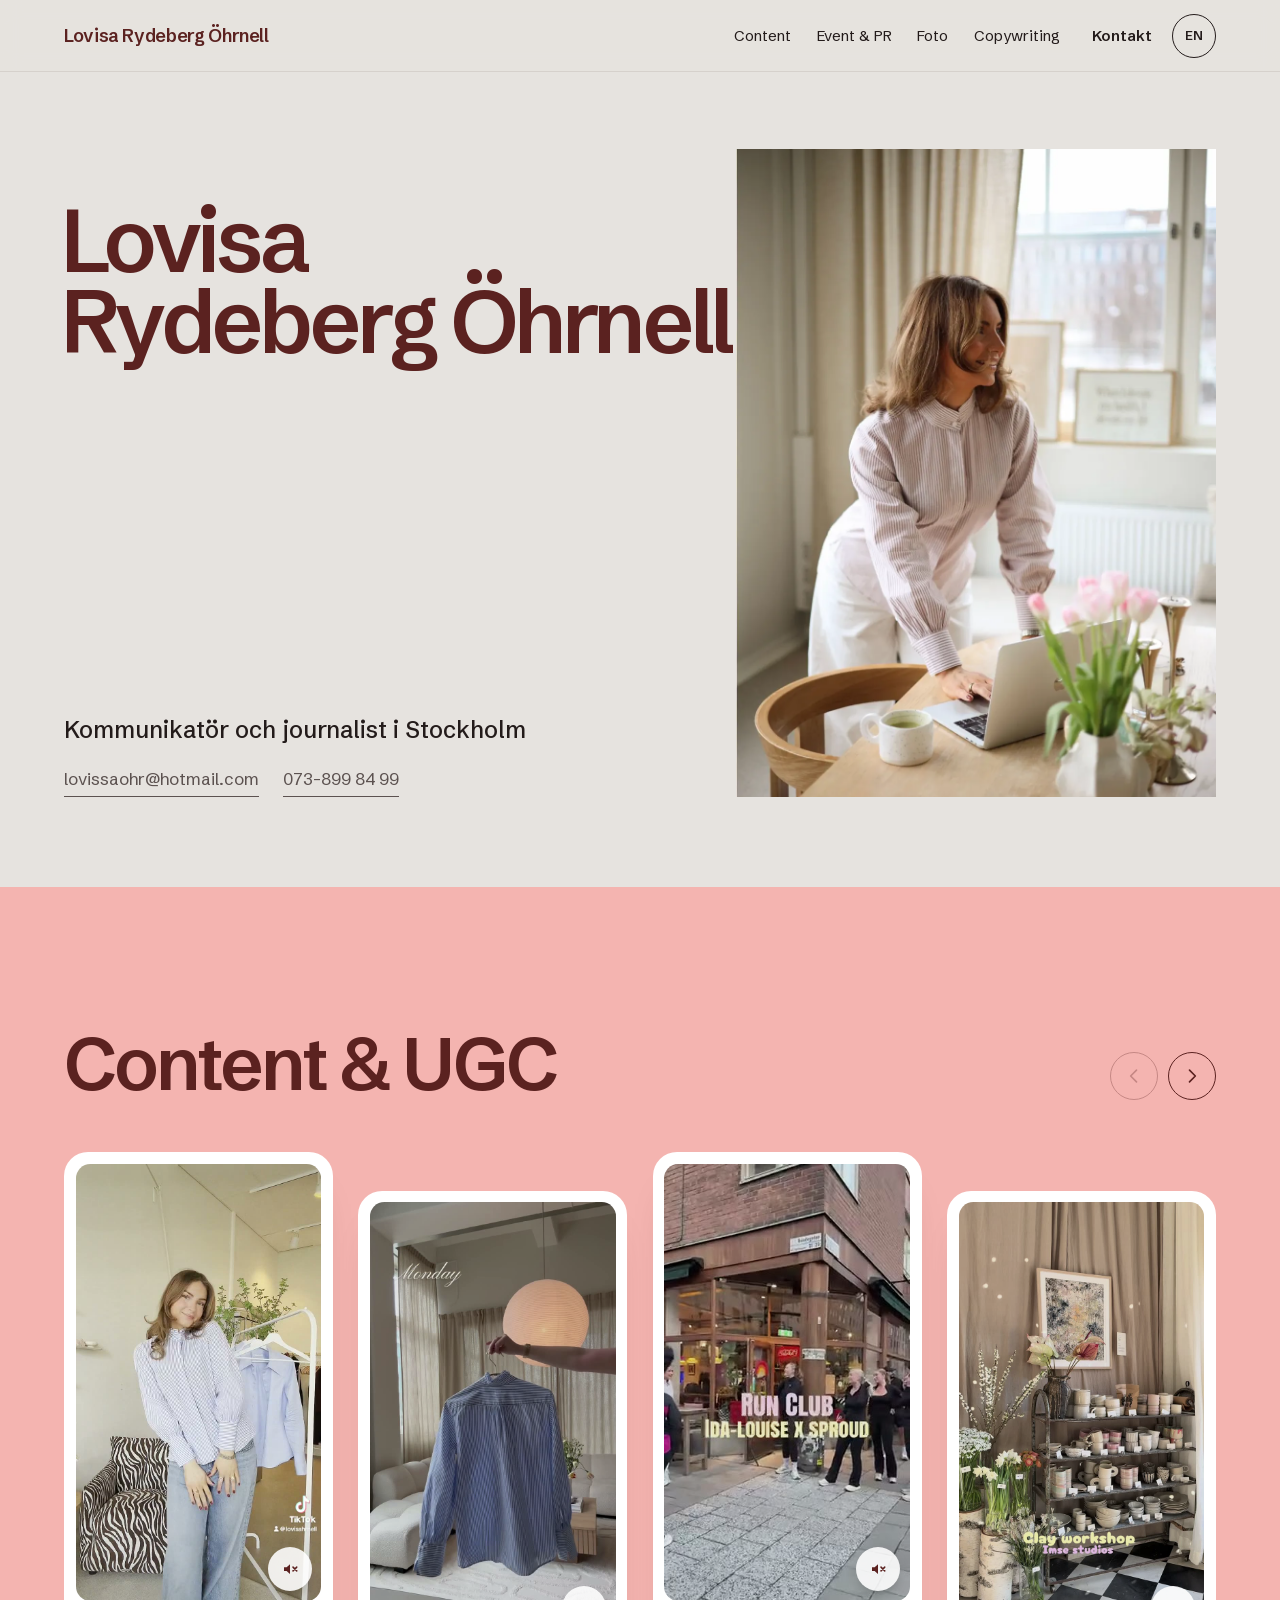
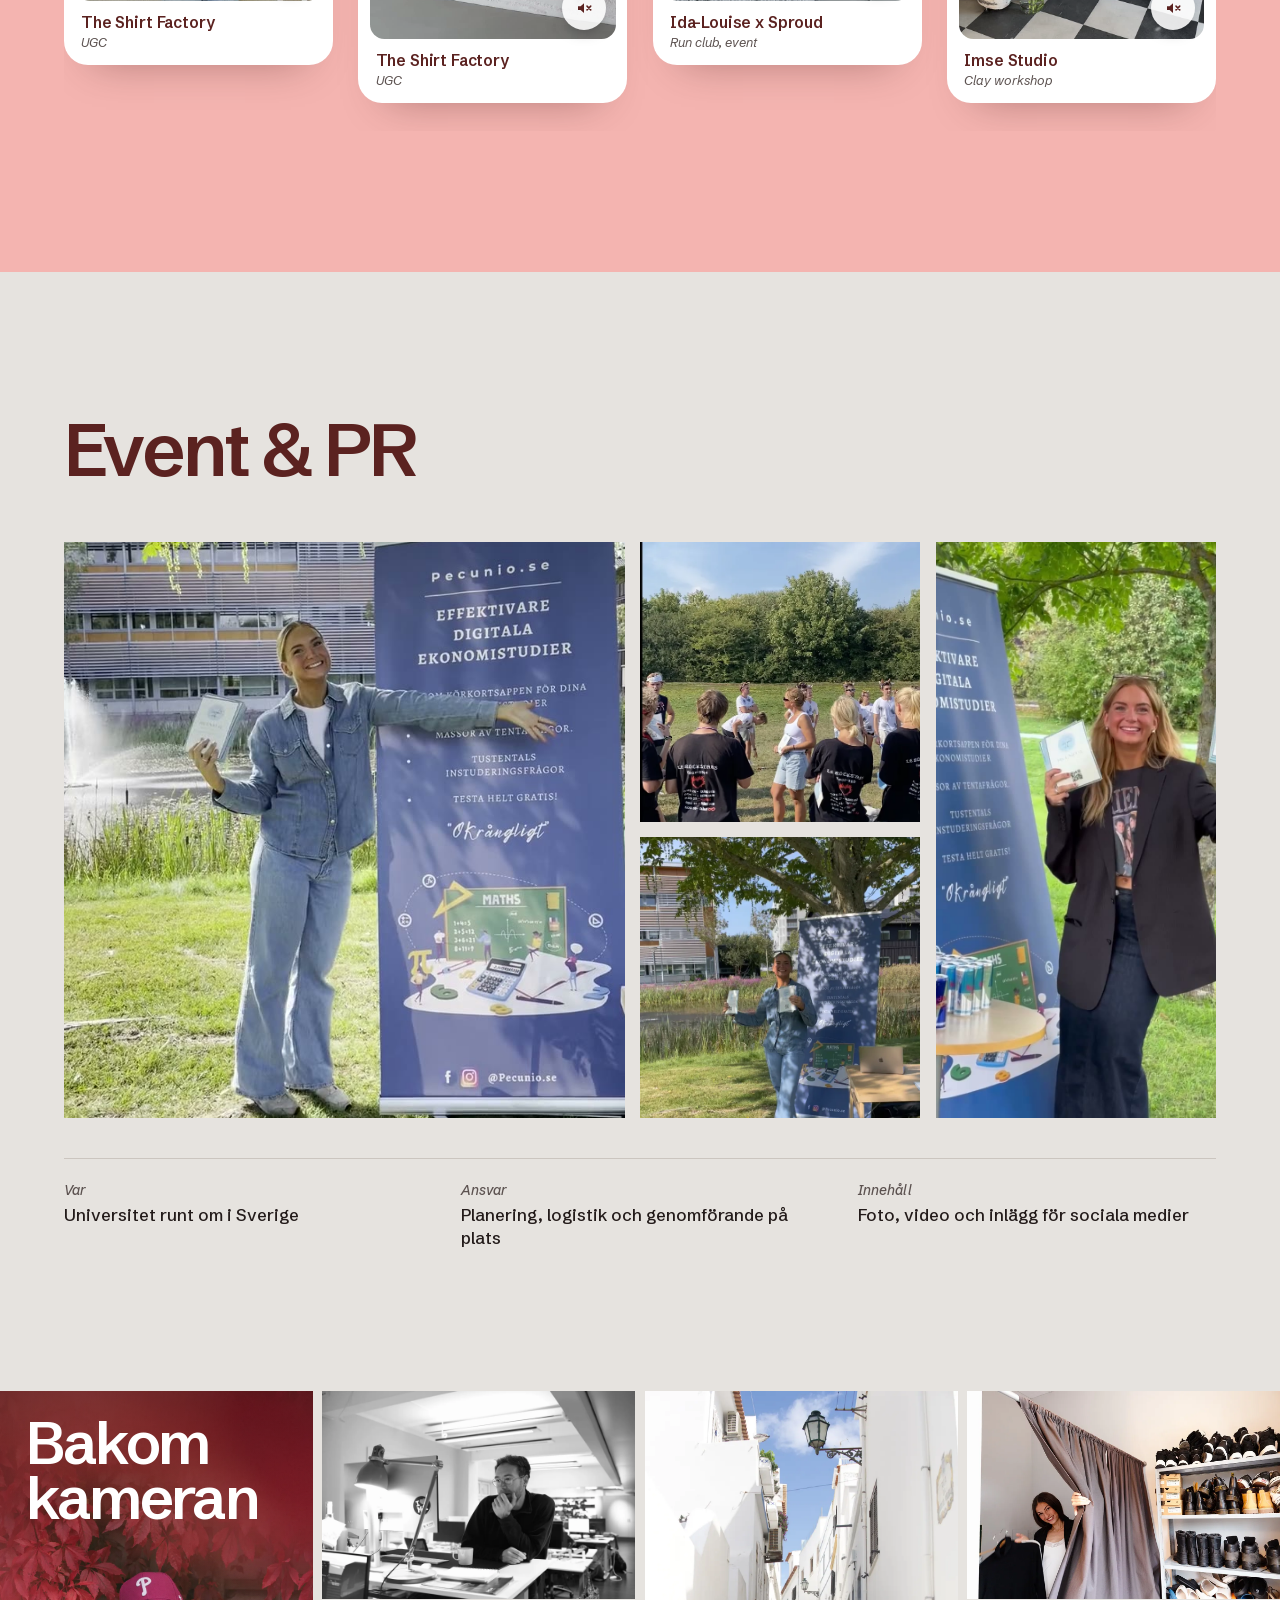
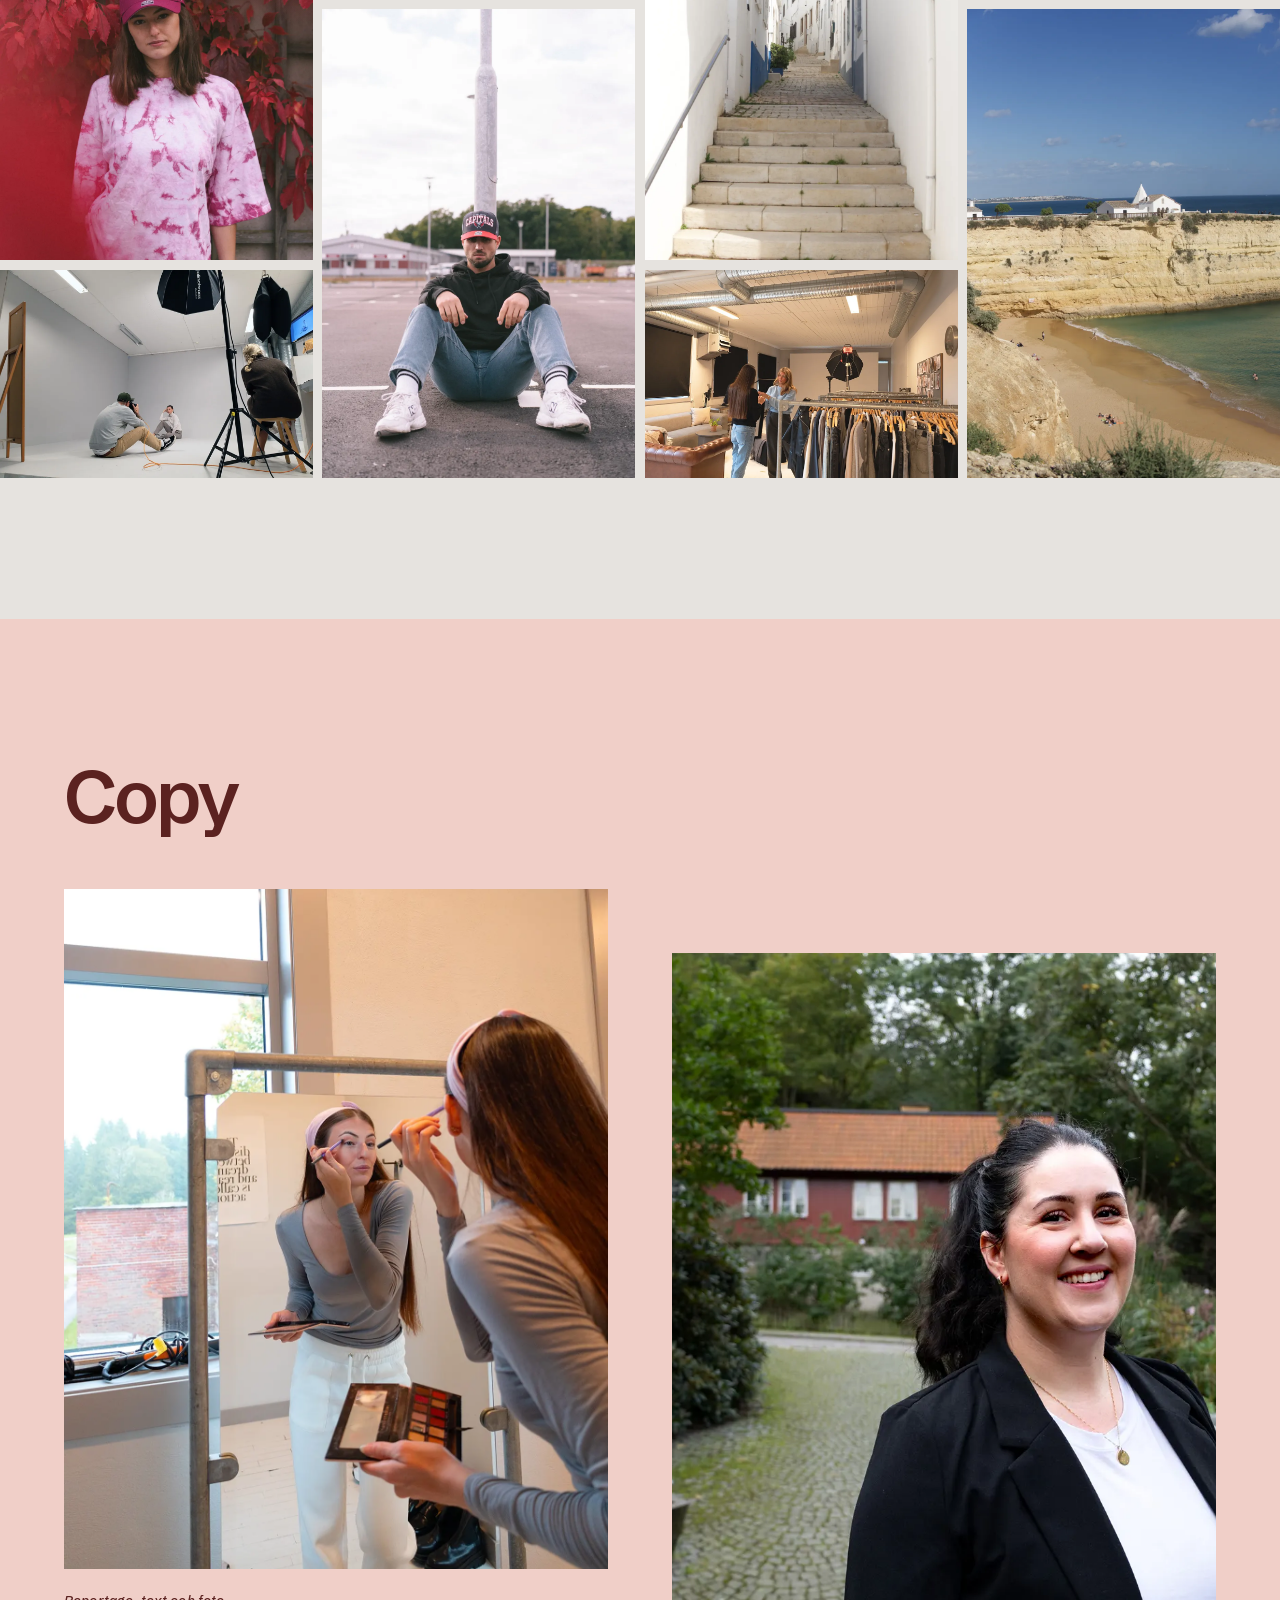
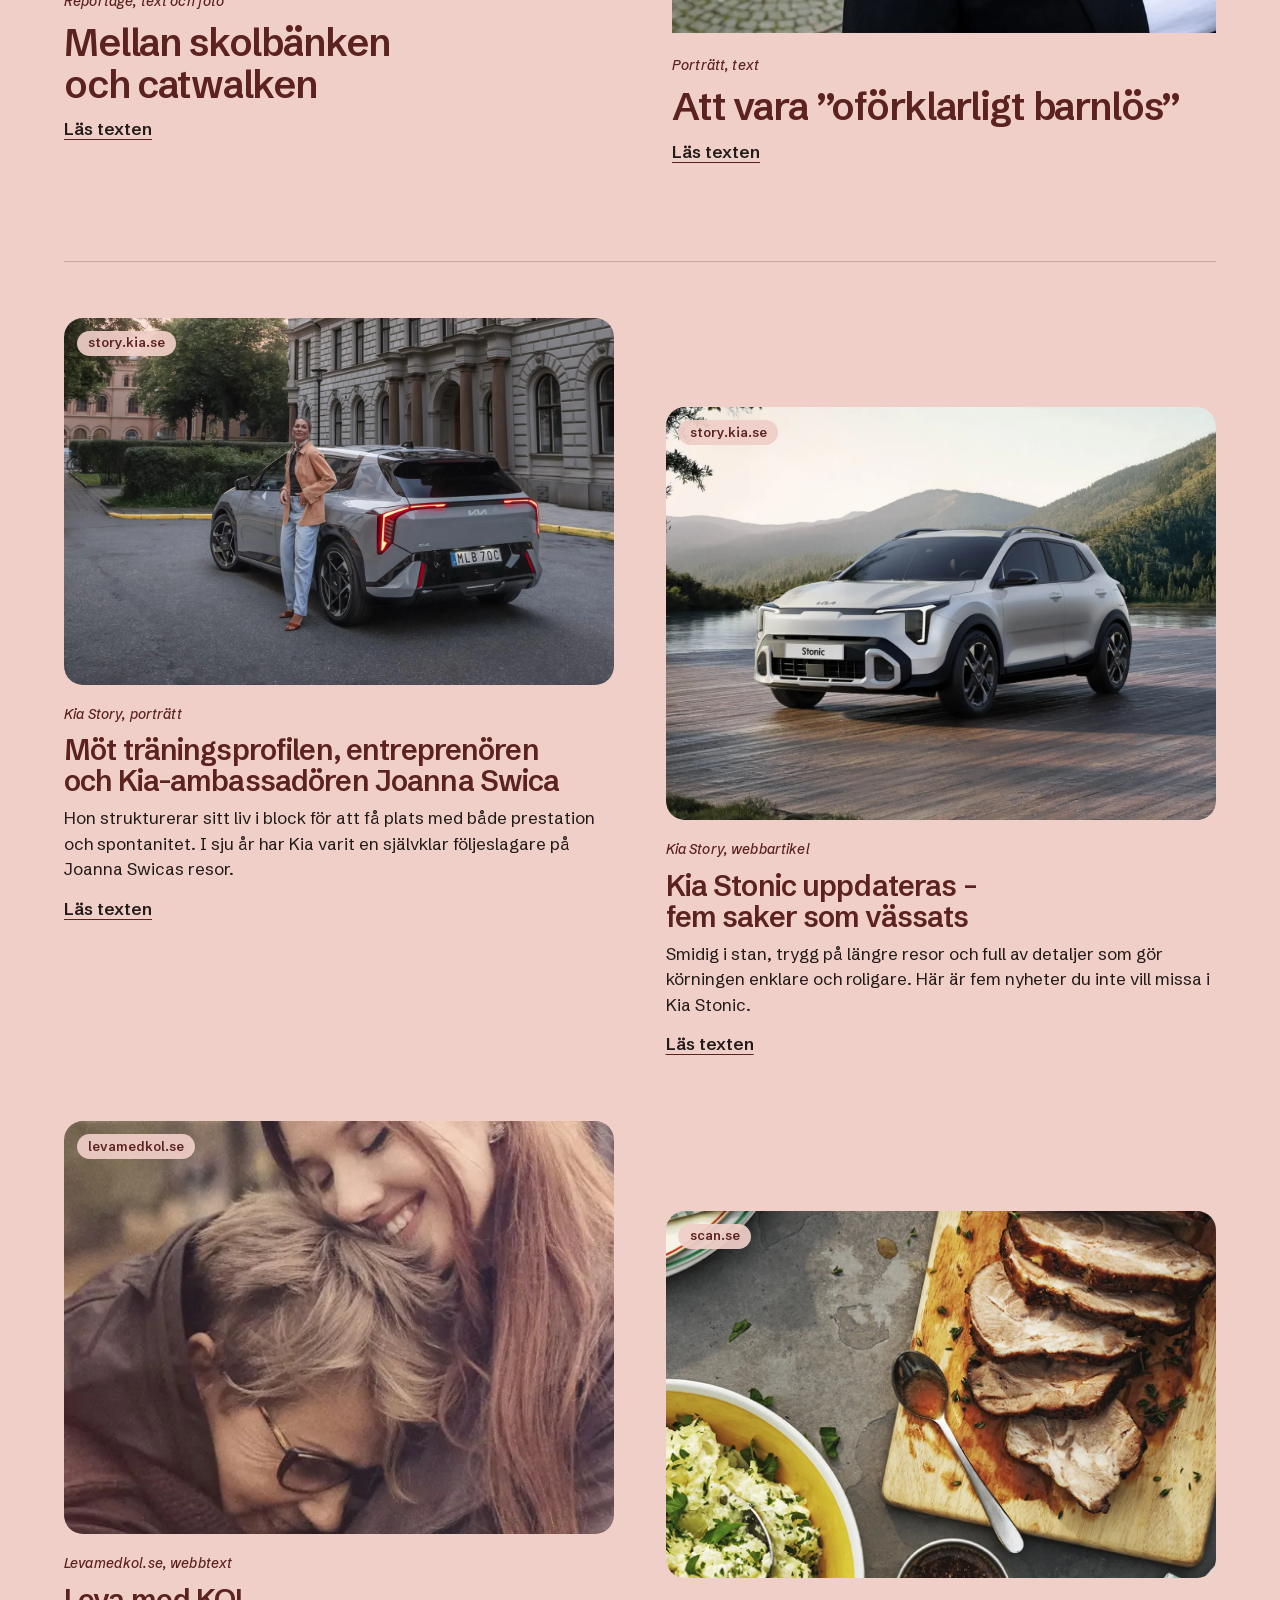
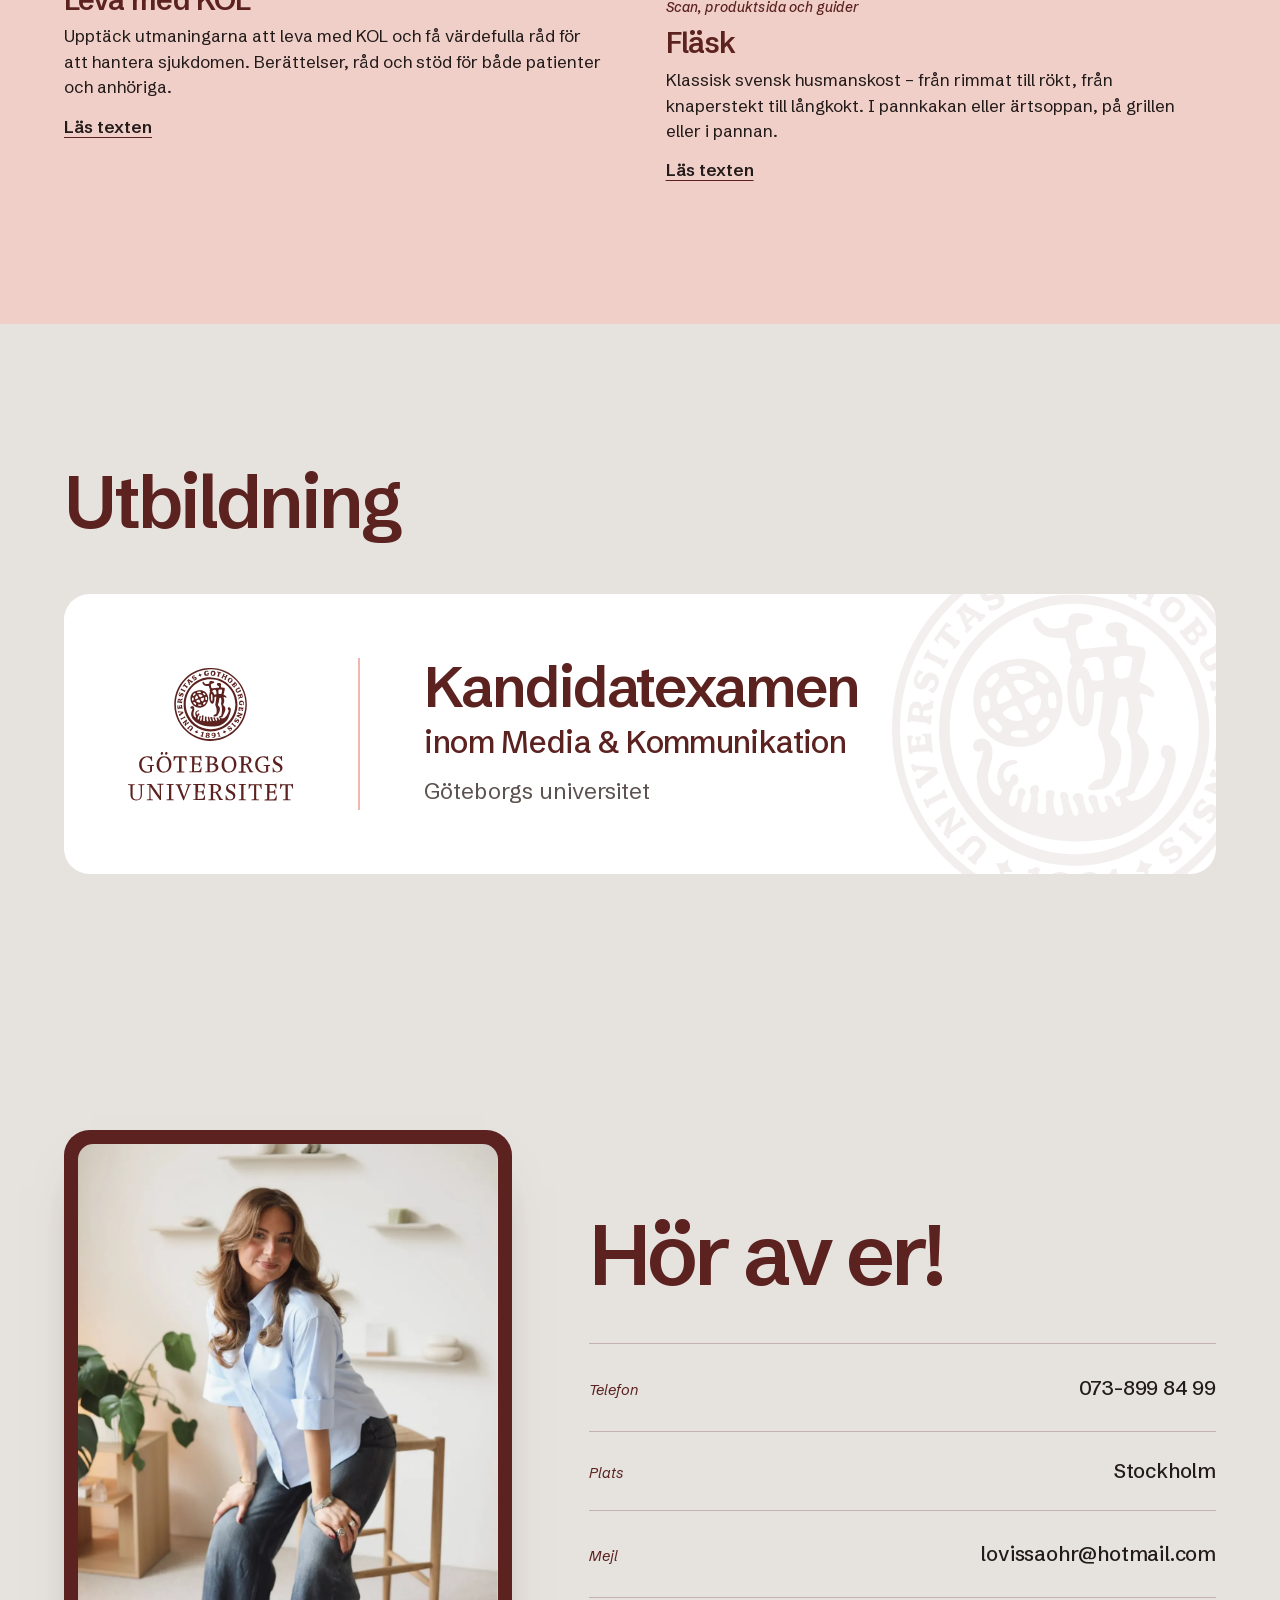
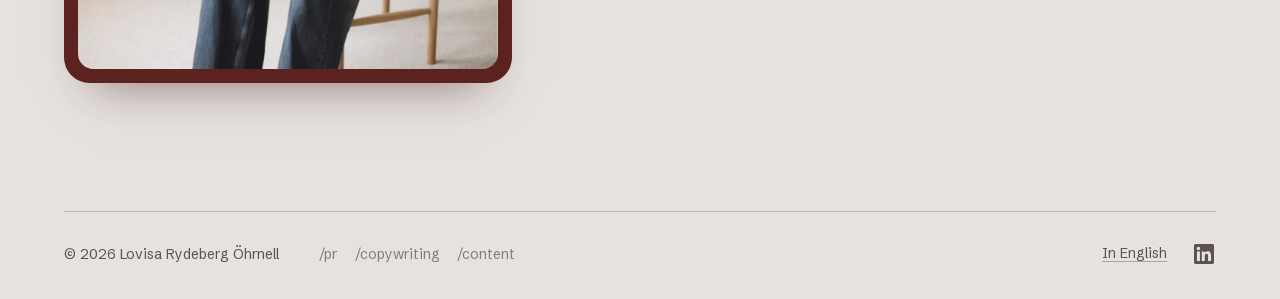
<file: lovisadocs/index.html>
<!doctype html>
<html lang="sv">
<head>
  <meta charset="utf-8">
  <meta name="viewport" content="width=device-width, initial-scale=1">
  <title>Lovisa Rydeberg Öhrnell – Kommunikatör och journalist i Stockholm</title>
  <meta name="description" content="Pigg journalist i början av karriären men med gasen i botten. Glad, alert och med en hunger för att lära mig nya saker.">
  <meta name="robots" content="noindex, nofollow">

  <meta property="og:title" content="Lovisa Rydeberg Öhrnell – Kommunikatör och journalist i Stockholm">
  <meta property="og:description" content="Pigg journalist i början av karriären men med gasen i botten. Glad, alert och med en hunger för att lära mig nya saker.">
  <meta property="og:image" content="https://lovisadocs.se/media/lovisa-laptop.webp">
  <meta name="theme-color" content="#e6e3df">
  <link rel="icon" href="./media/favicon.svg" type="image/svg+xml">
  <link rel="preload" href="./fonts/schibsted.woff2" as="font" type="font/woff2" crossorigin>
  <link rel="stylesheet" href="./style.css">
</head>
<body>
  <a class="hoppa" href="#innehall">Hoppa till innehållet</a>
  <header class="topp">
    <a class="logga" href="./">Lovisa<span class="logga-efternamn"> Rydeberg Öhrnell</span></a>
    <nav class="topp-nav" aria-label="Meny"><a href="#content">Content</a><a href="#event">Event &amp; PR</a><a href="#foto">Foto</a><a href="#text">Copywriting</a></nav>
    <div class="topp-hoger">
      <a class="topp-kontakt" href="#kontakt">Kontakt</a>
      <a class="sprak" href="./en/" hreflang="en" lang="en" aria-label="In English">EN</a>
    </div>
  </header>

  <main id="innehall">
    <section class="hero">
      <h1 class="hero-namn">
        <span class="hero-fornamn">Lovisa</span>
        <span class="hero-efternamn">Rydeberg Öhrnell</span>
      </h1>
      <figure class="hero-bild"><img src="./media/lovisa-laptop.webp" alt="" width="1001" height="1500"></figure>
      <div class="hero-fot">
        <p class="hero-roll">Kommunikatör och journalist i Stockholm</p>
        <p class="hero-lankar"><a href="mailto:lovissaohr@hotmail.com">lovissaohr@hotmail.com</a><a href="tel:+46738998499">073-899 84 99</a></p>
      </div>
    </section>

    <section class="del del-band del-ugc" id="content" aria-labelledby="ugc-r">
      <div class="inre">
        <div class="ugc-topp">
          <div id="ugc-r"><h2 class="rubrik">Content &amp; UGC</h2></div>
          <div class="ugc-knappar"><button class="ugc-knapp" type="button" data-riktning="-1" aria-label="Föregående videor"><svg viewBox="0 0 24 24" width="20" height="20" aria-hidden="true"><path d="M15 5l-7 7 7 7" fill="none" stroke="currentColor" stroke-width="2" stroke-linecap="round" stroke-linejoin="round"/></svg></button><button class="ugc-knapp" type="button" data-riktning="1" aria-label="Nästa videor"><svg viewBox="0 0 24 24" width="20" height="20" aria-hidden="true"><path d="M9 5l7 7-7 7" fill="none" stroke="currentColor" stroke-width="2" stroke-linecap="round" stroke-linejoin="round"/></svg></button></div>
        </div>
        <ul class="ugc-remsa" role="list" tabindex="0" aria-label="Videor, bläddra i sidled">
          <li class="ugc-kort"><figure class="ugc-ram">
            <div class="ugc-video">
              <video src="./media/shirt-factory-3.mp4" poster="./media/shirt-factory-3.jpg" muted playsinline preload="none" data-auto aria-label="The Shirt Factory, UGC"></video>
              <button class="ugc-ljud" type="button" aria-pressed="false" aria-label="Slå på ljud" data-pa="Slå på ljud" data-av="Stäng av ljud"><svg viewBox="0 0 24 24" width="18" height="18" aria-hidden="true" focusable="false"><path d="M4 9.5v5h3.5L12 18.5v-13L7.5 9.5H4Z" fill="currentColor"/><g class="ljud-av" fill="none" stroke="currentColor" stroke-width="2" stroke-linecap="round"><path d="m16 9.5 5 5M21 9.5l-5 5"/></g><g class="ljud-pa" fill="none" stroke="currentColor" stroke-width="2" stroke-linecap="round"><path d="M15.5 9a4 4 0 0 1 0 6M18 6.5a7.5 7.5 0 0 1 0 11"/></g></svg></button>
            </div>
            <figcaption><span class="ugc-kund">The Shirt Factory</span><span class="ugc-typ">UGC</span></figcaption>
          </figure></li>
          <li class="ugc-kort"><figure class="ugc-ram">
            <div class="ugc-video">
              <video src="./media/skjortor-veckan.mp4" poster="./media/skjortor-veckan.jpg" muted playsinline preload="none" data-auto aria-label="The Shirt Factory, UGC"></video>
              <button class="ugc-ljud" type="button" aria-pressed="false" aria-label="Slå på ljud" data-pa="Slå på ljud" data-av="Stäng av ljud"><svg viewBox="0 0 24 24" width="18" height="18" aria-hidden="true" focusable="false"><path d="M4 9.5v5h3.5L12 18.5v-13L7.5 9.5H4Z" fill="currentColor"/><g class="ljud-av" fill="none" stroke="currentColor" stroke-width="2" stroke-linecap="round"><path d="m16 9.5 5 5M21 9.5l-5 5"/></g><g class="ljud-pa" fill="none" stroke="currentColor" stroke-width="2" stroke-linecap="round"><path d="M15.5 9a4 4 0 0 1 0 6M18 6.5a7.5 7.5 0 0 1 0 11"/></g></svg></button>
            </div>
            <figcaption><span class="ugc-kund">The Shirt Factory</span><span class="ugc-typ">UGC</span></figcaption>
          </figure></li>
          <li class="ugc-kort"><figure class="ugc-ram">
            <div class="ugc-video">
              <video src="./media/run-club-sproud.mp4" poster="./media/run-club-sproud.jpg" muted playsinline preload="none" data-auto aria-label="Ida-Louise x Sproud, Run club, event"></video>
              <button class="ugc-ljud" type="button" aria-pressed="false" aria-label="Slå på ljud" data-pa="Slå på ljud" data-av="Stäng av ljud"><svg viewBox="0 0 24 24" width="18" height="18" aria-hidden="true" focusable="false"><path d="M4 9.5v5h3.5L12 18.5v-13L7.5 9.5H4Z" fill="currentColor"/><g class="ljud-av" fill="none" stroke="currentColor" stroke-width="2" stroke-linecap="round"><path d="m16 9.5 5 5M21 9.5l-5 5"/></g><g class="ljud-pa" fill="none" stroke="currentColor" stroke-width="2" stroke-linecap="round"><path d="M15.5 9a4 4 0 0 1 0 6M18 6.5a7.5 7.5 0 0 1 0 11"/></g></svg></button>
            </div>
            <figcaption><span class="ugc-kund">Ida-Louise x Sproud</span><span class="ugc-typ">Run club, event</span></figcaption>
          </figure></li>
          <li class="ugc-kort"><figure class="ugc-ram">
            <div class="ugc-video">
              <video src="./media/imse-clay-workshop.mp4" poster="./media/imse-clay-workshop.jpg" muted playsinline preload="none" data-auto aria-label="Imse Studio, Clay workshop"></video>
              <button class="ugc-ljud" type="button" aria-pressed="false" aria-label="Slå på ljud" data-pa="Slå på ljud" data-av="Stäng av ljud"><svg viewBox="0 0 24 24" width="18" height="18" aria-hidden="true" focusable="false"><path d="M4 9.5v5h3.5L12 18.5v-13L7.5 9.5H4Z" fill="currentColor"/><g class="ljud-av" fill="none" stroke="currentColor" stroke-width="2" stroke-linecap="round"><path d="m16 9.5 5 5M21 9.5l-5 5"/></g><g class="ljud-pa" fill="none" stroke="currentColor" stroke-width="2" stroke-linecap="round"><path d="M15.5 9a4 4 0 0 1 0 6M18 6.5a7.5 7.5 0 0 1 0 11"/></g></svg></button>
            </div>
            <figcaption><span class="ugc-kund">Imse Studio</span><span class="ugc-typ">Clay workshop</span></figcaption>
          </figure></li>
          <li class="ugc-kort"><figure class="ugc-ram">
            <div class="ugc-video">
              <video src="./media/shirt-factory-2.mp4" poster="./media/shirt-factory-2.jpg" muted playsinline preload="none" data-auto aria-label="The Shirt Factory, UGC"></video>
              <button class="ugc-ljud" type="button" aria-pressed="false" aria-label="Slå på ljud" data-pa="Slå på ljud" data-av="Stäng av ljud"><svg viewBox="0 0 24 24" width="18" height="18" aria-hidden="true" focusable="false"><path d="M4 9.5v5h3.5L12 18.5v-13L7.5 9.5H4Z" fill="currentColor"/><g class="ljud-av" fill="none" stroke="currentColor" stroke-width="2" stroke-linecap="round"><path d="m16 9.5 5 5M21 9.5l-5 5"/></g><g class="ljud-pa" fill="none" stroke="currentColor" stroke-width="2" stroke-linecap="round"><path d="M15.5 9a4 4 0 0 1 0 6M18 6.5a7.5 7.5 0 0 1 0 11"/></g></svg></button>
            </div>
            <figcaption><span class="ugc-kund">The Shirt Factory</span><span class="ugc-typ">UGC</span></figcaption>
          </figure></li>
        </ul>
      </div>
    </section>

    <section class="del del-event" id="event" aria-labelledby="event-r">
      <div id="event-r"><h2 class="rubrik">Event &amp; PR</h2></div>
      <!-- Texten (k.event.text, kund, fakta) är borttagen 2026-11-16; finns kvar i innehall.mjs. -->
      <div class="event-kollage">
        <figure class="event-media event-media-1"><video style="object-position:38% 55%" src="./media/event-skylt.mp4" poster="./media/event-skylt.jpg" autoplay muted loop playsinline preload="metadata" aria-label="Lovisa pekar på Pecunio-skylten vid montern på campus" data-loop></video></figure>
        <figure class="event-media event-media-2"><video src="./media/event-monter-lovisa.mp4" poster="./media/event-monter-lovisa.jpg" autoplay muted loop playsinline preload="metadata" aria-label="Lovisa visar upp häften vid Pecunio-montern" data-loop></video></figure>
        <figure class="event-media event-media-3"><img src="./media/event-lek.webp" alt="Lovisa leder en lek med studenter på en gräsplan" loading="lazy"></figure>
        <figure class="event-media event-media-4"><img src="./media/event-monter.webp" alt="Pecunio-montern vid en damm på ett campus" loading="lazy"></figure>
      </div>
      <dl class="event-fakta"><div><dt class="etikett">Var</dt><dd>Universitet runt om i Sverige</dd></div><div><dt class="etikett">Ansvar</dt><dd>Planering, logistik och genomförande på plats</dd></div><div><dt class="etikett">Innehåll</dt><dd>Foto, video och inlägg för sociala medier</dd></div></dl>
    </section>

    <section class="del del-foto" id="foto" aria-labelledby="foto-r">
      <div class="foto-grid">
        <div class="foto-kol"><figure class="foto foto-hog foto-forsta"><img src="./media/foto-keps-rosa.webp" alt="Porträtt i rosa keps framför röda vinrankor" loading="lazy"><h2 class="foto-rubrik" id="foto-r">Bakom kameran</h2></figure><figure class="foto foto-bred"><img src="./media/lager157-studio.webp" alt="Fotografering i studion hos Lager 157" loading="lazy"></figure></div>
        <div class="foto-kol"><figure class="foto foto-bred"><img src="./media/foto-kontor-svartvit.webp" alt="Svartvitt porträtt av en man vid sitt skrivbord" loading="lazy"></figure><figure class="foto foto-hog"><img src="./media/foto-keps-parkering.webp" alt="Man i keps sitter mot en lyktstolpe på en parkering" loading="lazy"></figure></div>
        <div class="foto-kol"><figure class="foto foto-hog"><img src="./media/foto-grand.webp" alt="Vit gränd med trappa i Portugal" loading="lazy"></figure><figure class="foto foto-bred"><img src="./media/lager157-kladstang.webp" alt="Stylist och modell vid klädstängerna hos Lager 157" loading="lazy"></figure></div>
        <div class="foto-kol"><figure class="foto foto-bred"><img src="./media/lager157-draperi.webp" alt="Modell tittar fram bakom ett draperi vid skohyllan" loading="lazy"></figure><figure class="foto foto-hog"><img src="./media/foto-klippa.webp" alt="Kapell på en klippa ovanför en vik" loading="lazy"></figure></div>
      </div>
    </section>

    <section class="del del-band del-text" id="text" aria-labelledby="text-r">
      <div class="inre">
        <div id="text-r"><h2 class="rubrik">Copy</h2></div>
        <div class="text-stora">
        <a class="text-stor" href="./texter/mellan-skolbanken-och-catwalken/">
          <img src="./media/lager157-spegel.webp" alt="" loading="lazy">
          <span class="etikett">Reportage, text och foto</span>
          <span class="text-titel">Mellan skolbänken och catwalken</span>
          <span class="text-las">Läs texten</span>
        </a>
        <a class="text-stor" href="./texter/oforklarligt-barnlos/">
          <img src="./media/ivf-natalie.webp" alt="" loading="lazy">
          <span class="etikett">Porträtt, text</span>
          <span class="text-titel">Att vara ”oförklarligt barnlös”</span>
          <span class="text-las">Läs texten</span>
        </a>
        </div>
        <ul class="text-kort-lista" role="list">
          <li class="text-kort text-kort-1"><a class="text-forhand" href="https://story.kia.se/kia-ambassadoren-joanna-swica" target="_blank" rel="noopener">
            <span class="text-forhand-bild"><img src="./media/text-kia-swica.webp" alt="" loading="lazy" style="object-position:50% 50%"><span class="text-doman">story.kia.se</span></span>
            <span class="etikett">Kia Story, porträtt</span>
            <span class="text-titel">Möt träningsprofilen, entreprenören och Kia-ambassadören Joanna Swica</span>
            <span class="text-utdrag">Hon strukturerar sitt liv i block för att få plats med både prestation och spontanitet. I sju år har Kia varit en självklar följeslagare på Joanna Swicas resor.</span>
            <span class="text-las">Läs texten<span class="dold"> (öppnas i ny flik)</span></span>
          </a></li>
          <li class="text-kort text-kort-2"><a class="text-forhand" href="https://story.kia.se/kia-stonic-uppdateras-fem-saker-som-vassats" target="_blank" rel="noopener">
            <span class="text-forhand-bild"><img src="./media/text-kia-stonic.webp" alt="" loading="lazy" style="object-position:50% 60%"><span class="text-doman">story.kia.se</span></span>
            <span class="etikett">Kia Story, webbartikel</span>
            <span class="text-titel">Kia Stonic uppdateras – fem saker som vässats</span>
            <span class="text-utdrag">Smidig i stan, trygg på längre resor och full av detaljer som gör körningen enklare och roligare. Här är fem nyheter du inte vill missa i Kia Stonic.</span>
            <span class="text-las">Läs texten<span class="dold"> (öppnas i ny flik)</span></span>
          </a></li>
          <li class="text-kort text-kort-3"><a class="text-forhand" href="https://www.levamedkol.se/leva-med-kol/" target="_blank" rel="noopener">
            <span class="text-forhand-bild"><img src="./media/text-kol.webp" alt="" loading="lazy" style="object-position:78% 40%"><span class="text-doman">levamedkol.se</span></span>
            <span class="etikett">Levamedkol.se, webbtext</span>
            <span class="text-titel">Leva med KOL</span>
            <span class="text-utdrag">Upptäck utmaningarna att leva med KOL och få värdefulla råd för att hantera sjukdomen. Berättelser, råd och stöd för både patienter och anhöriga.</span>
            <span class="text-las">Läs texten<span class="dold"> (öppnas i ny flik)</span></span>
          </a></li>
          <li class="text-kort text-kort-4"><a class="text-forhand" href="https://www.scan.se/vara-produkter/flask/" target="_blank" rel="noopener">
            <span class="text-forhand-bild"><img src="./media/text-scan.webp" alt="" loading="lazy" style="object-position:50% 45%"><span class="text-doman">scan.se</span></span>
            <span class="etikett">Scan, produktsida och guider</span>
            <span class="text-titel">Fläsk</span>
            <span class="text-utdrag">Klassisk svensk husmanskost – från rimmat till rökt, från knaperstekt till långkokt. I pannkakan eller ärtsoppan, på grillen eller i pannan.</span>
            <span class="text-las">Läs texten<span class="dold"> (öppnas i ny flik)</span></span>
          </a></li>
        </ul>
      </div>
    </section>

    <section class="del del-utb" id="utbildning" aria-labelledby="utb-r">
      <div id="utb-r"><h2 class="rubrik">Utbildning</h2></div>
      <div class="utb-kort">
        <img class="utb-logga" src="./media/gu-logga.svg" alt="Göteborgs universitet" width="94" height="75">
        <div class="utb-examen">
          <p class="utb-titel">Kandidatexamen</p>
          <p class="utb-amne">inom Media &amp; Kommunikation</p>
          <p class="utb-var">Göteborgs universitet</p>
          
        </div>
        <img class="utb-sigill" src="./media/gu-sigill.svg" alt="" aria-hidden="true">
      </div>
    </section>

  </main>

  <footer class="fot" id="kontakt" aria-labelledby="kontakt-r">
    <div class="fot-topp">
      <div class="fot-ram"><img class="fot-bild" src="./media/lovisa-pall.webp" alt="Lovisa Rydeberg Öhrnell" loading="lazy" width="1120" height="1500"></div>
      <div class="fot-innehall">
    <h2 class="fot-rubrik" id="kontakt-r">Hör av er!</h2>
    <ul class="fot-kontakt" role="list">
      <li><span class="fot-etikett">Telefon</span><a href="tel:+46738998499">073-899 84 99</a></li>
      <li><span class="fot-etikett">Plats</span><span>Stockholm</span></li>
      <li><span class="fot-etikett">Mejl</span><a href="mailto:lovissaohr@hotmail.com">lovissaohr@hotmail.com</a></li>
    </ul>
      </div>
    </div>
    <div class="fot-rad">
      <p>© 2026 Lovisa Rydeberg Öhrnell</p>
      <nav class="fot-spar" aria-label="Fokuserade versioner"><a href="./pr/">/pr</a><a href="./copywriting/">/copywriting</a><a href="./content/">/content</a></nav>
      <div class="fot-hoger">
        <a href="./en/" hreflang="en" lang="en">In English</a>
        <a class="fot-ikon" href="https://www.linkedin.com/in/lovisa-rydeberg-%C3%B6hrnell-b14113206/" target="_blank" rel="noopener" aria-label="LinkedIn (öppnas i ny flik)"><svg viewBox="0 0 24 24" width="20" height="20" aria-hidden="true" focusable="false"><path fill="currentColor" d="M20.45 20.45h-3.56v-5.57c0-1.33-.02-3.04-1.85-3.04-1.86 0-2.14 1.45-2.14 2.94v5.67H9.34V9h3.42v1.56h.05c.48-.9 1.64-1.85 3.37-1.85 3.6 0 4.27 2.37 4.27 5.46v6.28ZM5.34 7.43a2.06 2.06 0 1 1 0-4.13 2.06 2.06 0 0 1 0 4.13ZM7.12 20.45H3.56V9h3.56v11.45ZM22.22 0H1.77C.79 0 0 .77 0 1.73v20.54C0 23.23.79 24 1.77 24h20.45c.98 0 1.78-.77 1.78-1.73V1.73C24 .77 23.2 0 22.22 0Z"/></svg></a>
      </div>
    </div>
  </footer>
  <script src="./app.js" defer></script>
</body>
</html>
</file>
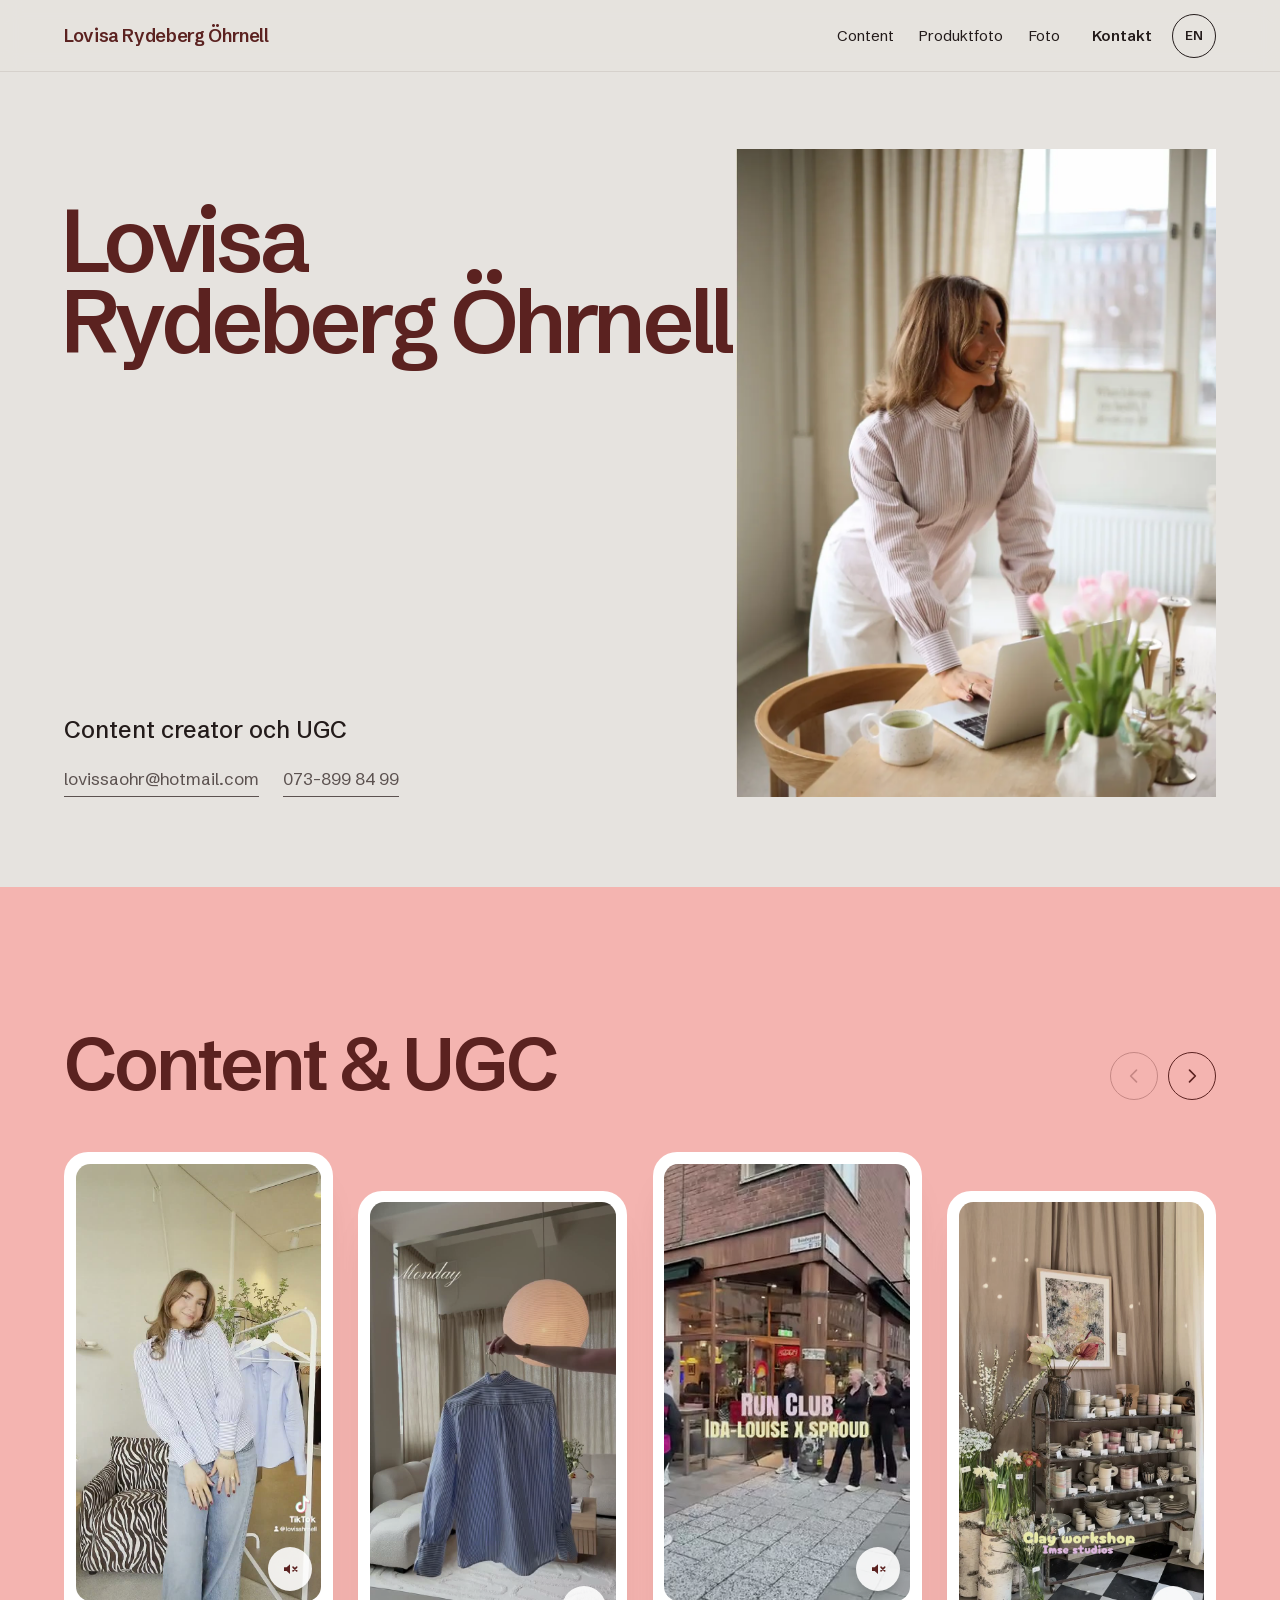
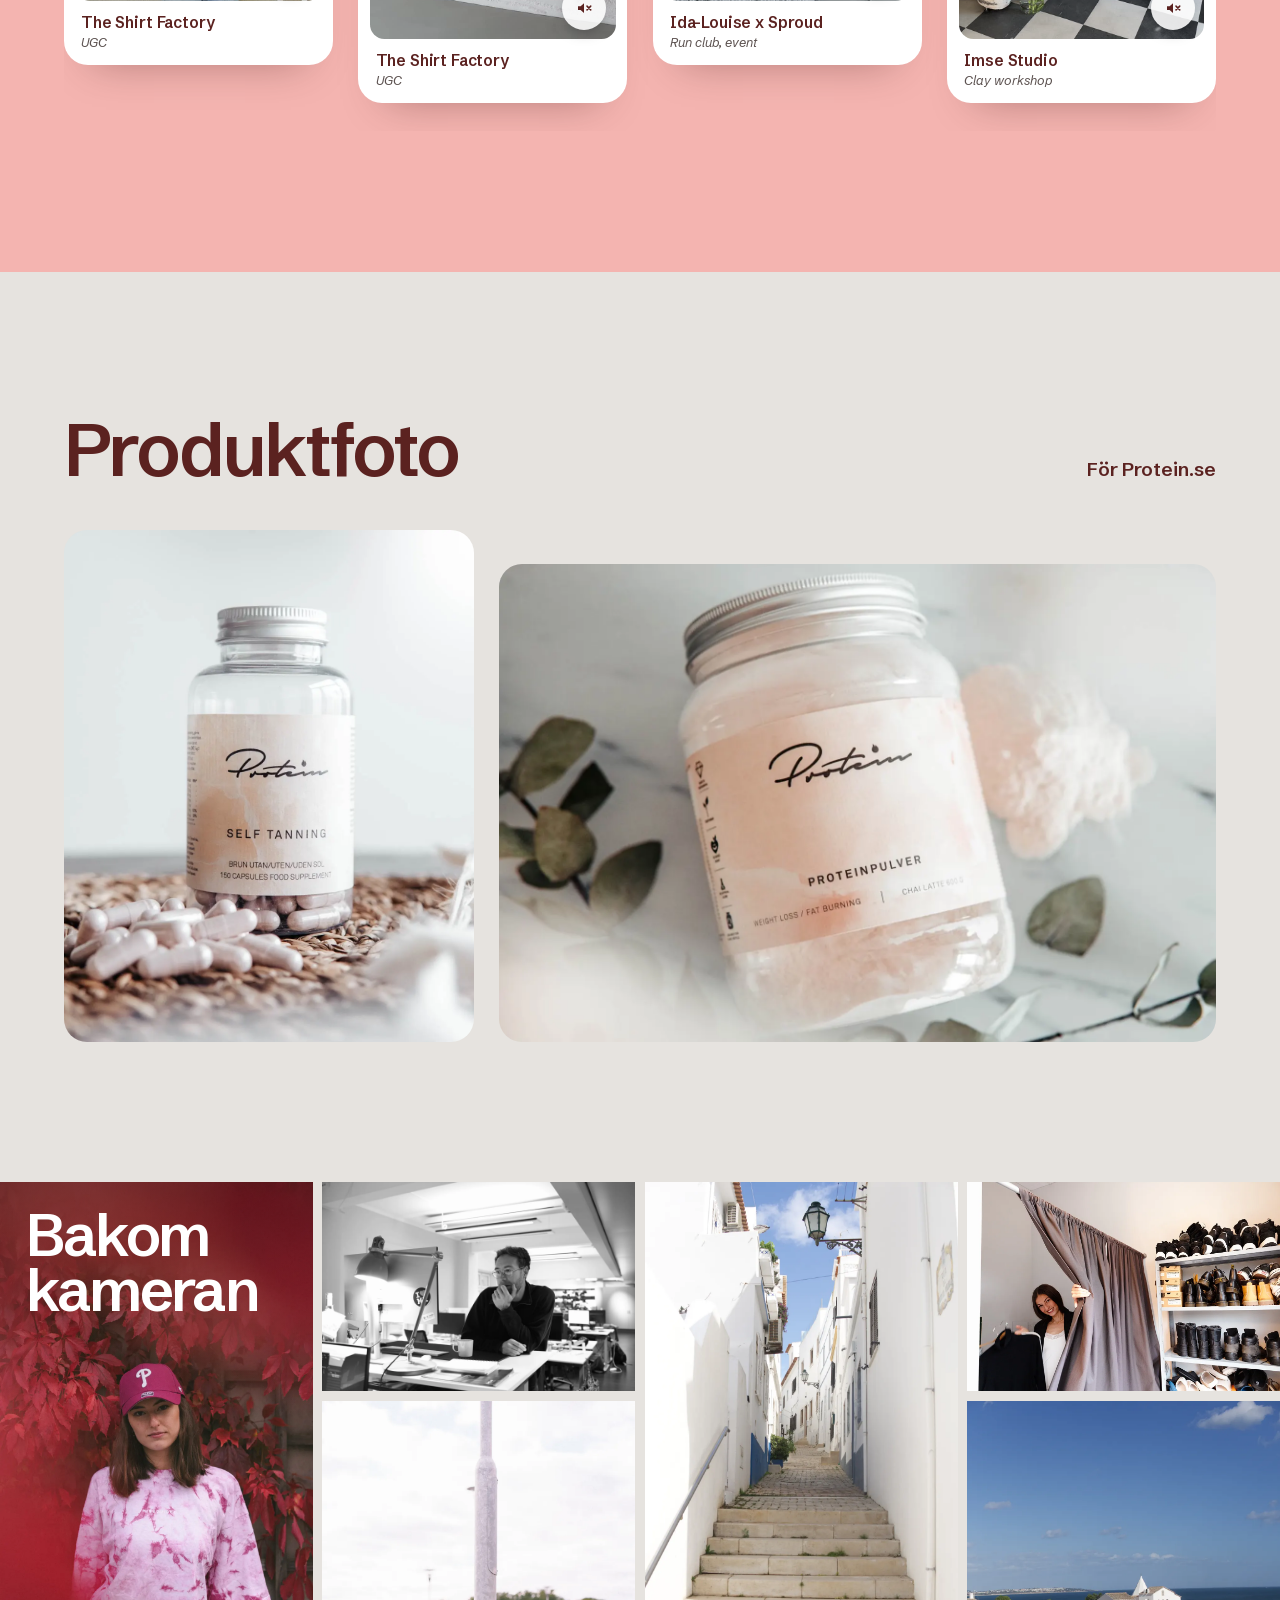
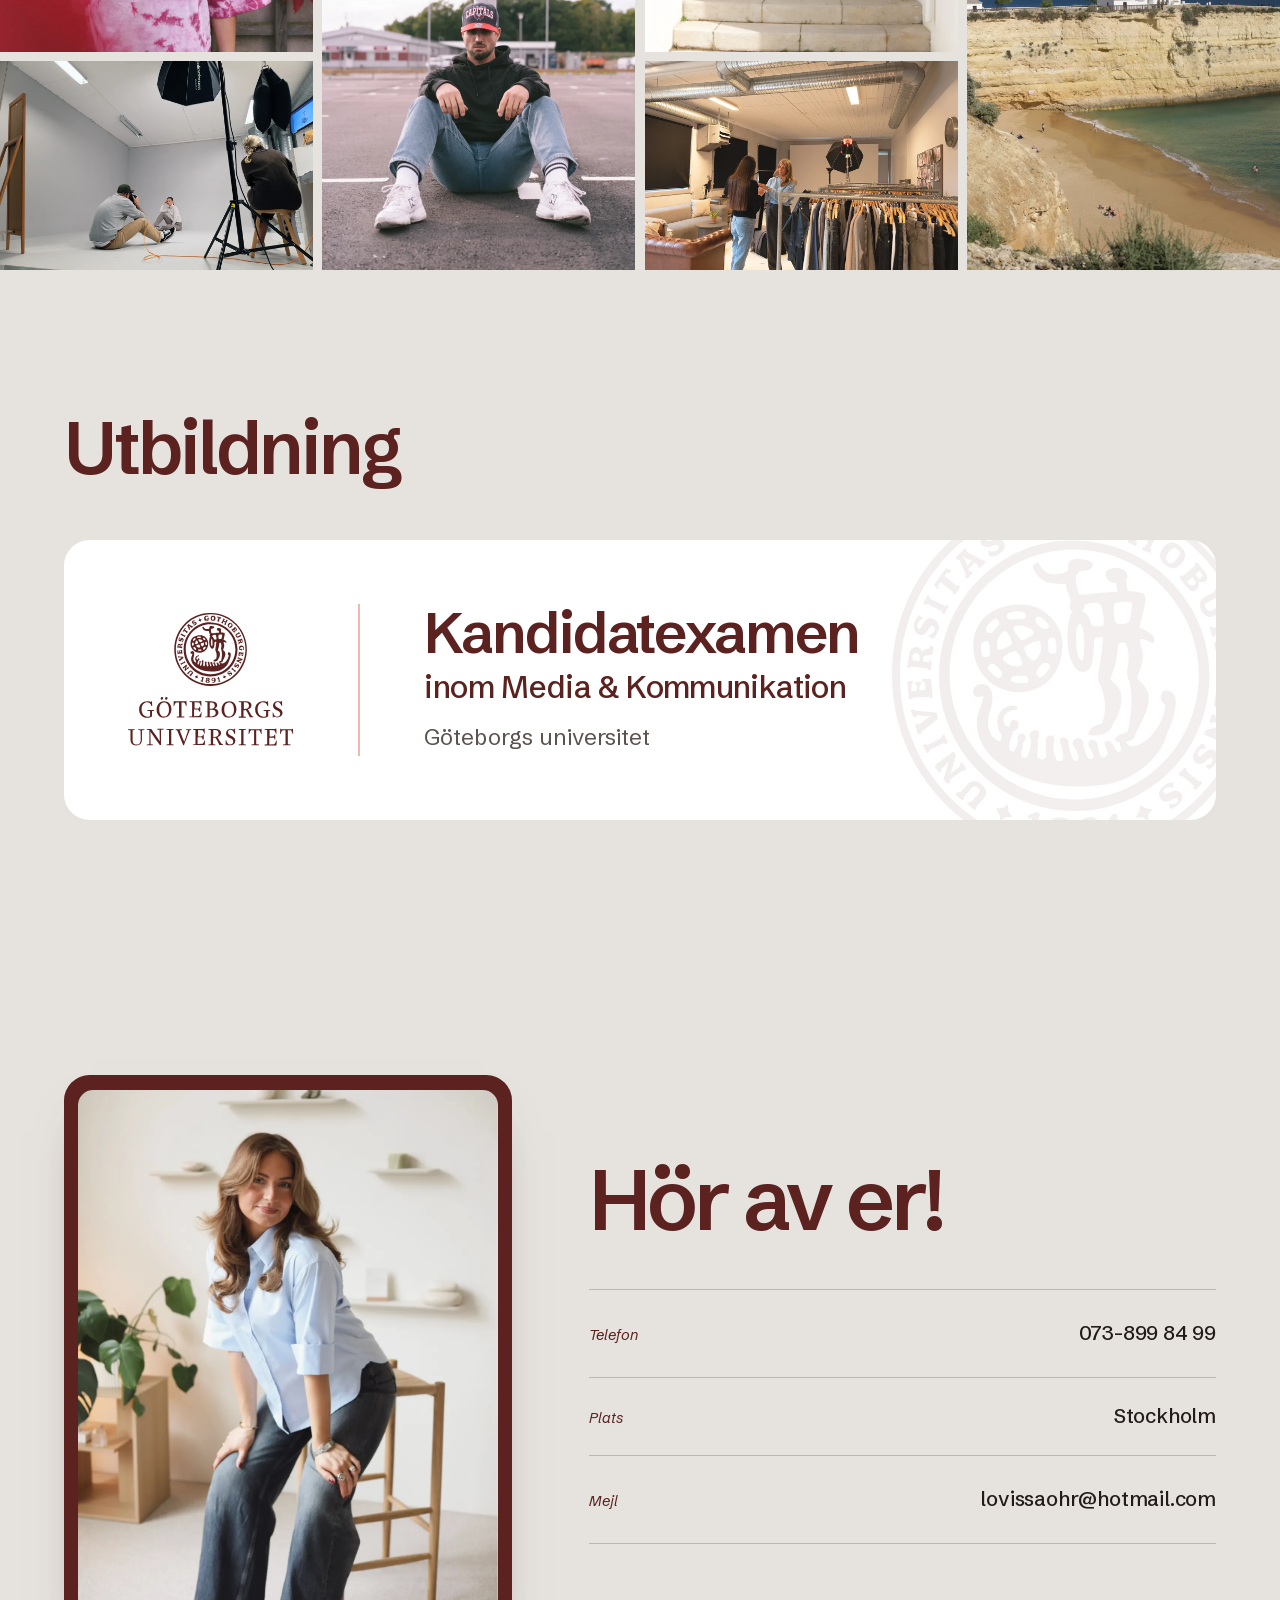
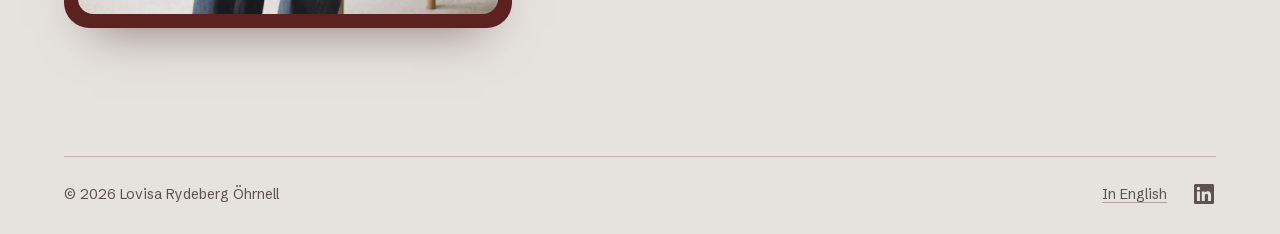
<file: lovisadocs/content/index.html>
<!doctype html>
<html lang="sv">
<head>
  <meta charset="utf-8">
  <meta name="viewport" content="width=device-width, initial-scale=1">
  <title>Lovisa Rydeberg Öhrnell – Content och UGC</title>
  <meta name="description" content="Jag skapar innehåll som känns äkta. UGC för varumärken, egen fotografering och redigering, och en TikTok som nådde en halv miljon visningar från ett tidigare okänt konto.">
  <meta name="robots" content="noindex, nofollow">

  <meta property="og:title" content="Lovisa Rydeberg Öhrnell – Content och UGC">
  <meta property="og:description" content="Jag skapar innehåll som känns äkta. UGC för varumärken, egen fotografering och redigering, och en TikTok som nådde en halv miljon visningar från ett tidigare okänt konto.">
  <meta property="og:image" content="https://lovisadocs.se/media/lovisa-laptop.webp">
  <meta name="theme-color" content="#e6e3df">
  <link rel="icon" href="../media/favicon.svg" type="image/svg+xml">
  <link rel="preload" href="../fonts/schibsted.woff2" as="font" type="font/woff2" crossorigin>
  <link rel="stylesheet" href="../style.css">
</head>
<body>
  <a class="hoppa" href="#innehall">Hoppa till innehållet</a>
  <header class="topp">
    <a class="logga" href="../content/">Lovisa<span class="logga-efternamn"> Rydeberg Öhrnell</span></a>
    <nav class="topp-nav" aria-label="Meny"><a href="#content">Content</a><a href="#produkt">Produktfoto</a><a href="#foto">Foto</a></nav>
    <div class="topp-hoger">
      <a class="topp-kontakt" href="#kontakt">Kontakt</a>
      <a class="sprak" href="../en/content/" hreflang="en" lang="en" aria-label="In English">EN</a>
    </div>
  </header>

  <main id="innehall">
    <section class="hero">
      <h1 class="hero-namn">
        <span class="hero-fornamn">Lovisa</span>
        <span class="hero-efternamn">Rydeberg Öhrnell</span>
      </h1>
      <figure class="hero-bild"><img src="../media/lovisa-laptop.webp" alt="" width="1001" height="1500"></figure>
      <div class="hero-fot">
        <p class="hero-roll">Content creator och UGC</p>
        <p class="hero-lankar"><a href="mailto:lovissaohr@hotmail.com">lovissaohr@hotmail.com</a><a href="tel:+46738998499">073-899 84 99</a></p>
      </div>
    </section>

    <section class="del del-band del-ugc" id="content" aria-labelledby="ugc-r">
      <div class="inre">
        <div class="ugc-topp">
          <div id="ugc-r"><h2 class="rubrik">Content &amp; UGC</h2></div>
          <div class="ugc-knappar"><button class="ugc-knapp" type="button" data-riktning="-1" aria-label="Föregående videor"><svg viewBox="0 0 24 24" width="20" height="20" aria-hidden="true"><path d="M15 5l-7 7 7 7" fill="none" stroke="currentColor" stroke-width="2" stroke-linecap="round" stroke-linejoin="round"/></svg></button><button class="ugc-knapp" type="button" data-riktning="1" aria-label="Nästa videor"><svg viewBox="0 0 24 24" width="20" height="20" aria-hidden="true"><path d="M9 5l7 7-7 7" fill="none" stroke="currentColor" stroke-width="2" stroke-linecap="round" stroke-linejoin="round"/></svg></button></div>
        </div>
        <ul class="ugc-remsa" role="list" tabindex="0" aria-label="Videor, bläddra i sidled">
          <li class="ugc-kort"><figure class="ugc-ram">
            <div class="ugc-video">
              <video src="../media/shirt-factory-3.mp4" poster="../media/shirt-factory-3.jpg" muted playsinline preload="none" data-auto aria-label="The Shirt Factory, UGC"></video>
              <button class="ugc-ljud" type="button" aria-pressed="false" aria-label="Slå på ljud" data-pa="Slå på ljud" data-av="Stäng av ljud"><svg viewBox="0 0 24 24" width="18" height="18" aria-hidden="true" focusable="false"><path d="M4 9.5v5h3.5L12 18.5v-13L7.5 9.5H4Z" fill="currentColor"/><g class="ljud-av" fill="none" stroke="currentColor" stroke-width="2" stroke-linecap="round"><path d="m16 9.5 5 5M21 9.5l-5 5"/></g><g class="ljud-pa" fill="none" stroke="currentColor" stroke-width="2" stroke-linecap="round"><path d="M15.5 9a4 4 0 0 1 0 6M18 6.5a7.5 7.5 0 0 1 0 11"/></g></svg></button>
            </div>
            <figcaption><span class="ugc-kund">The Shirt Factory</span><span class="ugc-typ">UGC</span></figcaption>
          </figure></li>
          <li class="ugc-kort"><figure class="ugc-ram">
            <div class="ugc-video">
              <video src="../media/skjortor-veckan.mp4" poster="../media/skjortor-veckan.jpg" muted playsinline preload="none" data-auto aria-label="The Shirt Factory, UGC"></video>
              <button class="ugc-ljud" type="button" aria-pressed="false" aria-label="Slå på ljud" data-pa="Slå på ljud" data-av="Stäng av ljud"><svg viewBox="0 0 24 24" width="18" height="18" aria-hidden="true" focusable="false"><path d="M4 9.5v5h3.5L12 18.5v-13L7.5 9.5H4Z" fill="currentColor"/><g class="ljud-av" fill="none" stroke="currentColor" stroke-width="2" stroke-linecap="round"><path d="m16 9.5 5 5M21 9.5l-5 5"/></g><g class="ljud-pa" fill="none" stroke="currentColor" stroke-width="2" stroke-linecap="round"><path d="M15.5 9a4 4 0 0 1 0 6M18 6.5a7.5 7.5 0 0 1 0 11"/></g></svg></button>
            </div>
            <figcaption><span class="ugc-kund">The Shirt Factory</span><span class="ugc-typ">UGC</span></figcaption>
          </figure></li>
          <li class="ugc-kort"><figure class="ugc-ram">
            <div class="ugc-video">
              <video src="../media/run-club-sproud.mp4" poster="../media/run-club-sproud.jpg" muted playsinline preload="none" data-auto aria-label="Ida-Louise x Sproud, Run club, event"></video>
              <button class="ugc-ljud" type="button" aria-pressed="false" aria-label="Slå på ljud" data-pa="Slå på ljud" data-av="Stäng av ljud"><svg viewBox="0 0 24 24" width="18" height="18" aria-hidden="true" focusable="false"><path d="M4 9.5v5h3.5L12 18.5v-13L7.5 9.5H4Z" fill="currentColor"/><g class="ljud-av" fill="none" stroke="currentColor" stroke-width="2" stroke-linecap="round"><path d="m16 9.5 5 5M21 9.5l-5 5"/></g><g class="ljud-pa" fill="none" stroke="currentColor" stroke-width="2" stroke-linecap="round"><path d="M15.5 9a4 4 0 0 1 0 6M18 6.5a7.5 7.5 0 0 1 0 11"/></g></svg></button>
            </div>
            <figcaption><span class="ugc-kund">Ida-Louise x Sproud</span><span class="ugc-typ">Run club, event</span></figcaption>
          </figure></li>
          <li class="ugc-kort"><figure class="ugc-ram">
            <div class="ugc-video">
              <video src="../media/imse-clay-workshop.mp4" poster="../media/imse-clay-workshop.jpg" muted playsinline preload="none" data-auto aria-label="Imse Studio, Clay workshop"></video>
              <button class="ugc-ljud" type="button" aria-pressed="false" aria-label="Slå på ljud" data-pa="Slå på ljud" data-av="Stäng av ljud"><svg viewBox="0 0 24 24" width="18" height="18" aria-hidden="true" focusable="false"><path d="M4 9.5v5h3.5L12 18.5v-13L7.5 9.5H4Z" fill="currentColor"/><g class="ljud-av" fill="none" stroke="currentColor" stroke-width="2" stroke-linecap="round"><path d="m16 9.5 5 5M21 9.5l-5 5"/></g><g class="ljud-pa" fill="none" stroke="currentColor" stroke-width="2" stroke-linecap="round"><path d="M15.5 9a4 4 0 0 1 0 6M18 6.5a7.5 7.5 0 0 1 0 11"/></g></svg></button>
            </div>
            <figcaption><span class="ugc-kund">Imse Studio</span><span class="ugc-typ">Clay workshop</span></figcaption>
          </figure></li>
          <li class="ugc-kort"><figure class="ugc-ram">
            <div class="ugc-video">
              <video src="../media/shirt-factory-2.mp4" poster="../media/shirt-factory-2.jpg" muted playsinline preload="none" data-auto aria-label="The Shirt Factory, UGC"></video>
              <button class="ugc-ljud" type="button" aria-pressed="false" aria-label="Slå på ljud" data-pa="Slå på ljud" data-av="Stäng av ljud"><svg viewBox="0 0 24 24" width="18" height="18" aria-hidden="true" focusable="false"><path d="M4 9.5v5h3.5L12 18.5v-13L7.5 9.5H4Z" fill="currentColor"/><g class="ljud-av" fill="none" stroke="currentColor" stroke-width="2" stroke-linecap="round"><path d="m16 9.5 5 5M21 9.5l-5 5"/></g><g class="ljud-pa" fill="none" stroke="currentColor" stroke-width="2" stroke-linecap="round"><path d="M15.5 9a4 4 0 0 1 0 6M18 6.5a7.5 7.5 0 0 1 0 11"/></g></svg></button>
            </div>
            <figcaption><span class="ugc-kund">The Shirt Factory</span><span class="ugc-typ">UGC</span></figcaption>
          </figure></li>
        </ul>
      </div>
    </section>

    <section class="del del-produkt" id="produkt" aria-labelledby="produkt-r">
      <div class="produkt-topp">
        <div id="produkt-r"><h2 class="rubrik">Produktfoto</h2></div>
        <p class="produkt-kund">För Protein.se</p>
      </div>
      <div class="produkt-grid">
        <figure class="produkt-bild produkt-bild-1"><img src="../media/protein-kapslar.webp" alt="Burk med Self Tanning-kapslar från Protein.se på en flätad bricka" loading="lazy"></figure>
        <figure class="produkt-bild produkt-bild-2"><img src="../media/protein-pulver.webp" alt="Burk med proteinpulver från Protein.se på marmor med eukalyptus" loading="lazy"></figure>
      </div>
    </section>

    <section class="del del-foto" id="foto" aria-labelledby="foto-r">
      <div class="foto-grid">
        <div class="foto-kol"><figure class="foto foto-hog foto-forsta"><img src="../media/foto-keps-rosa.webp" alt="Porträtt i rosa keps framför röda vinrankor" loading="lazy"><h2 class="foto-rubrik" id="foto-r">Bakom kameran</h2></figure><figure class="foto foto-bred"><img src="../media/lager157-studio.webp" alt="Fotografering i studion hos Lager 157" loading="lazy"></figure></div>
        <div class="foto-kol"><figure class="foto foto-bred"><img src="../media/foto-kontor-svartvit.webp" alt="Svartvitt porträtt av en man vid sitt skrivbord" loading="lazy"></figure><figure class="foto foto-hog"><img src="../media/foto-keps-parkering.webp" alt="Man i keps sitter mot en lyktstolpe på en parkering" loading="lazy"></figure></div>
        <div class="foto-kol"><figure class="foto foto-hog"><img src="../media/foto-grand.webp" alt="Vit gränd med trappa i Portugal" loading="lazy"></figure><figure class="foto foto-bred"><img src="../media/lager157-kladstang.webp" alt="Stylist och modell vid klädstängerna hos Lager 157" loading="lazy"></figure></div>
        <div class="foto-kol"><figure class="foto foto-bred"><img src="../media/lager157-draperi.webp" alt="Modell tittar fram bakom ett draperi vid skohyllan" loading="lazy"></figure><figure class="foto foto-hog"><img src="../media/foto-klippa.webp" alt="Kapell på en klippa ovanför en vik" loading="lazy"></figure></div>
      </div>
    </section>

    <section class="del del-utb" id="utbildning" aria-labelledby="utb-r">
      <div id="utb-r"><h2 class="rubrik">Utbildning</h2></div>
      <div class="utb-kort">
        <img class="utb-logga" src="../media/gu-logga.svg" alt="Göteborgs universitet" width="94" height="75">
        <div class="utb-examen">
          <p class="utb-titel">Kandidatexamen</p>
          <p class="utb-amne">inom Media &amp; Kommunikation</p>
          <p class="utb-var">Göteborgs universitet</p>
          
        </div>
        <img class="utb-sigill" src="../media/gu-sigill.svg" alt="" aria-hidden="true">
      </div>
    </section>

  </main>

  <footer class="fot" id="kontakt" aria-labelledby="kontakt-r">
    <div class="fot-topp">
      <div class="fot-ram"><img class="fot-bild" src="../media/lovisa-pall.webp" alt="Lovisa Rydeberg Öhrnell" loading="lazy" width="1120" height="1500"></div>
      <div class="fot-innehall">
    <h2 class="fot-rubrik" id="kontakt-r">Hör av er!</h2>
    <ul class="fot-kontakt" role="list">
      <li><span class="fot-etikett">Telefon</span><a href="tel:+46738998499">073-899 84 99</a></li>
      <li><span class="fot-etikett">Plats</span><span>Stockholm</span></li>
      <li><span class="fot-etikett">Mejl</span><a href="mailto:lovissaohr@hotmail.com">lovissaohr@hotmail.com</a></li>
    </ul>
      </div>
    </div>
    <div class="fot-rad">
      <p>© 2026 Lovisa Rydeberg Öhrnell</p>
      
      <div class="fot-hoger">
        <a href="../en/content/" hreflang="en" lang="en">In English</a>
        <a class="fot-ikon" href="https://www.linkedin.com/in/lovisa-rydeberg-%C3%B6hrnell-b14113206/" target="_blank" rel="noopener" aria-label="LinkedIn (öppnas i ny flik)"><svg viewBox="0 0 24 24" width="20" height="20" aria-hidden="true" focusable="false"><path fill="currentColor" d="M20.45 20.45h-3.56v-5.57c0-1.33-.02-3.04-1.85-3.04-1.86 0-2.14 1.45-2.14 2.94v5.67H9.34V9h3.42v1.56h.05c.48-.9 1.64-1.85 3.37-1.85 3.6 0 4.27 2.37 4.27 5.46v6.28ZM5.34 7.43a2.06 2.06 0 1 1 0-4.13 2.06 2.06 0 0 1 0 4.13ZM7.12 20.45H3.56V9h3.56v11.45ZM22.22 0H1.77C.79 0 0 .77 0 1.73v20.54C0 23.23.79 24 1.77 24h20.45c.98 0 1.78-.77 1.78-1.73V1.73C24 .77 23.2 0 22.22 0Z"/></svg></a>
      </div>
    </div>
  </footer>
  <script src="../app.js" defer></script>
</body>
</html>
</file>
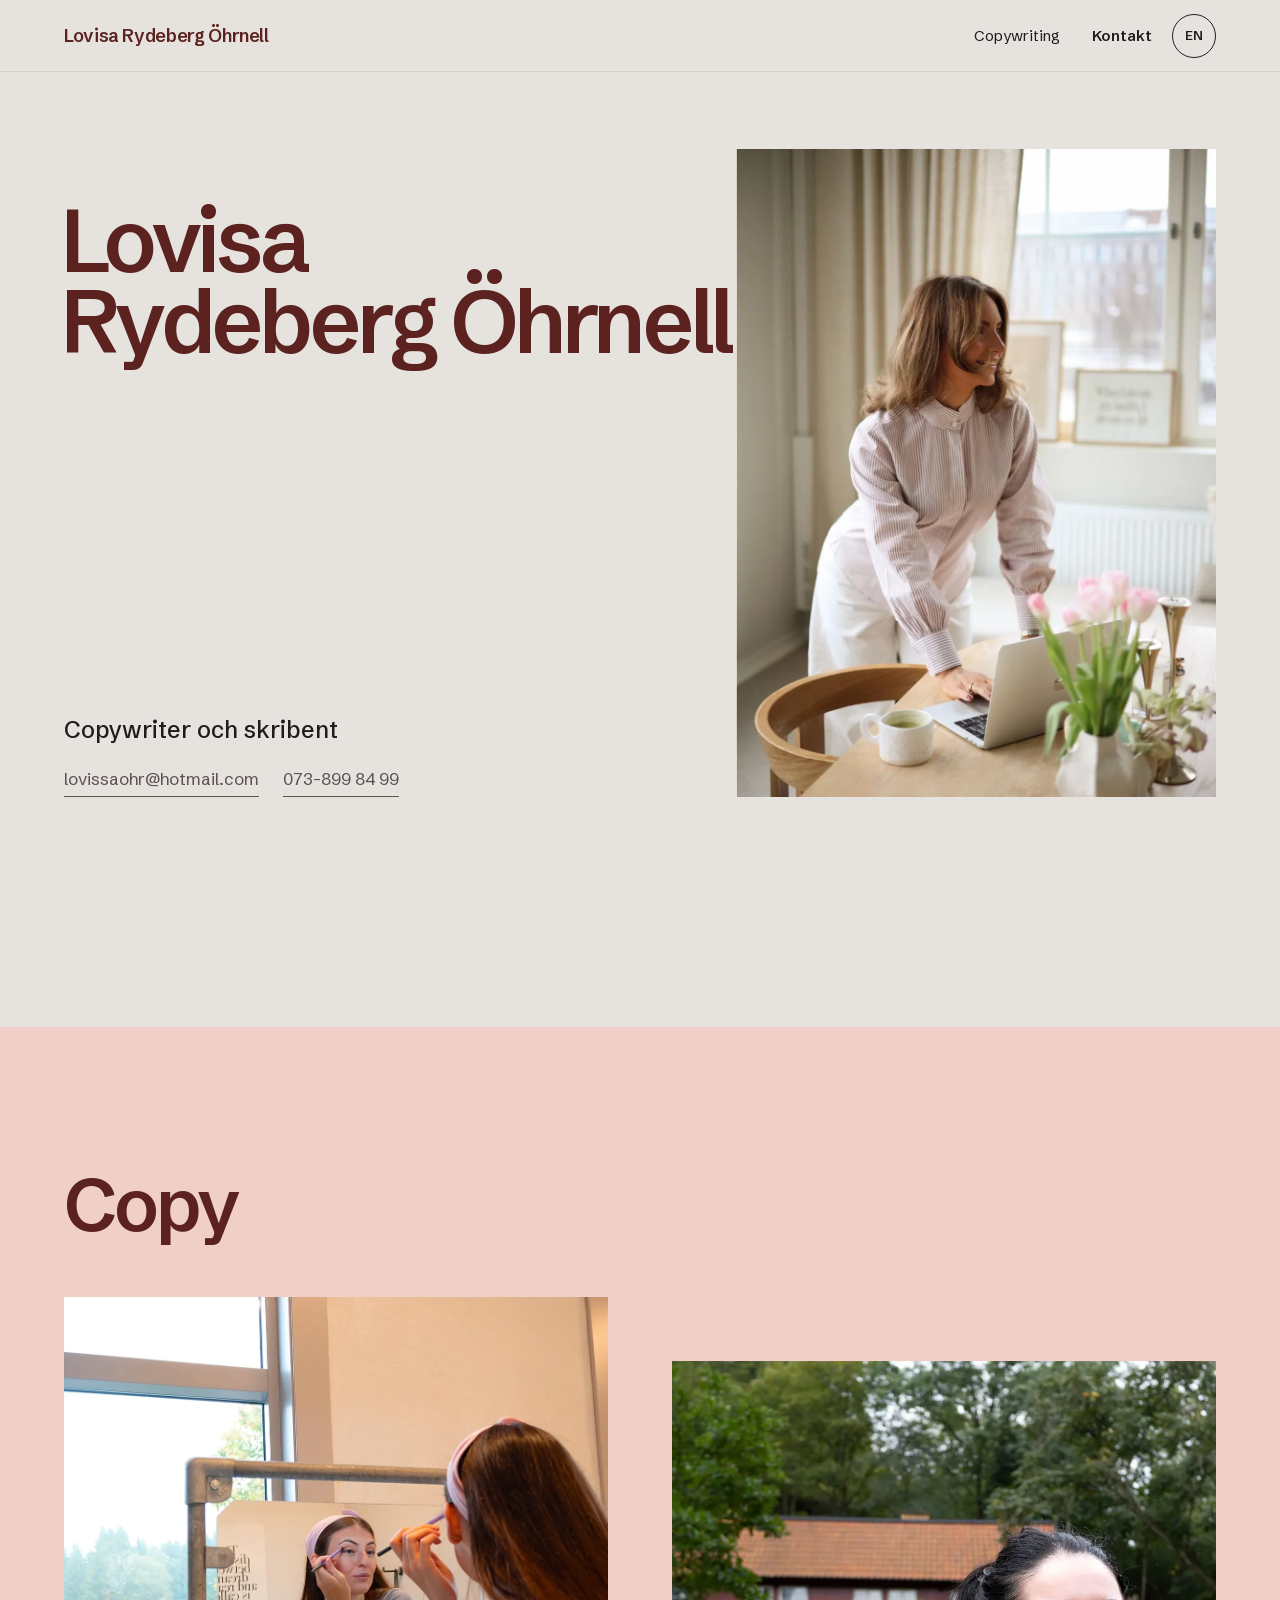
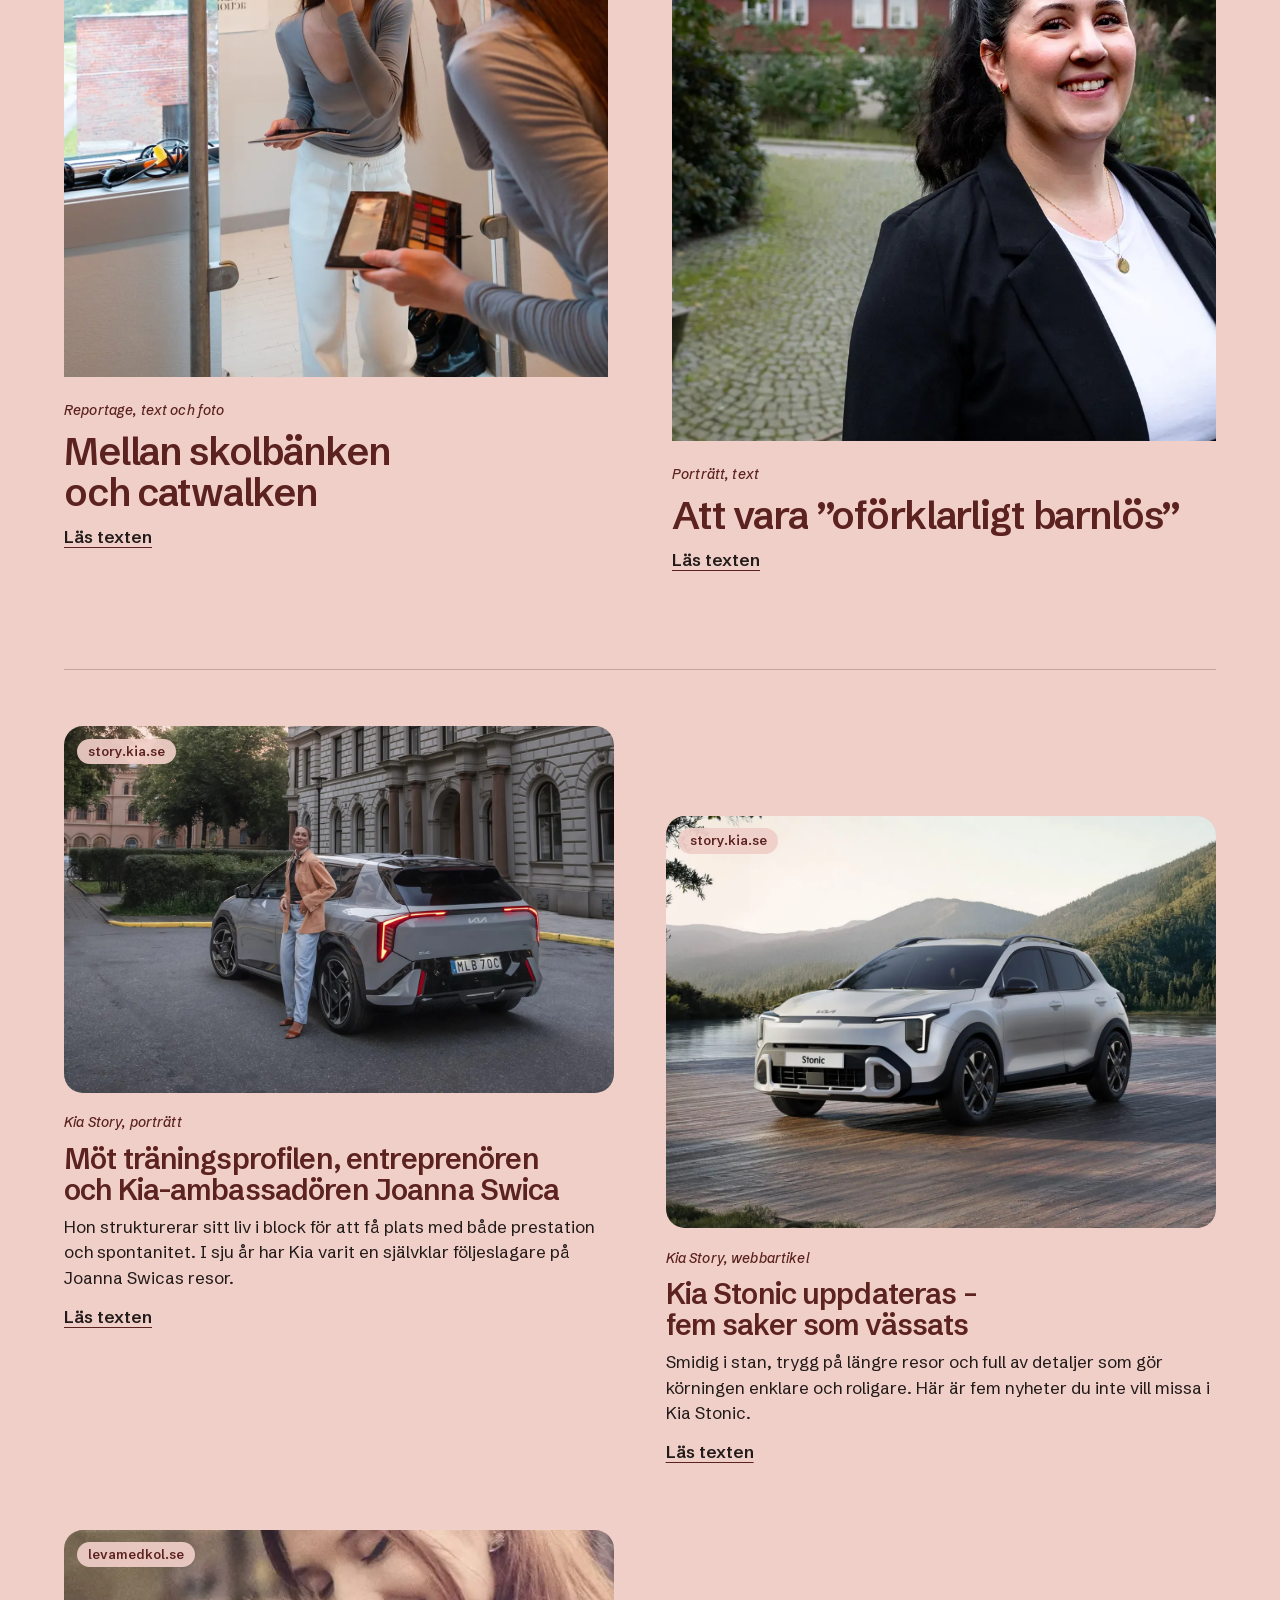
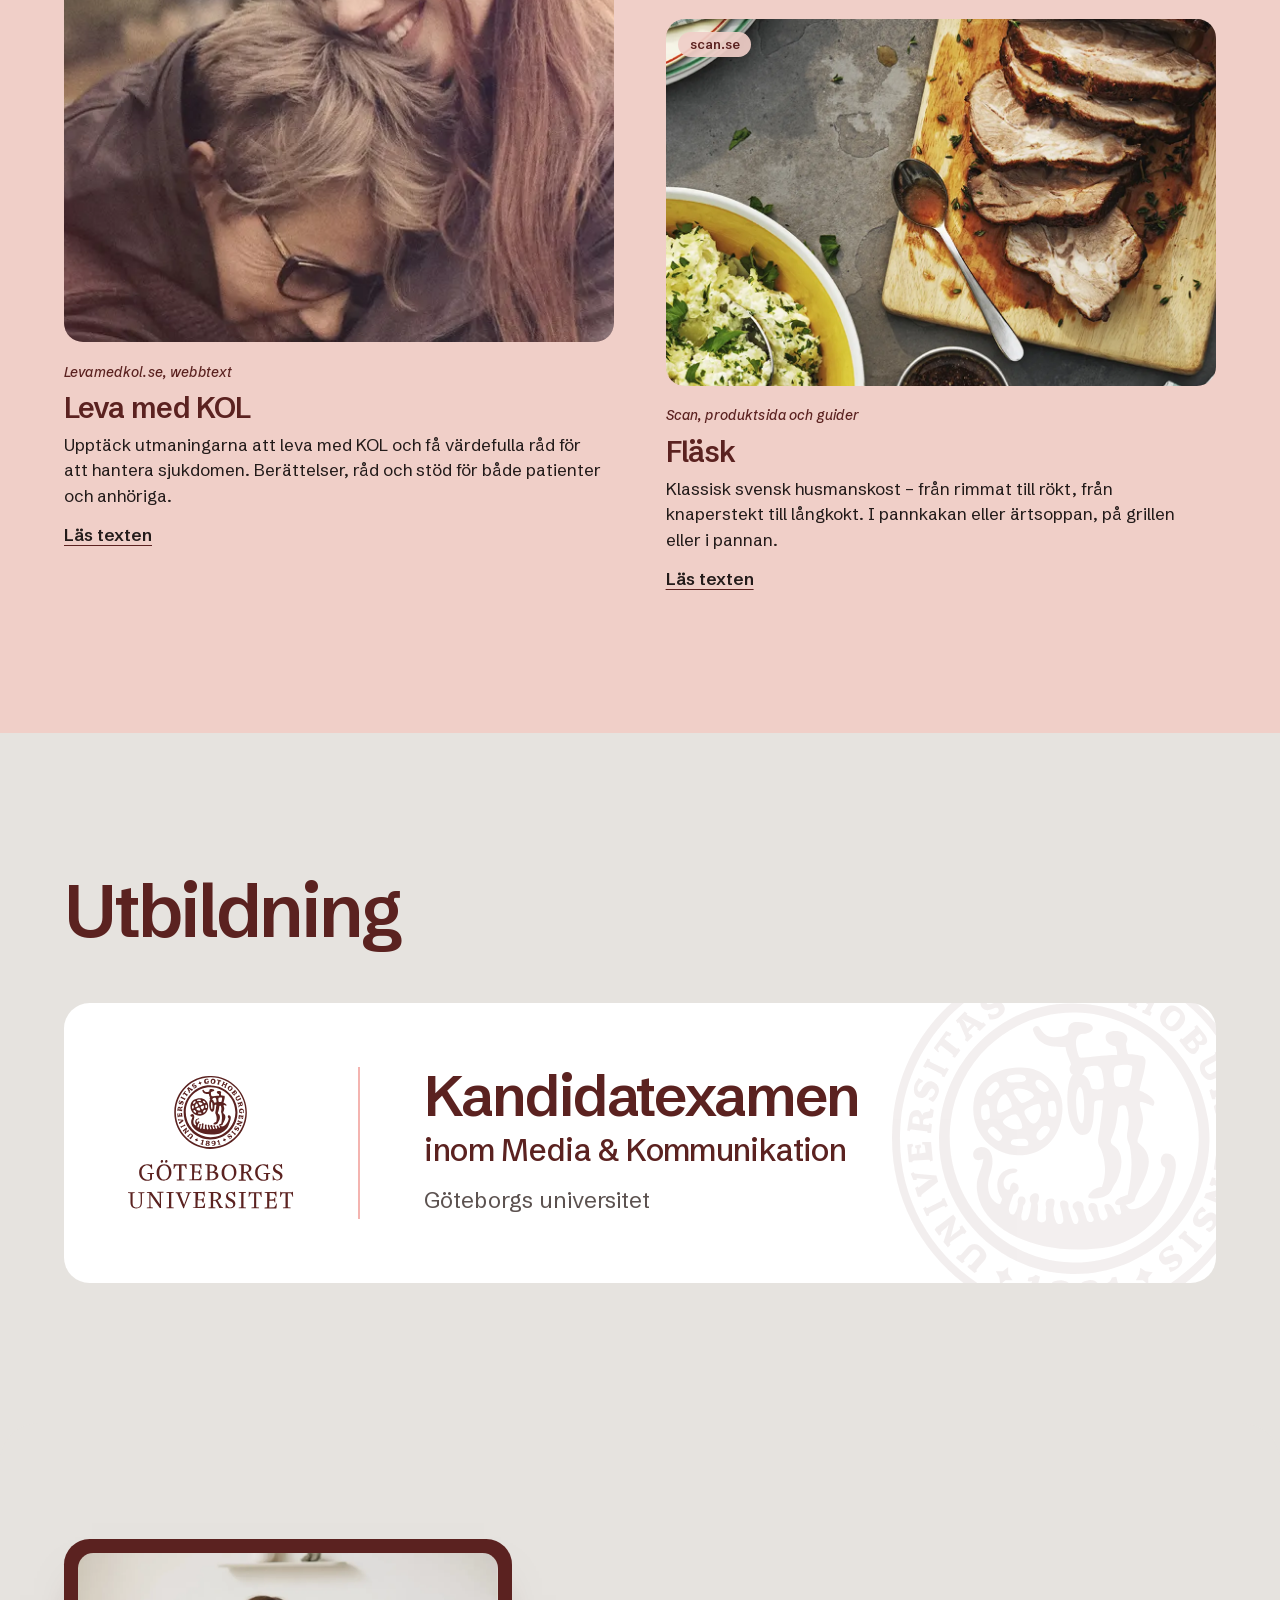
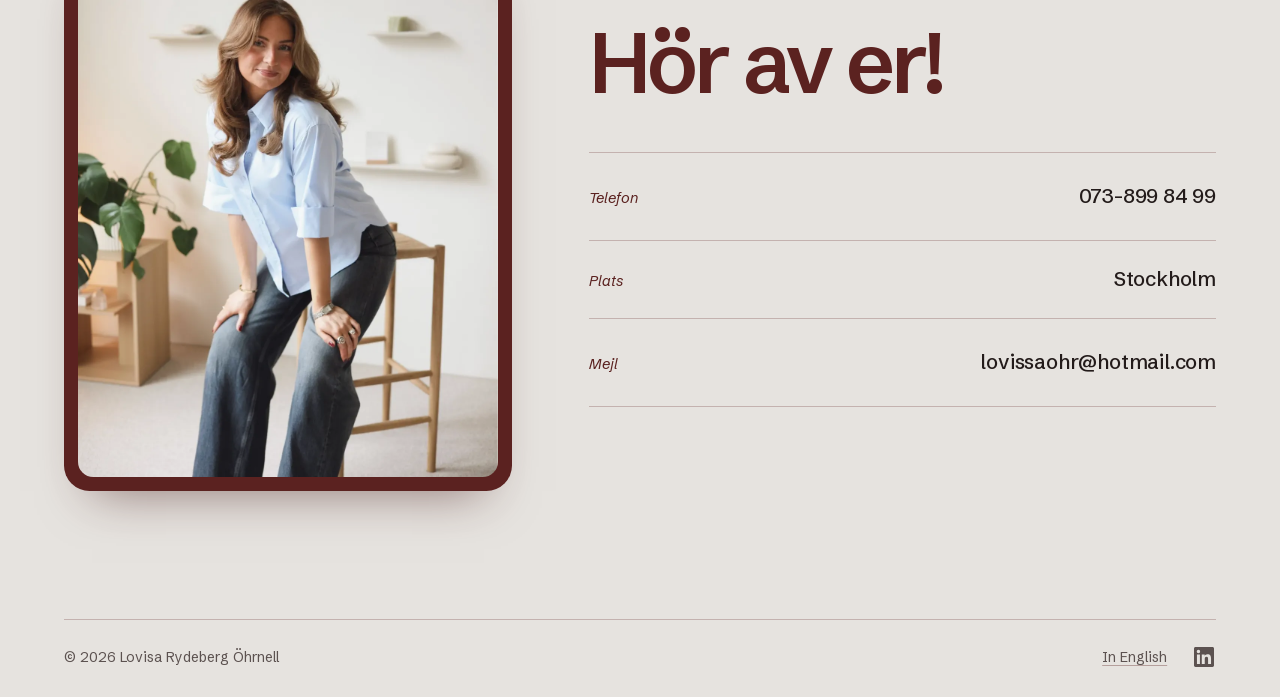
<file: lovisadocs/copywriting/index.html>
<!doctype html>
<html lang="sv">
<head>
  <meta charset="utf-8">
  <meta name="viewport" content="width=device-width, initial-scale=1">
  <title>Lovisa Rydeberg Öhrnell – Copywriting</title>
  <meta name="description" content="Jag skriver texter som får folk att läsa vidare. Reportage och porträtt med människor i centrum, och copy för webb, kampanjer och sociala medier för varumärken som Kia och Scan.">
  <meta name="robots" content="noindex, nofollow">

  <meta property="og:title" content="Lovisa Rydeberg Öhrnell – Copywriting">
  <meta property="og:description" content="Jag skriver texter som får folk att läsa vidare. Reportage och porträtt med människor i centrum, och copy för webb, kampanjer och sociala medier för varumärken som Kia och Scan.">
  <meta property="og:image" content="https://lovisadocs.se/media/lovisa-laptop.webp">
  <meta name="theme-color" content="#e6e3df">
  <link rel="icon" href="../media/favicon.svg" type="image/svg+xml">
  <link rel="preload" href="../fonts/schibsted.woff2" as="font" type="font/woff2" crossorigin>
  <link rel="stylesheet" href="../style.css">
</head>
<body>
  <a class="hoppa" href="#innehall">Hoppa till innehållet</a>
  <header class="topp">
    <a class="logga" href="../copywriting/">Lovisa<span class="logga-efternamn"> Rydeberg Öhrnell</span></a>
    <nav class="topp-nav" aria-label="Meny"><a href="#text">Copywriting</a></nav>
    <div class="topp-hoger">
      <a class="topp-kontakt" href="#kontakt">Kontakt</a>
      <a class="sprak" href="../en/copywriting/" hreflang="en" lang="en" aria-label="In English">EN</a>
    </div>
  </header>

  <main id="innehall">
    <section class="hero">
      <h1 class="hero-namn">
        <span class="hero-fornamn">Lovisa</span>
        <span class="hero-efternamn">Rydeberg Öhrnell</span>
      </h1>
      <figure class="hero-bild"><img src="../media/lovisa-laptop.webp" alt="" width="1001" height="1500"></figure>
      <div class="hero-fot">
        <p class="hero-roll">Copywriter och skribent</p>
        <p class="hero-lankar"><a href="mailto:lovissaohr@hotmail.com">lovissaohr@hotmail.com</a><a href="tel:+46738998499">073-899 84 99</a></p>
      </div>
    </section>

    <section class="del del-band del-text" id="text" aria-labelledby="text-r">
      <div class="inre">
        <div id="text-r"><h2 class="rubrik">Copy</h2></div>
        <div class="text-stora">
        <a class="text-stor" href="../texter/mellan-skolbanken-och-catwalken/?fran=copywriting">
          <img src="../media/lager157-spegel.webp" alt="" loading="lazy">
          <span class="etikett">Reportage, text och foto</span>
          <span class="text-titel">Mellan skolbänken och catwalken</span>
          <span class="text-las">Läs texten</span>
        </a>
        <a class="text-stor" href="../texter/oforklarligt-barnlos/?fran=copywriting">
          <img src="../media/ivf-natalie.webp" alt="" loading="lazy">
          <span class="etikett">Porträtt, text</span>
          <span class="text-titel">Att vara ”oförklarligt barnlös”</span>
          <span class="text-las">Läs texten</span>
        </a>
        </div>
        <ul class="text-kort-lista" role="list">
          <li class="text-kort text-kort-1"><a class="text-forhand" href="https://story.kia.se/kia-ambassadoren-joanna-swica" target="_blank" rel="noopener">
            <span class="text-forhand-bild"><img src="../media/text-kia-swica.webp" alt="" loading="lazy" style="object-position:50% 50%"><span class="text-doman">story.kia.se</span></span>
            <span class="etikett">Kia Story, porträtt</span>
            <span class="text-titel">Möt träningsprofilen, entreprenören och Kia-ambassadören Joanna Swica</span>
            <span class="text-utdrag">Hon strukturerar sitt liv i block för att få plats med både prestation och spontanitet. I sju år har Kia varit en självklar följeslagare på Joanna Swicas resor.</span>
            <span class="text-las">Läs texten<span class="dold"> (öppnas i ny flik)</span></span>
          </a></li>
          <li class="text-kort text-kort-2"><a class="text-forhand" href="https://story.kia.se/kia-stonic-uppdateras-fem-saker-som-vassats" target="_blank" rel="noopener">
            <span class="text-forhand-bild"><img src="../media/text-kia-stonic.webp" alt="" loading="lazy" style="object-position:50% 60%"><span class="text-doman">story.kia.se</span></span>
            <span class="etikett">Kia Story, webbartikel</span>
            <span class="text-titel">Kia Stonic uppdateras – fem saker som vässats</span>
            <span class="text-utdrag">Smidig i stan, trygg på längre resor och full av detaljer som gör körningen enklare och roligare. Här är fem nyheter du inte vill missa i Kia Stonic.</span>
            <span class="text-las">Läs texten<span class="dold"> (öppnas i ny flik)</span></span>
          </a></li>
          <li class="text-kort text-kort-3"><a class="text-forhand" href="https://www.levamedkol.se/leva-med-kol/" target="_blank" rel="noopener">
            <span class="text-forhand-bild"><img src="../media/text-kol.webp" alt="" loading="lazy" style="object-position:78% 40%"><span class="text-doman">levamedkol.se</span></span>
            <span class="etikett">Levamedkol.se, webbtext</span>
            <span class="text-titel">Leva med KOL</span>
            <span class="text-utdrag">Upptäck utmaningarna att leva med KOL och få värdefulla råd för att hantera sjukdomen. Berättelser, råd och stöd för både patienter och anhöriga.</span>
            <span class="text-las">Läs texten<span class="dold"> (öppnas i ny flik)</span></span>
          </a></li>
          <li class="text-kort text-kort-4"><a class="text-forhand" href="https://www.scan.se/vara-produkter/flask/" target="_blank" rel="noopener">
            <span class="text-forhand-bild"><img src="../media/text-scan.webp" alt="" loading="lazy" style="object-position:50% 45%"><span class="text-doman">scan.se</span></span>
            <span class="etikett">Scan, produktsida och guider</span>
            <span class="text-titel">Fläsk</span>
            <span class="text-utdrag">Klassisk svensk husmanskost – från rimmat till rökt, från knaperstekt till långkokt. I pannkakan eller ärtsoppan, på grillen eller i pannan.</span>
            <span class="text-las">Läs texten<span class="dold"> (öppnas i ny flik)</span></span>
          </a></li>
        </ul>
      </div>
    </section>

    <section class="del del-utb" id="utbildning" aria-labelledby="utb-r">
      <div id="utb-r"><h2 class="rubrik">Utbildning</h2></div>
      <div class="utb-kort">
        <img class="utb-logga" src="../media/gu-logga.svg" alt="Göteborgs universitet" width="94" height="75">
        <div class="utb-examen">
          <p class="utb-titel">Kandidatexamen</p>
          <p class="utb-amne">inom Media &amp; Kommunikation</p>
          <p class="utb-var">Göteborgs universitet</p>
          
        </div>
        <img class="utb-sigill" src="../media/gu-sigill.svg" alt="" aria-hidden="true">
      </div>
    </section>

  </main>

  <footer class="fot" id="kontakt" aria-labelledby="kontakt-r">
    <div class="fot-topp">
      <div class="fot-ram"><img class="fot-bild" src="../media/lovisa-pall.webp" alt="Lovisa Rydeberg Öhrnell" loading="lazy" width="1120" height="1500"></div>
      <div class="fot-innehall">
    <h2 class="fot-rubrik" id="kontakt-r">Hör av er!</h2>
    <ul class="fot-kontakt" role="list">
      <li><span class="fot-etikett">Telefon</span><a href="tel:+46738998499">073-899 84 99</a></li>
      <li><span class="fot-etikett">Plats</span><span>Stockholm</span></li>
      <li><span class="fot-etikett">Mejl</span><a href="mailto:lovissaohr@hotmail.com">lovissaohr@hotmail.com</a></li>
    </ul>
      </div>
    </div>
    <div class="fot-rad">
      <p>© 2026 Lovisa Rydeberg Öhrnell</p>
      
      <div class="fot-hoger">
        <a href="../en/copywriting/" hreflang="en" lang="en">In English</a>
        <a class="fot-ikon" href="https://www.linkedin.com/in/lovisa-rydeberg-%C3%B6hrnell-b14113206/" target="_blank" rel="noopener" aria-label="LinkedIn (öppnas i ny flik)"><svg viewBox="0 0 24 24" width="20" height="20" aria-hidden="true" focusable="false"><path fill="currentColor" d="M20.45 20.45h-3.56v-5.57c0-1.33-.02-3.04-1.85-3.04-1.86 0-2.14 1.45-2.14 2.94v5.67H9.34V9h3.42v1.56h.05c.48-.9 1.64-1.85 3.37-1.85 3.6 0 4.27 2.37 4.27 5.46v6.28ZM5.34 7.43a2.06 2.06 0 1 1 0-4.13 2.06 2.06 0 0 1 0 4.13ZM7.12 20.45H3.56V9h3.56v11.45ZM22.22 0H1.77C.79 0 0 .77 0 1.73v20.54C0 23.23.79 24 1.77 24h20.45c.98 0 1.78-.77 1.78-1.73V1.73C24 .77 23.2 0 22.22 0Z"/></svg></a>
      </div>
    </div>
  </footer>
  <script src="../app.js" defer></script>
</body>
</html>
</file>
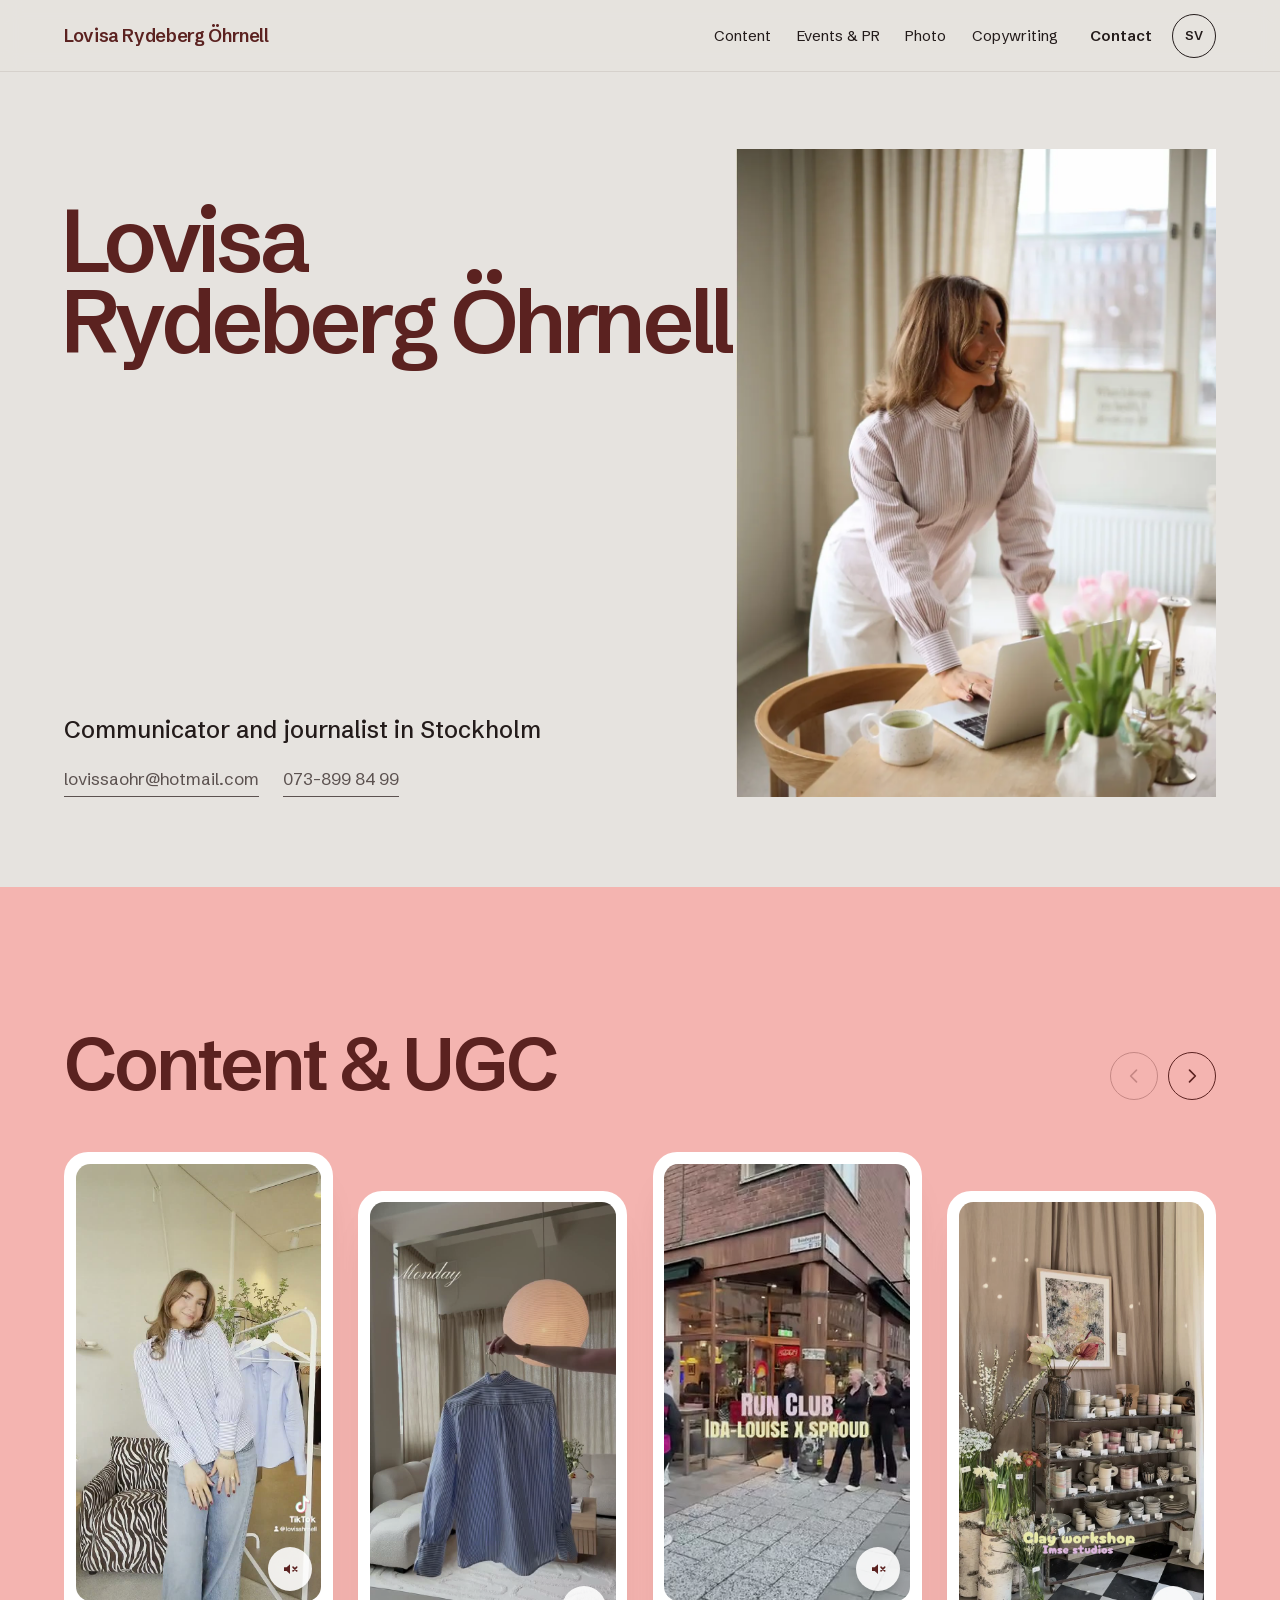
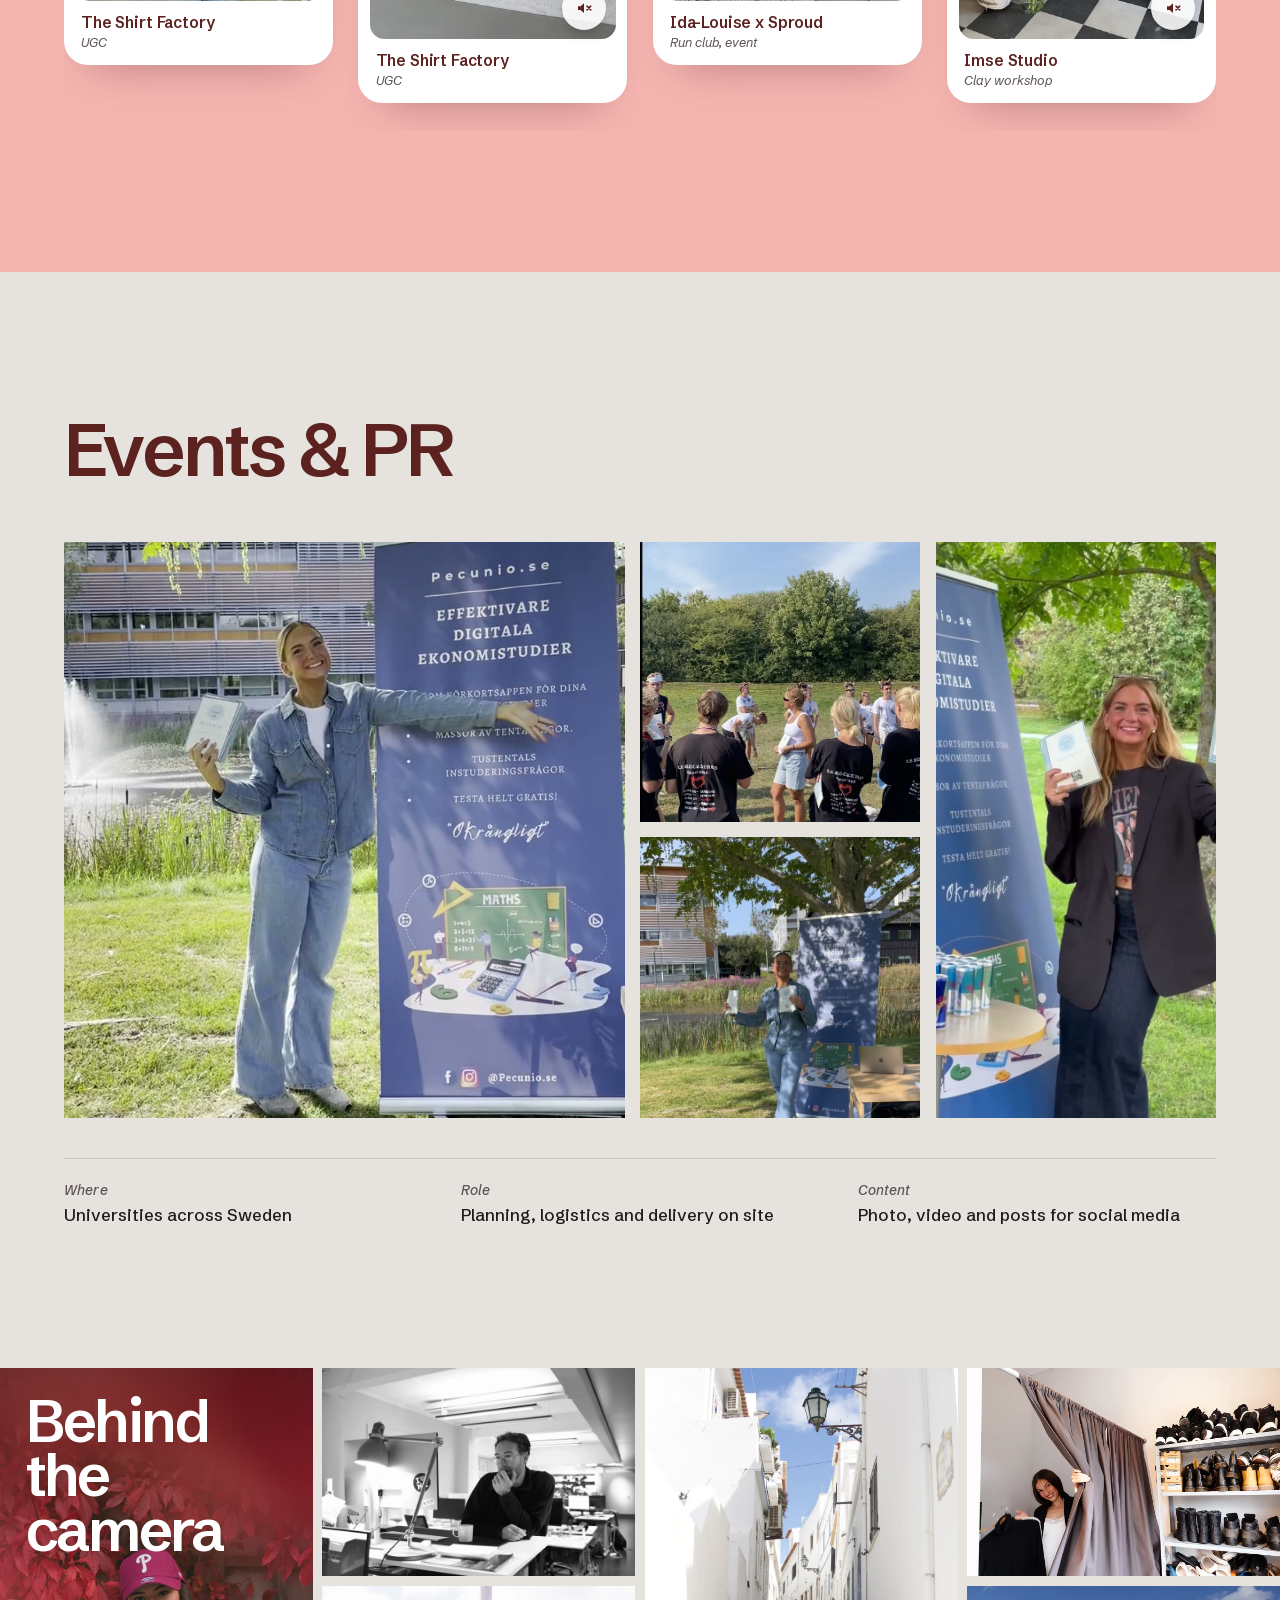
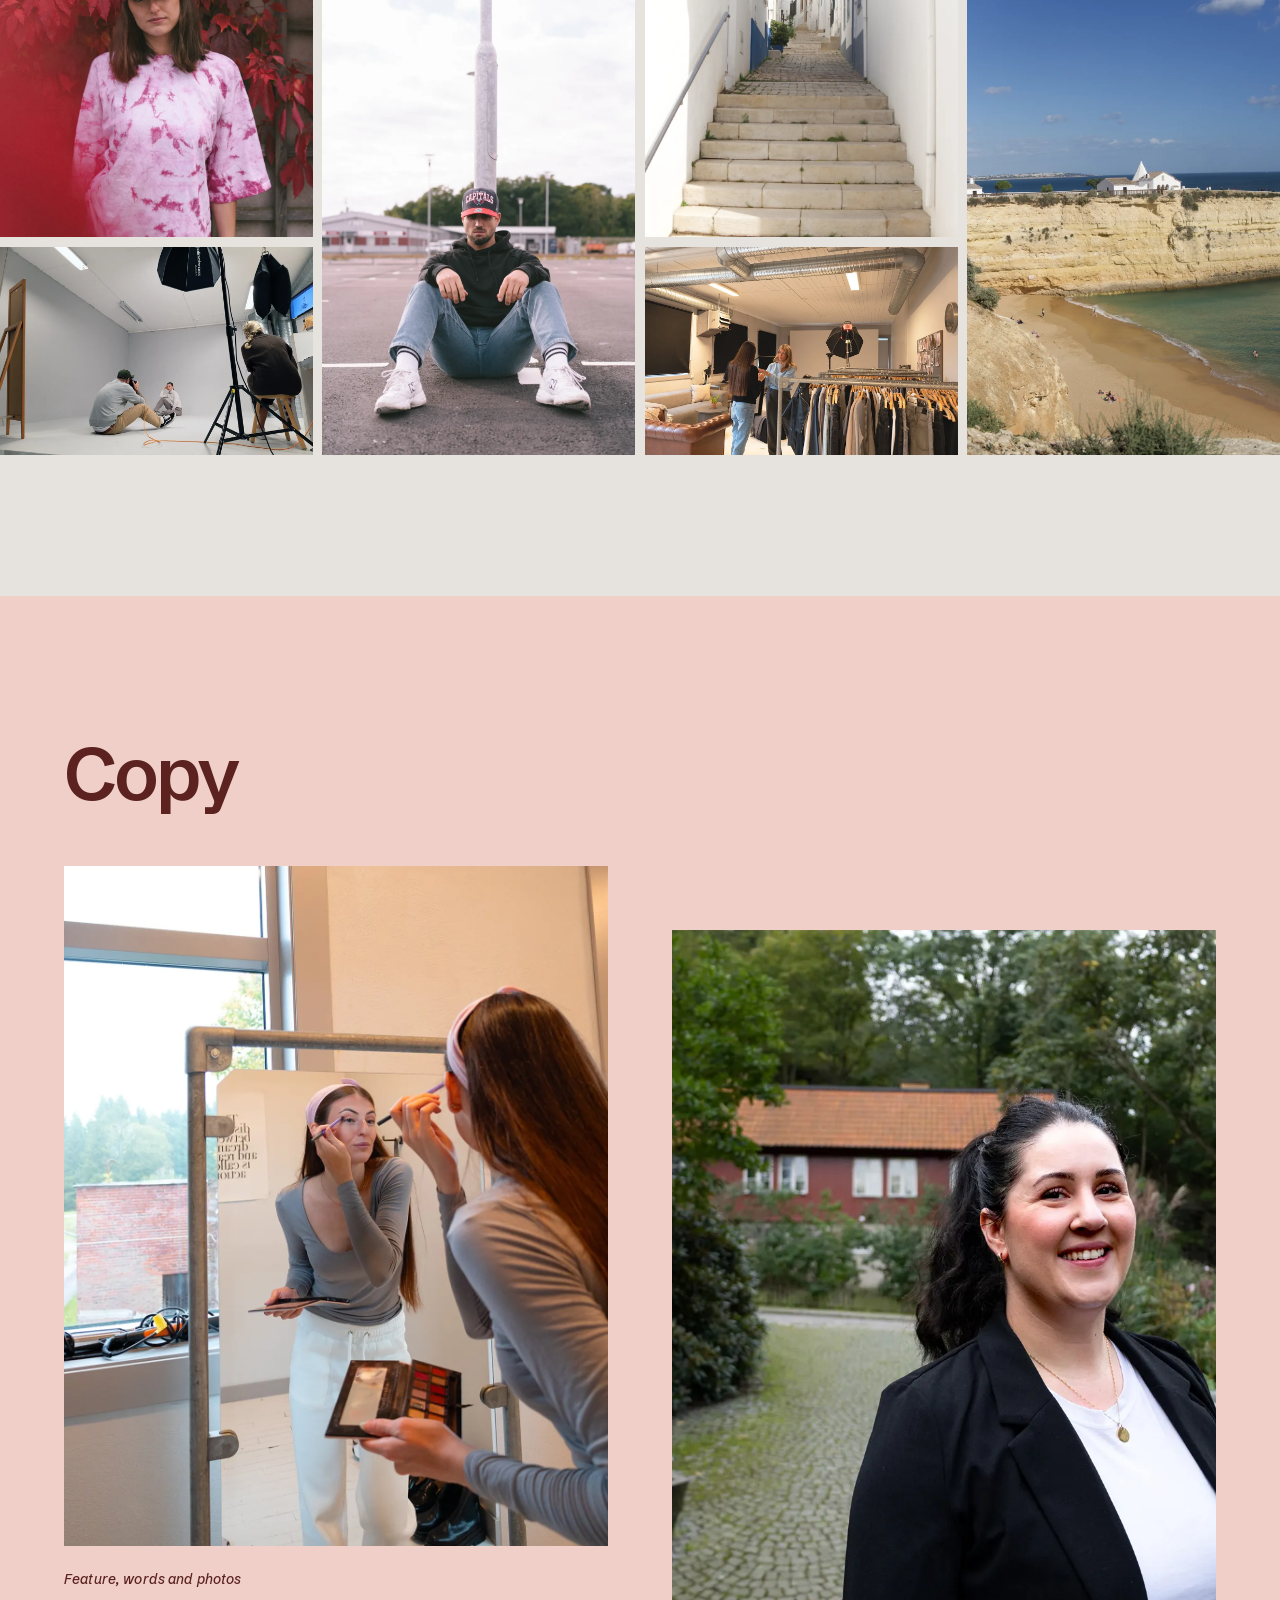
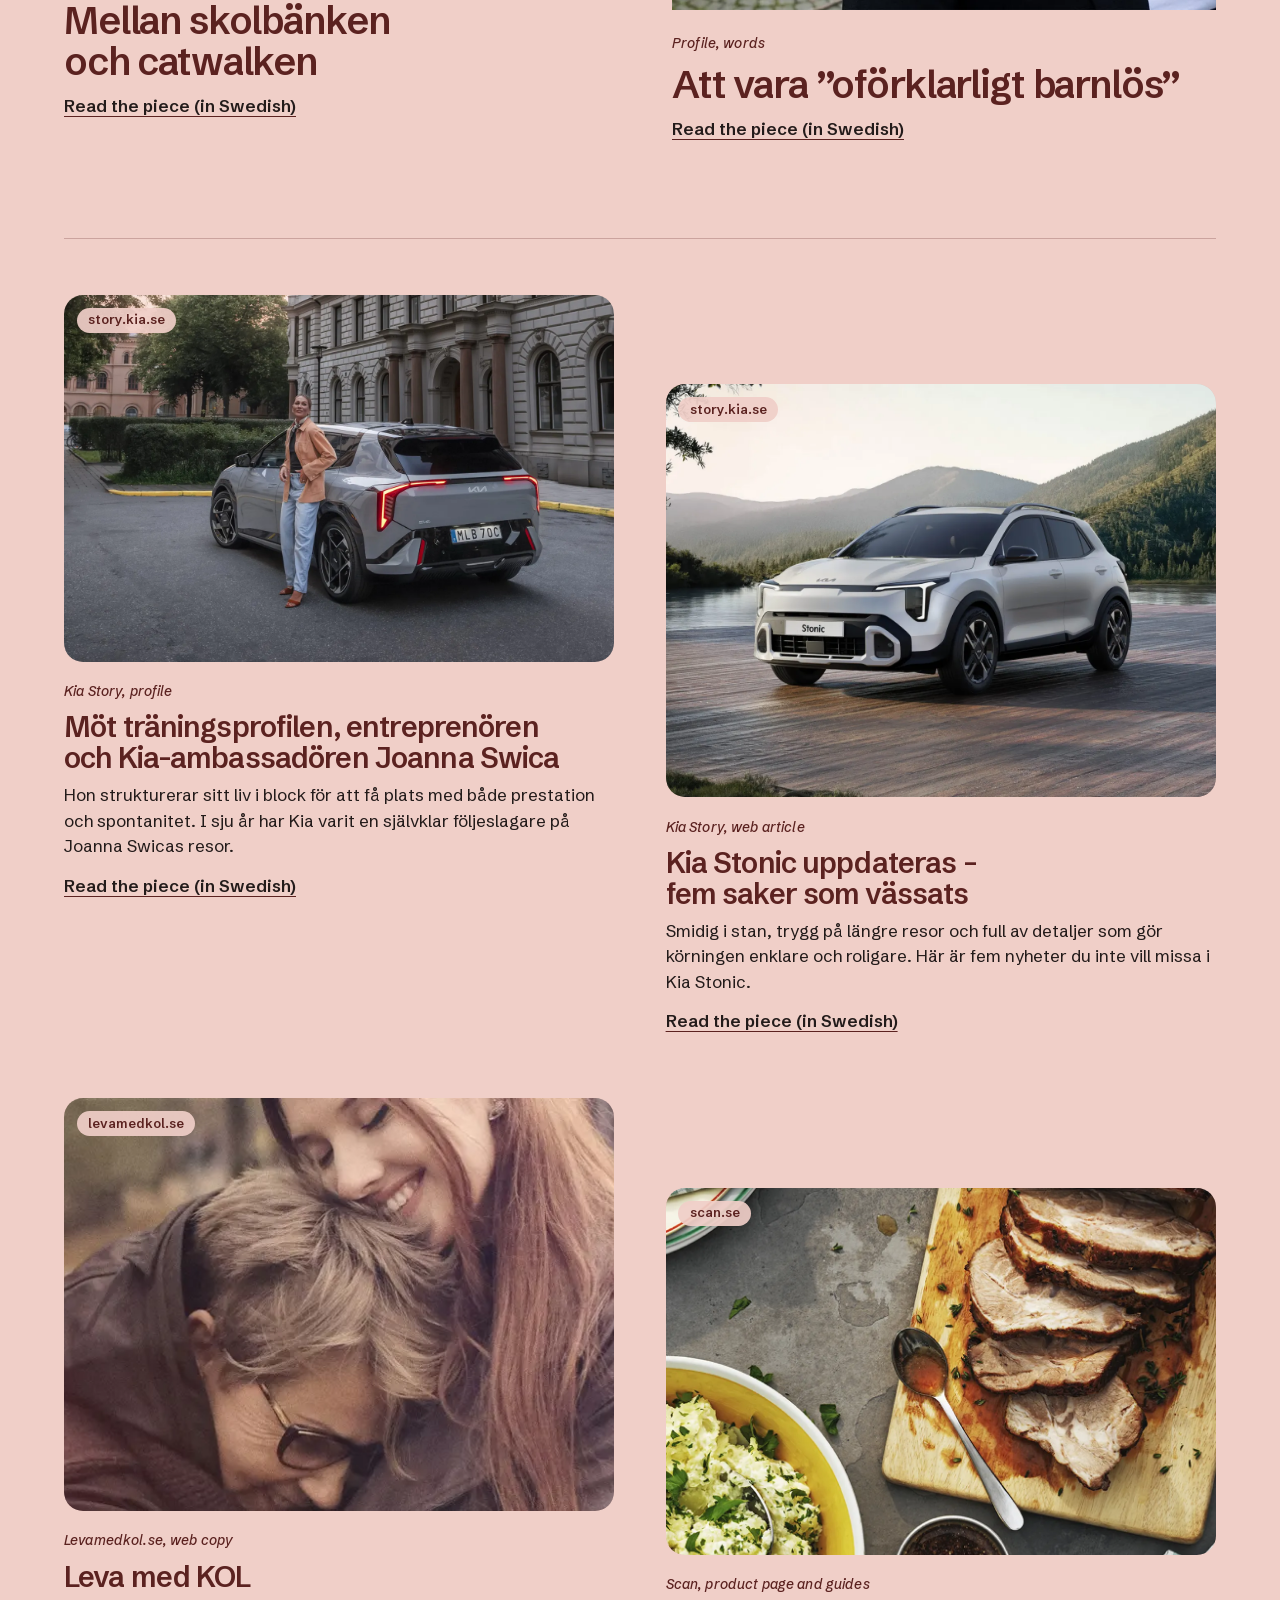
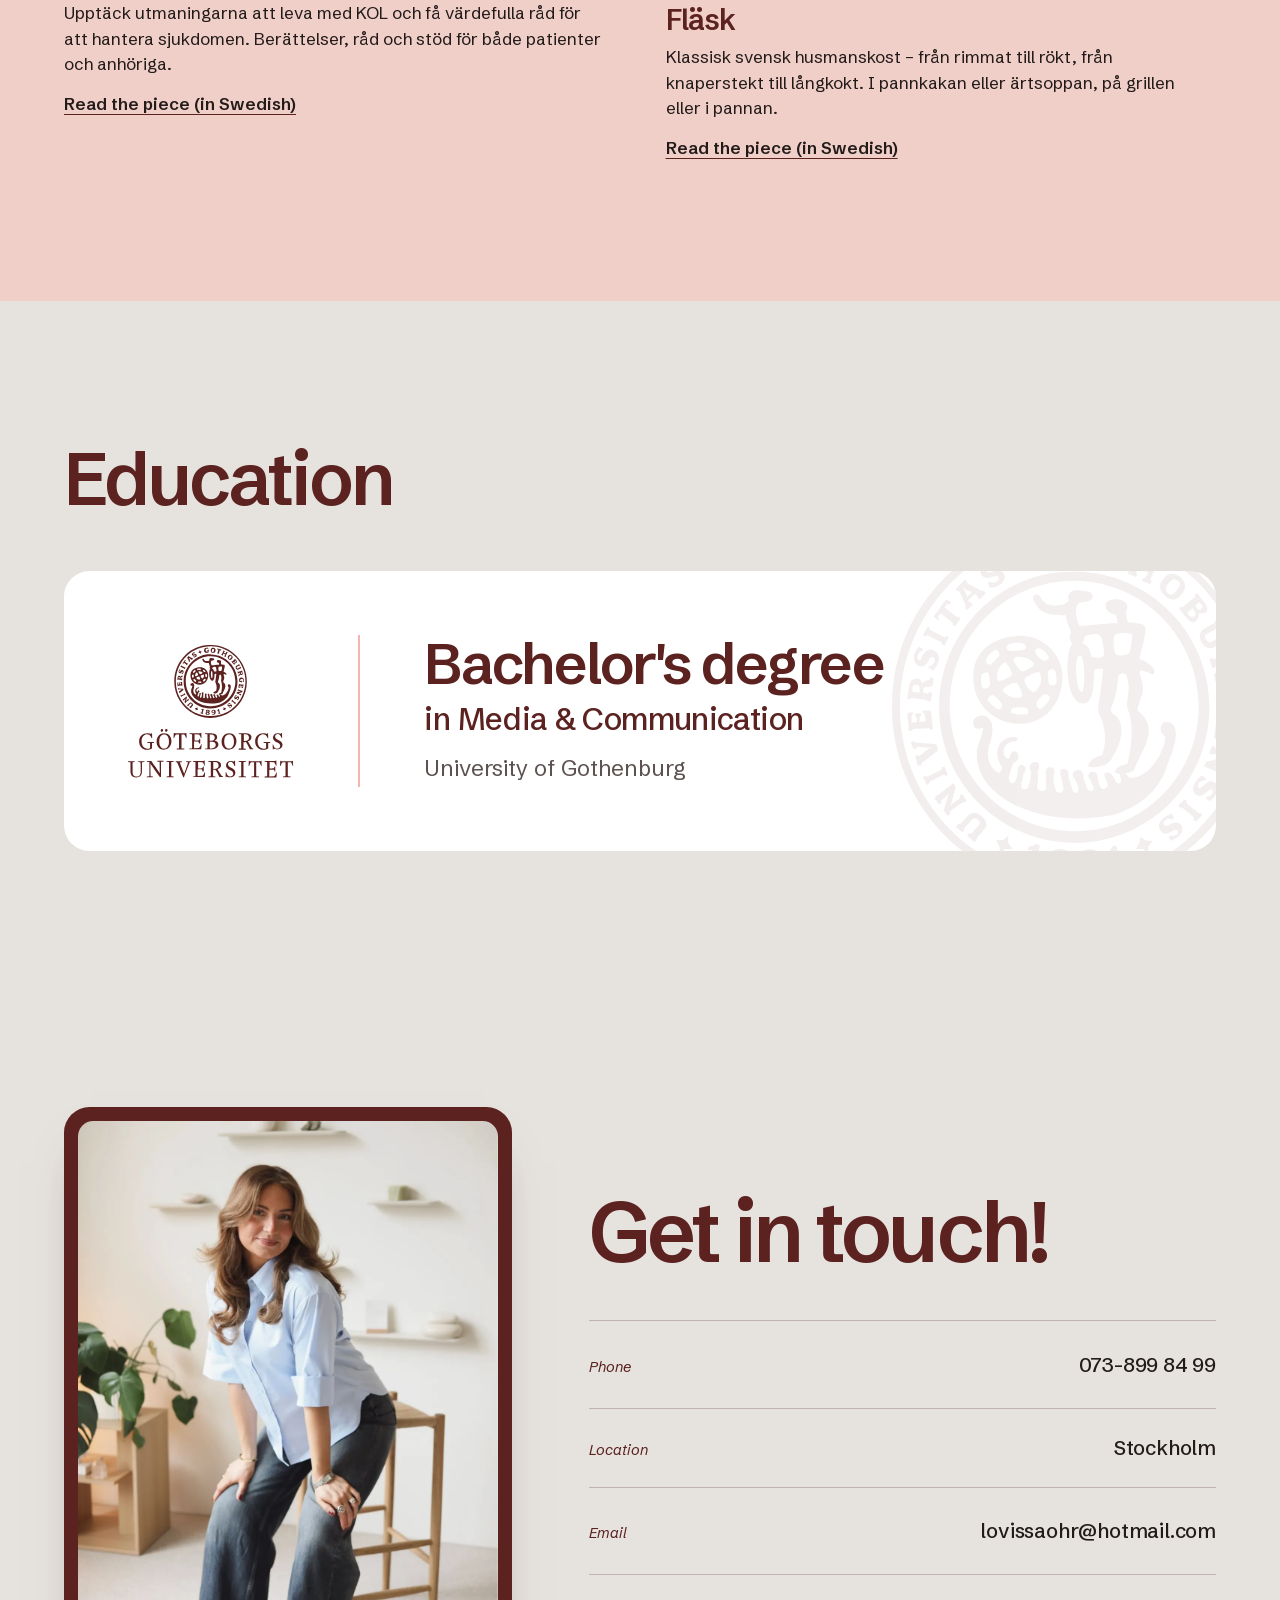
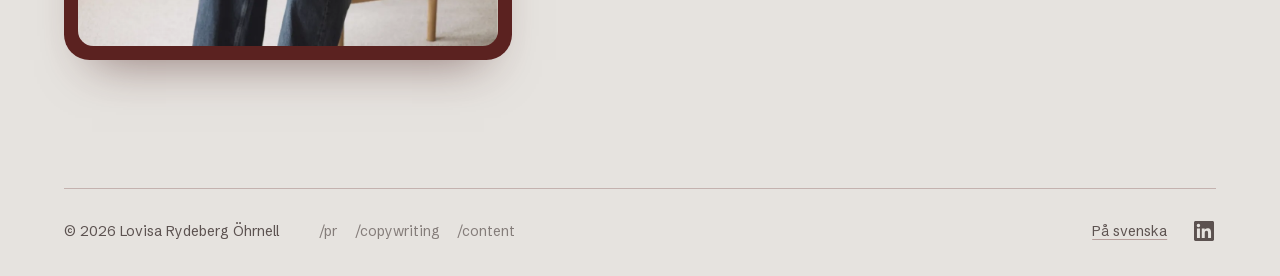
<file: lovisadocs/en/index.html>
<!doctype html>
<html lang="en">
<head>
  <meta charset="utf-8">
  <meta name="viewport" content="width=device-width, initial-scale=1">
  <title>Lovisa Rydeberg Öhrnell – Communicator and journalist in Stockholm</title>
  <meta name="description" content="A journalist early in my career, with my foot firmly on the gas. Upbeat, alert and hungry to learn new things.">
  <meta name="robots" content="noindex, nofollow">

  <meta property="og:title" content="Lovisa Rydeberg Öhrnell – Communicator and journalist in Stockholm">
  <meta property="og:description" content="A journalist early in my career, with my foot firmly on the gas. Upbeat, alert and hungry to learn new things.">
  <meta property="og:image" content="https://lovisadocs.se/media/lovisa-laptop.webp">
  <meta name="theme-color" content="#e6e3df">
  <link rel="icon" href="../media/favicon.svg" type="image/svg+xml">
  <link rel="preload" href="../fonts/schibsted.woff2" as="font" type="font/woff2" crossorigin>
  <link rel="stylesheet" href="../style.css">
</head>
<body>
  <a class="hoppa" href="#innehall">Skip to content</a>
  <header class="topp">
    <a class="logga" href="../en/">Lovisa<span class="logga-efternamn"> Rydeberg Öhrnell</span></a>
    <nav class="topp-nav" aria-label="Menu"><a href="#content">Content</a><a href="#event">Events &amp; PR</a><a href="#foto">Photo</a><a href="#text">Copywriting</a></nav>
    <div class="topp-hoger">
      <a class="topp-kontakt" href="#kontakt">Contact</a>
      <a class="sprak" href="../" hreflang="sv" lang="sv" aria-label="På svenska">SV</a>
    </div>
  </header>

  <main id="innehall">
    <section class="hero">
      <h1 class="hero-namn">
        <span class="hero-fornamn">Lovisa</span>
        <span class="hero-efternamn">Rydeberg Öhrnell</span>
      </h1>
      <figure class="hero-bild"><img src="../media/lovisa-laptop.webp" alt="" width="1001" height="1500"></figure>
      <div class="hero-fot">
        <p class="hero-roll">Communicator and journalist in Stockholm</p>
        <p class="hero-lankar"><a href="mailto:lovissaohr@hotmail.com">lovissaohr@hotmail.com</a><a href="tel:+46738998499">073-899 84 99</a></p>
      </div>
    </section>

    <section class="del del-band del-ugc" id="content" aria-labelledby="ugc-r">
      <div class="inre">
        <div class="ugc-topp">
          <div id="ugc-r"><h2 class="rubrik">Content &amp; UGC</h2></div>
          <div class="ugc-knappar"><button class="ugc-knapp" type="button" data-riktning="-1" aria-label="Previous videos"><svg viewBox="0 0 24 24" width="20" height="20" aria-hidden="true"><path d="M15 5l-7 7 7 7" fill="none" stroke="currentColor" stroke-width="2" stroke-linecap="round" stroke-linejoin="round"/></svg></button><button class="ugc-knapp" type="button" data-riktning="1" aria-label="Next videos"><svg viewBox="0 0 24 24" width="20" height="20" aria-hidden="true"><path d="M9 5l7 7-7 7" fill="none" stroke="currentColor" stroke-width="2" stroke-linecap="round" stroke-linejoin="round"/></svg></button></div>
        </div>
        <ul class="ugc-remsa" role="list" tabindex="0" aria-label="Videos, scroll sideways">
          <li class="ugc-kort"><figure class="ugc-ram">
            <div class="ugc-video">
              <video src="../media/shirt-factory-3.mp4" poster="../media/shirt-factory-3.jpg" muted playsinline preload="none" data-auto aria-label="The Shirt Factory, UGC"></video>
              <button class="ugc-ljud" type="button" aria-pressed="false" aria-label="Sound on" data-pa="Sound on" data-av="Sound off"><svg viewBox="0 0 24 24" width="18" height="18" aria-hidden="true" focusable="false"><path d="M4 9.5v5h3.5L12 18.5v-13L7.5 9.5H4Z" fill="currentColor"/><g class="ljud-av" fill="none" stroke="currentColor" stroke-width="2" stroke-linecap="round"><path d="m16 9.5 5 5M21 9.5l-5 5"/></g><g class="ljud-pa" fill="none" stroke="currentColor" stroke-width="2" stroke-linecap="round"><path d="M15.5 9a4 4 0 0 1 0 6M18 6.5a7.5 7.5 0 0 1 0 11"/></g></svg></button>
            </div>
            <figcaption><span class="ugc-kund">The Shirt Factory</span><span class="ugc-typ">UGC</span></figcaption>
          </figure></li>
          <li class="ugc-kort"><figure class="ugc-ram">
            <div class="ugc-video">
              <video src="../media/skjortor-veckan.mp4" poster="../media/skjortor-veckan.jpg" muted playsinline preload="none" data-auto aria-label="The Shirt Factory, UGC"></video>
              <button class="ugc-ljud" type="button" aria-pressed="false" aria-label="Sound on" data-pa="Sound on" data-av="Sound off"><svg viewBox="0 0 24 24" width="18" height="18" aria-hidden="true" focusable="false"><path d="M4 9.5v5h3.5L12 18.5v-13L7.5 9.5H4Z" fill="currentColor"/><g class="ljud-av" fill="none" stroke="currentColor" stroke-width="2" stroke-linecap="round"><path d="m16 9.5 5 5M21 9.5l-5 5"/></g><g class="ljud-pa" fill="none" stroke="currentColor" stroke-width="2" stroke-linecap="round"><path d="M15.5 9a4 4 0 0 1 0 6M18 6.5a7.5 7.5 0 0 1 0 11"/></g></svg></button>
            </div>
            <figcaption><span class="ugc-kund">The Shirt Factory</span><span class="ugc-typ">UGC</span></figcaption>
          </figure></li>
          <li class="ugc-kort"><figure class="ugc-ram">
            <div class="ugc-video">
              <video src="../media/run-club-sproud.mp4" poster="../media/run-club-sproud.jpg" muted playsinline preload="none" data-auto aria-label="Ida-Louise x Sproud, Run club, event"></video>
              <button class="ugc-ljud" type="button" aria-pressed="false" aria-label="Sound on" data-pa="Sound on" data-av="Sound off"><svg viewBox="0 0 24 24" width="18" height="18" aria-hidden="true" focusable="false"><path d="M4 9.5v5h3.5L12 18.5v-13L7.5 9.5H4Z" fill="currentColor"/><g class="ljud-av" fill="none" stroke="currentColor" stroke-width="2" stroke-linecap="round"><path d="m16 9.5 5 5M21 9.5l-5 5"/></g><g class="ljud-pa" fill="none" stroke="currentColor" stroke-width="2" stroke-linecap="round"><path d="M15.5 9a4 4 0 0 1 0 6M18 6.5a7.5 7.5 0 0 1 0 11"/></g></svg></button>
            </div>
            <figcaption><span class="ugc-kund">Ida-Louise x Sproud</span><span class="ugc-typ">Run club, event</span></figcaption>
          </figure></li>
          <li class="ugc-kort"><figure class="ugc-ram">
            <div class="ugc-video">
              <video src="../media/imse-clay-workshop.mp4" poster="../media/imse-clay-workshop.jpg" muted playsinline preload="none" data-auto aria-label="Imse Studio, Clay workshop"></video>
              <button class="ugc-ljud" type="button" aria-pressed="false" aria-label="Sound on" data-pa="Sound on" data-av="Sound off"><svg viewBox="0 0 24 24" width="18" height="18" aria-hidden="true" focusable="false"><path d="M4 9.5v5h3.5L12 18.5v-13L7.5 9.5H4Z" fill="currentColor"/><g class="ljud-av" fill="none" stroke="currentColor" stroke-width="2" stroke-linecap="round"><path d="m16 9.5 5 5M21 9.5l-5 5"/></g><g class="ljud-pa" fill="none" stroke="currentColor" stroke-width="2" stroke-linecap="round"><path d="M15.5 9a4 4 0 0 1 0 6M18 6.5a7.5 7.5 0 0 1 0 11"/></g></svg></button>
            </div>
            <figcaption><span class="ugc-kund">Imse Studio</span><span class="ugc-typ">Clay workshop</span></figcaption>
          </figure></li>
          <li class="ugc-kort"><figure class="ugc-ram">
            <div class="ugc-video">
              <video src="../media/shirt-factory-2.mp4" poster="../media/shirt-factory-2.jpg" muted playsinline preload="none" data-auto aria-label="The Shirt Factory, UGC"></video>
              <button class="ugc-ljud" type="button" aria-pressed="false" aria-label="Sound on" data-pa="Sound on" data-av="Sound off"><svg viewBox="0 0 24 24" width="18" height="18" aria-hidden="true" focusable="false"><path d="M4 9.5v5h3.5L12 18.5v-13L7.5 9.5H4Z" fill="currentColor"/><g class="ljud-av" fill="none" stroke="currentColor" stroke-width="2" stroke-linecap="round"><path d="m16 9.5 5 5M21 9.5l-5 5"/></g><g class="ljud-pa" fill="none" stroke="currentColor" stroke-width="2" stroke-linecap="round"><path d="M15.5 9a4 4 0 0 1 0 6M18 6.5a7.5 7.5 0 0 1 0 11"/></g></svg></button>
            </div>
            <figcaption><span class="ugc-kund">The Shirt Factory</span><span class="ugc-typ">UGC</span></figcaption>
          </figure></li>
        </ul>
      </div>
    </section>

    <section class="del del-event" id="event" aria-labelledby="event-r">
      <div id="event-r"><h2 class="rubrik">Events &amp; PR</h2></div>
      <!-- Texten (k.event.text, kund, fakta) är borttagen 2026-11-16; finns kvar i innehall.mjs. -->
      <div class="event-kollage">
        <figure class="event-media event-media-1"><video style="object-position:38% 55%" src="../media/event-skylt.mp4" poster="../media/event-skylt.jpg" autoplay muted loop playsinline preload="metadata" aria-label="Lovisa pointing at the Pecunio banner at the campus stand" data-loop></video></figure>
        <figure class="event-media event-media-2"><video src="../media/event-monter-lovisa.mp4" poster="../media/event-monter-lovisa.jpg" autoplay muted loop playsinline preload="metadata" aria-label="Lovisa showing booklets at the Pecunio stand" data-loop></video></figure>
        <figure class="event-media event-media-3"><img src="../media/event-lek.webp" alt="Lovisa leading a game with students on a field" loading="lazy"></figure>
        <figure class="event-media event-media-4"><img src="../media/event-monter.webp" alt="The Pecunio stand by a pond on a campus" loading="lazy"></figure>
      </div>
      <dl class="event-fakta"><div><dt class="etikett">Where</dt><dd>Universities across Sweden</dd></div><div><dt class="etikett">Role</dt><dd>Planning, logistics and delivery on site</dd></div><div><dt class="etikett">Content</dt><dd>Photo, video and posts for social media</dd></div></dl>
    </section>

    <section class="del del-foto" id="foto" aria-labelledby="foto-r">
      <div class="foto-grid">
        <div class="foto-kol"><figure class="foto foto-hog foto-forsta"><img src="../media/foto-keps-rosa.webp" alt="Portrait in a pink cap in front of red vines" loading="lazy"><h2 class="foto-rubrik" id="foto-r">Behind the camera</h2></figure><figure class="foto foto-bred"><img src="../media/lager157-studio.webp" alt="Photo shoot in the Lager 157 studio" loading="lazy"></figure></div>
        <div class="foto-kol"><figure class="foto foto-bred"><img src="../media/foto-kontor-svartvit.webp" alt="Black and white portrait of a man at his desk" loading="lazy"></figure><figure class="foto foto-hog"><img src="../media/foto-keps-parkering.webp" alt="Man in a cap sitting against a lamp post in a car park" loading="lazy"></figure></div>
        <div class="foto-kol"><figure class="foto foto-hog"><img src="../media/foto-grand.webp" alt="White alley with steps in Portugal" loading="lazy"></figure><figure class="foto foto-bred"><img src="../media/lager157-kladstang.webp" alt="Stylist and model by the clothing rails at Lager 157" loading="lazy"></figure></div>
        <div class="foto-kol"><figure class="foto foto-bred"><img src="../media/lager157-draperi.webp" alt="Model peeking out from behind a curtain by the shoe rack" loading="lazy"></figure><figure class="foto foto-hog"><img src="../media/foto-klippa.webp" alt="Chapel on a cliff above a cove" loading="lazy"></figure></div>
      </div>
    </section>

    <section class="del del-band del-text" id="text" aria-labelledby="text-r">
      <div class="inre">
        <div id="text-r"><h2 class="rubrik">Copy</h2></div>
        <div class="text-stora">
        <a class="text-stor" href="../texter/mellan-skolbanken-och-catwalken/">
          <img src="../media/lager157-spegel.webp" alt="" loading="lazy">
          <span class="etikett">Feature, words and photos</span>
          <span class="text-titel">Mellan skolbänken och catwalken</span>
          <span class="text-las">Read the piece (in Swedish)</span>
        </a>
        <a class="text-stor" href="../texter/oforklarligt-barnlos/">
          <img src="../media/ivf-natalie.webp" alt="" loading="lazy">
          <span class="etikett">Profile, words</span>
          <span class="text-titel">Att vara ”oförklarligt barnlös”</span>
          <span class="text-las">Read the piece (in Swedish)</span>
        </a>
        </div>
        <ul class="text-kort-lista" role="list">
          <li class="text-kort text-kort-1"><a class="text-forhand" href="https://story.kia.se/kia-ambassadoren-joanna-swica" target="_blank" rel="noopener">
            <span class="text-forhand-bild"><img src="../media/text-kia-swica.webp" alt="" loading="lazy" style="object-position:50% 50%"><span class="text-doman">story.kia.se</span></span>
            <span class="etikett">Kia Story, profile</span>
            <span class="text-titel">Möt träningsprofilen, entreprenören och Kia-ambassadören Joanna Swica</span>
            <span class="text-utdrag">Hon strukturerar sitt liv i block för att få plats med både prestation och spontanitet. I sju år har Kia varit en självklar följeslagare på Joanna Swicas resor.</span>
            <span class="text-las">Read the piece (in Swedish)<span class="dold"> (opens in a new tab)</span></span>
          </a></li>
          <li class="text-kort text-kort-2"><a class="text-forhand" href="https://story.kia.se/kia-stonic-uppdateras-fem-saker-som-vassats" target="_blank" rel="noopener">
            <span class="text-forhand-bild"><img src="../media/text-kia-stonic.webp" alt="" loading="lazy" style="object-position:50% 60%"><span class="text-doman">story.kia.se</span></span>
            <span class="etikett">Kia Story, web article</span>
            <span class="text-titel">Kia Stonic uppdateras – fem saker som vässats</span>
            <span class="text-utdrag">Smidig i stan, trygg på längre resor och full av detaljer som gör körningen enklare och roligare. Här är fem nyheter du inte vill missa i Kia Stonic.</span>
            <span class="text-las">Read the piece (in Swedish)<span class="dold"> (opens in a new tab)</span></span>
          </a></li>
          <li class="text-kort text-kort-3"><a class="text-forhand" href="https://www.levamedkol.se/leva-med-kol/" target="_blank" rel="noopener">
            <span class="text-forhand-bild"><img src="../media/text-kol.webp" alt="" loading="lazy" style="object-position:78% 40%"><span class="text-doman">levamedkol.se</span></span>
            <span class="etikett">Levamedkol.se, web copy</span>
            <span class="text-titel">Leva med KOL</span>
            <span class="text-utdrag">Upptäck utmaningarna att leva med KOL och få värdefulla råd för att hantera sjukdomen. Berättelser, råd och stöd för både patienter och anhöriga.</span>
            <span class="text-las">Read the piece (in Swedish)<span class="dold"> (opens in a new tab)</span></span>
          </a></li>
          <li class="text-kort text-kort-4"><a class="text-forhand" href="https://www.scan.se/vara-produkter/flask/" target="_blank" rel="noopener">
            <span class="text-forhand-bild"><img src="../media/text-scan.webp" alt="" loading="lazy" style="object-position:50% 45%"><span class="text-doman">scan.se</span></span>
            <span class="etikett">Scan, product page and guides</span>
            <span class="text-titel">Fläsk</span>
            <span class="text-utdrag">Klassisk svensk husmanskost – från rimmat till rökt, från knaperstekt till långkokt. I pannkakan eller ärtsoppan, på grillen eller i pannan.</span>
            <span class="text-las">Read the piece (in Swedish)<span class="dold"> (opens in a new tab)</span></span>
          </a></li>
        </ul>
      </div>
    </section>

    <section class="del del-utb" id="utbildning" aria-labelledby="utb-r">
      <div id="utb-r"><h2 class="rubrik">Education</h2></div>
      <div class="utb-kort">
        <img class="utb-logga" src="../media/gu-logga.svg" alt="University of Gothenburg" width="94" height="75">
        <div class="utb-examen">
          <p class="utb-titel">Bachelor's degree</p>
          <p class="utb-amne">in Media &amp; Communication</p>
          <p class="utb-var">University of Gothenburg</p>
          
        </div>
        <img class="utb-sigill" src="../media/gu-sigill.svg" alt="" aria-hidden="true">
      </div>
    </section>

  </main>

  <footer class="fot" id="kontakt" aria-labelledby="kontakt-r">
    <div class="fot-topp">
      <div class="fot-ram"><img class="fot-bild" src="../media/lovisa-pall.webp" alt="Lovisa Rydeberg Öhrnell" loading="lazy" width="1120" height="1500"></div>
      <div class="fot-innehall">
    <h2 class="fot-rubrik" id="kontakt-r">Get in touch!</h2>
    <ul class="fot-kontakt" role="list">
      <li><span class="fot-etikett">Phone</span><a href="tel:+46738998499">073-899 84 99</a></li>
      <li><span class="fot-etikett">Location</span><span>Stockholm</span></li>
      <li><span class="fot-etikett">Email</span><a href="mailto:lovissaohr@hotmail.com">lovissaohr@hotmail.com</a></li>
    </ul>
      </div>
    </div>
    <div class="fot-rad">
      <p>© 2026 Lovisa Rydeberg Öhrnell</p>
      <nav class="fot-spar" aria-label="Focused versions"><a href="../en/pr/">/pr</a><a href="../en/copywriting/">/copywriting</a><a href="../en/content/">/content</a></nav>
      <div class="fot-hoger">
        <a href="../" hreflang="sv" lang="sv">På svenska</a>
        <a class="fot-ikon" href="https://www.linkedin.com/in/lovisa-rydeberg-%C3%B6hrnell-b14113206/" target="_blank" rel="noopener" aria-label="LinkedIn (opens in a new tab)"><svg viewBox="0 0 24 24" width="20" height="20" aria-hidden="true" focusable="false"><path fill="currentColor" d="M20.45 20.45h-3.56v-5.57c0-1.33-.02-3.04-1.85-3.04-1.86 0-2.14 1.45-2.14 2.94v5.67H9.34V9h3.42v1.56h.05c.48-.9 1.64-1.85 3.37-1.85 3.6 0 4.27 2.37 4.27 5.46v6.28ZM5.34 7.43a2.06 2.06 0 1 1 0-4.13 2.06 2.06 0 0 1 0 4.13ZM7.12 20.45H3.56V9h3.56v11.45ZM22.22 0H1.77C.79 0 0 .77 0 1.73v20.54C0 23.23.79 24 1.77 24h20.45c.98 0 1.78-.77 1.78-1.73V1.73C24 .77 23.2 0 22.22 0Z"/></svg></a>
      </div>
    </div>
  </footer>
  <script src="../app.js" defer></script>
</body>
</html>
</file>
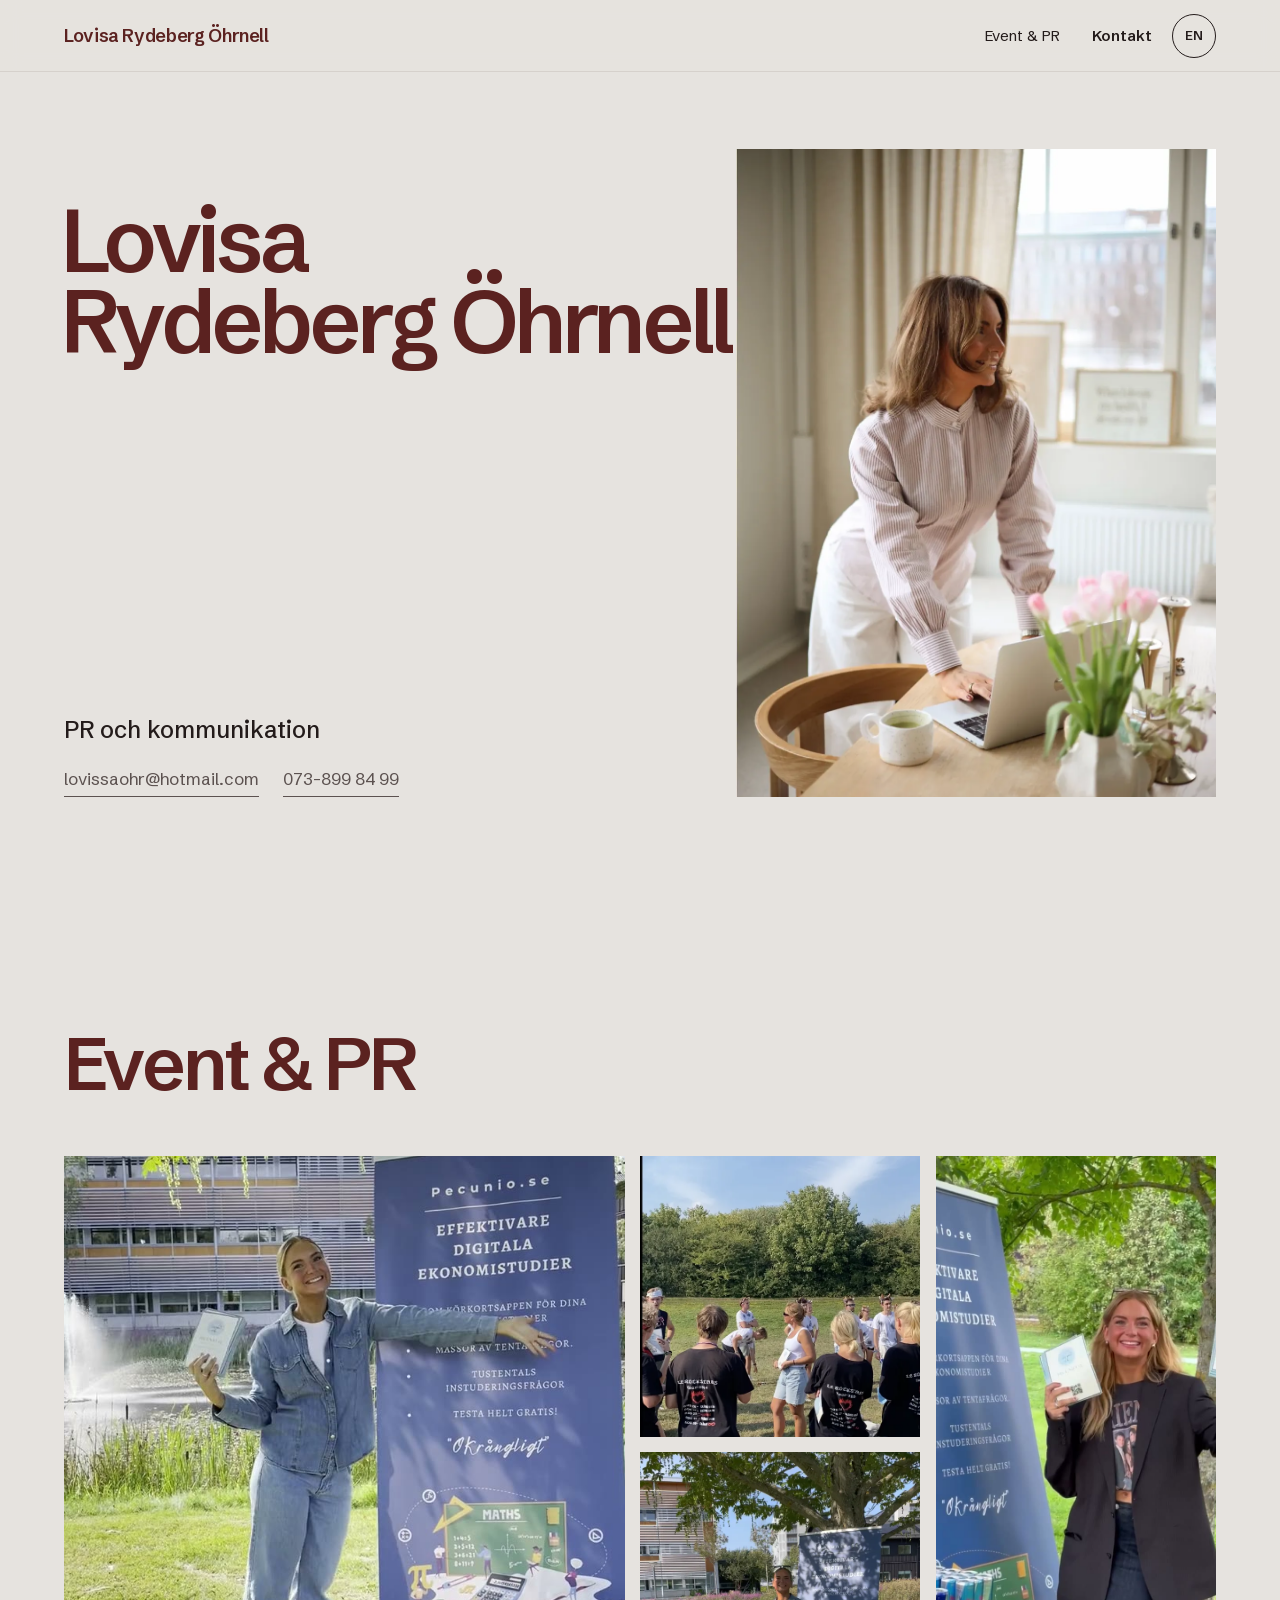
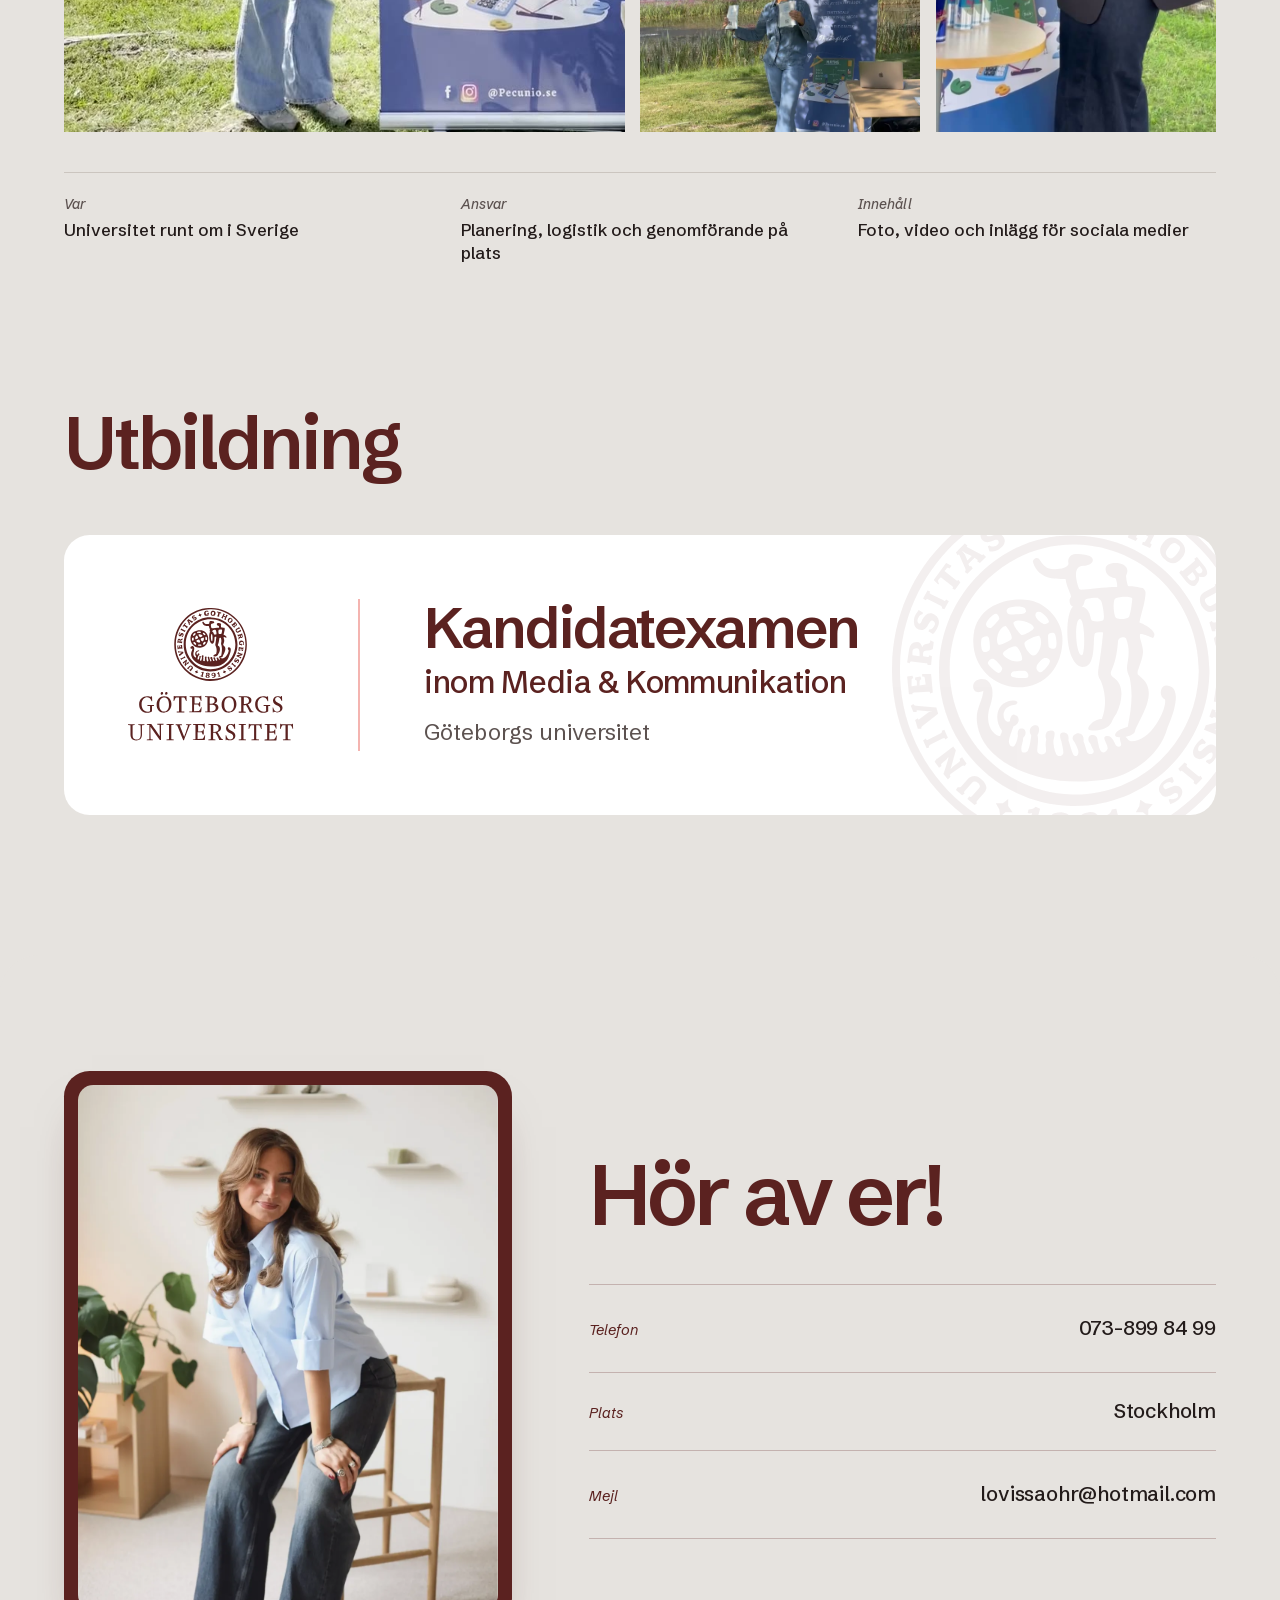
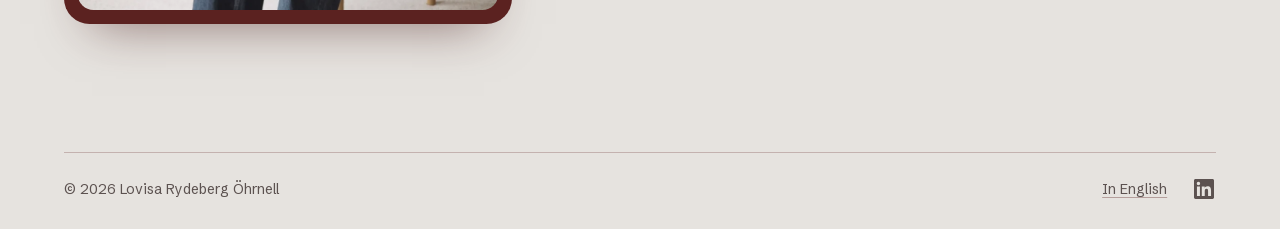
<file: lovisadocs/pr/index.html>
<!doctype html>
<html lang="sv">
<head>
  <meta charset="utf-8">
  <meta name="viewport" content="width=device-width, initial-scale=1">
  <title>Lovisa Rydeberg Öhrnell – PR och kommunikation</title>
  <meta name="description" content="Jag planerar, samordnar och ser till att det blir av. Från marknadsföringsevent på universitet runt om i Sverige till porträtt och reportage som får människor och varumärken att synas.">
  <meta name="robots" content="noindex, nofollow">

  <meta property="og:title" content="Lovisa Rydeberg Öhrnell – PR och kommunikation">
  <meta property="og:description" content="Jag planerar, samordnar och ser till att det blir av. Från marknadsföringsevent på universitet runt om i Sverige till porträtt och reportage som får människor och varumärken att synas.">
  <meta property="og:image" content="https://lovisadocs.se/media/lovisa-laptop.webp">
  <meta name="theme-color" content="#e6e3df">
  <link rel="icon" href="../media/favicon.svg" type="image/svg+xml">
  <link rel="preload" href="../fonts/schibsted.woff2" as="font" type="font/woff2" crossorigin>
  <link rel="stylesheet" href="../style.css">
</head>
<body>
  <a class="hoppa" href="#innehall">Hoppa till innehållet</a>
  <header class="topp">
    <a class="logga" href="../pr/">Lovisa<span class="logga-efternamn"> Rydeberg Öhrnell</span></a>
    <nav class="topp-nav" aria-label="Meny"><a href="#event">Event &amp; PR</a></nav>
    <div class="topp-hoger">
      <a class="topp-kontakt" href="#kontakt">Kontakt</a>
      <a class="sprak" href="../en/pr/" hreflang="en" lang="en" aria-label="In English">EN</a>
    </div>
  </header>

  <main id="innehall">
    <section class="hero">
      <h1 class="hero-namn">
        <span class="hero-fornamn">Lovisa</span>
        <span class="hero-efternamn">Rydeberg Öhrnell</span>
      </h1>
      <figure class="hero-bild"><img src="../media/lovisa-laptop.webp" alt="" width="1001" height="1500"></figure>
      <div class="hero-fot">
        <p class="hero-roll">PR och kommunikation</p>
        <p class="hero-lankar"><a href="mailto:lovissaohr@hotmail.com">lovissaohr@hotmail.com</a><a href="tel:+46738998499">073-899 84 99</a></p>
      </div>
    </section>

    <section class="del del-event" id="event" aria-labelledby="event-r">
      <div id="event-r"><h2 class="rubrik">Event &amp; PR</h2></div>
      <!-- Texten (k.event.text, kund, fakta) är borttagen 2026-11-16; finns kvar i innehall.mjs. -->
      <div class="event-kollage">
        <figure class="event-media event-media-1"><video style="object-position:38% 55%" src="../media/event-skylt.mp4" poster="../media/event-skylt.jpg" autoplay muted loop playsinline preload="metadata" aria-label="Lovisa pekar på Pecunio-skylten vid montern på campus" data-loop></video></figure>
        <figure class="event-media event-media-2"><video src="../media/event-monter-lovisa.mp4" poster="../media/event-monter-lovisa.jpg" autoplay muted loop playsinline preload="metadata" aria-label="Lovisa visar upp häften vid Pecunio-montern" data-loop></video></figure>
        <figure class="event-media event-media-3"><img src="../media/event-lek.webp" alt="Lovisa leder en lek med studenter på en gräsplan" loading="lazy"></figure>
        <figure class="event-media event-media-4"><img src="../media/event-monter.webp" alt="Pecunio-montern vid en damm på ett campus" loading="lazy"></figure>
      </div>
      <dl class="event-fakta"><div><dt class="etikett">Var</dt><dd>Universitet runt om i Sverige</dd></div><div><dt class="etikett">Ansvar</dt><dd>Planering, logistik och genomförande på plats</dd></div><div><dt class="etikett">Innehåll</dt><dd>Foto, video och inlägg för sociala medier</dd></div></dl>
    </section>

    <section class="del del-utb" id="utbildning" aria-labelledby="utb-r">
      <div id="utb-r"><h2 class="rubrik">Utbildning</h2></div>
      <div class="utb-kort">
        <img class="utb-logga" src="../media/gu-logga.svg" alt="Göteborgs universitet" width="94" height="75">
        <div class="utb-examen">
          <p class="utb-titel">Kandidatexamen</p>
          <p class="utb-amne">inom Media &amp; Kommunikation</p>
          <p class="utb-var">Göteborgs universitet</p>
          
        </div>
        <img class="utb-sigill" src="../media/gu-sigill.svg" alt="" aria-hidden="true">
      </div>
    </section>

  </main>

  <footer class="fot" id="kontakt" aria-labelledby="kontakt-r">
    <div class="fot-topp">
      <div class="fot-ram"><img class="fot-bild" src="../media/lovisa-pall.webp" alt="Lovisa Rydeberg Öhrnell" loading="lazy" width="1120" height="1500"></div>
      <div class="fot-innehall">
    <h2 class="fot-rubrik" id="kontakt-r">Hör av er!</h2>
    <ul class="fot-kontakt" role="list">
      <li><span class="fot-etikett">Telefon</span><a href="tel:+46738998499">073-899 84 99</a></li>
      <li><span class="fot-etikett">Plats</span><span>Stockholm</span></li>
      <li><span class="fot-etikett">Mejl</span><a href="mailto:lovissaohr@hotmail.com">lovissaohr@hotmail.com</a></li>
    </ul>
      </div>
    </div>
    <div class="fot-rad">
      <p>© 2026 Lovisa Rydeberg Öhrnell</p>
      
      <div class="fot-hoger">
        <a href="../en/pr/" hreflang="en" lang="en">In English</a>
        <a class="fot-ikon" href="https://www.linkedin.com/in/lovisa-rydeberg-%C3%B6hrnell-b14113206/" target="_blank" rel="noopener" aria-label="LinkedIn (öppnas i ny flik)"><svg viewBox="0 0 24 24" width="20" height="20" aria-hidden="true" focusable="false"><path fill="currentColor" d="M20.45 20.45h-3.56v-5.57c0-1.33-.02-3.04-1.85-3.04-1.86 0-2.14 1.45-2.14 2.94v5.67H9.34V9h3.42v1.56h.05c.48-.9 1.64-1.85 3.37-1.85 3.6 0 4.27 2.37 4.27 5.46v6.28ZM5.34 7.43a2.06 2.06 0 1 1 0-4.13 2.06 2.06 0 0 1 0 4.13ZM7.12 20.45H3.56V9h3.56v11.45ZM22.22 0H1.77C.79 0 0 .77 0 1.73v20.54C0 23.23.79 24 1.77 24h20.45c.98 0 1.78-.77 1.78-1.73V1.73C24 .77 23.2 0 22.22 0Z"/></svg></a>
      </div>
    </div>
  </footer>
  <script src="../app.js" defer></script>
</body>
</html>
</file>
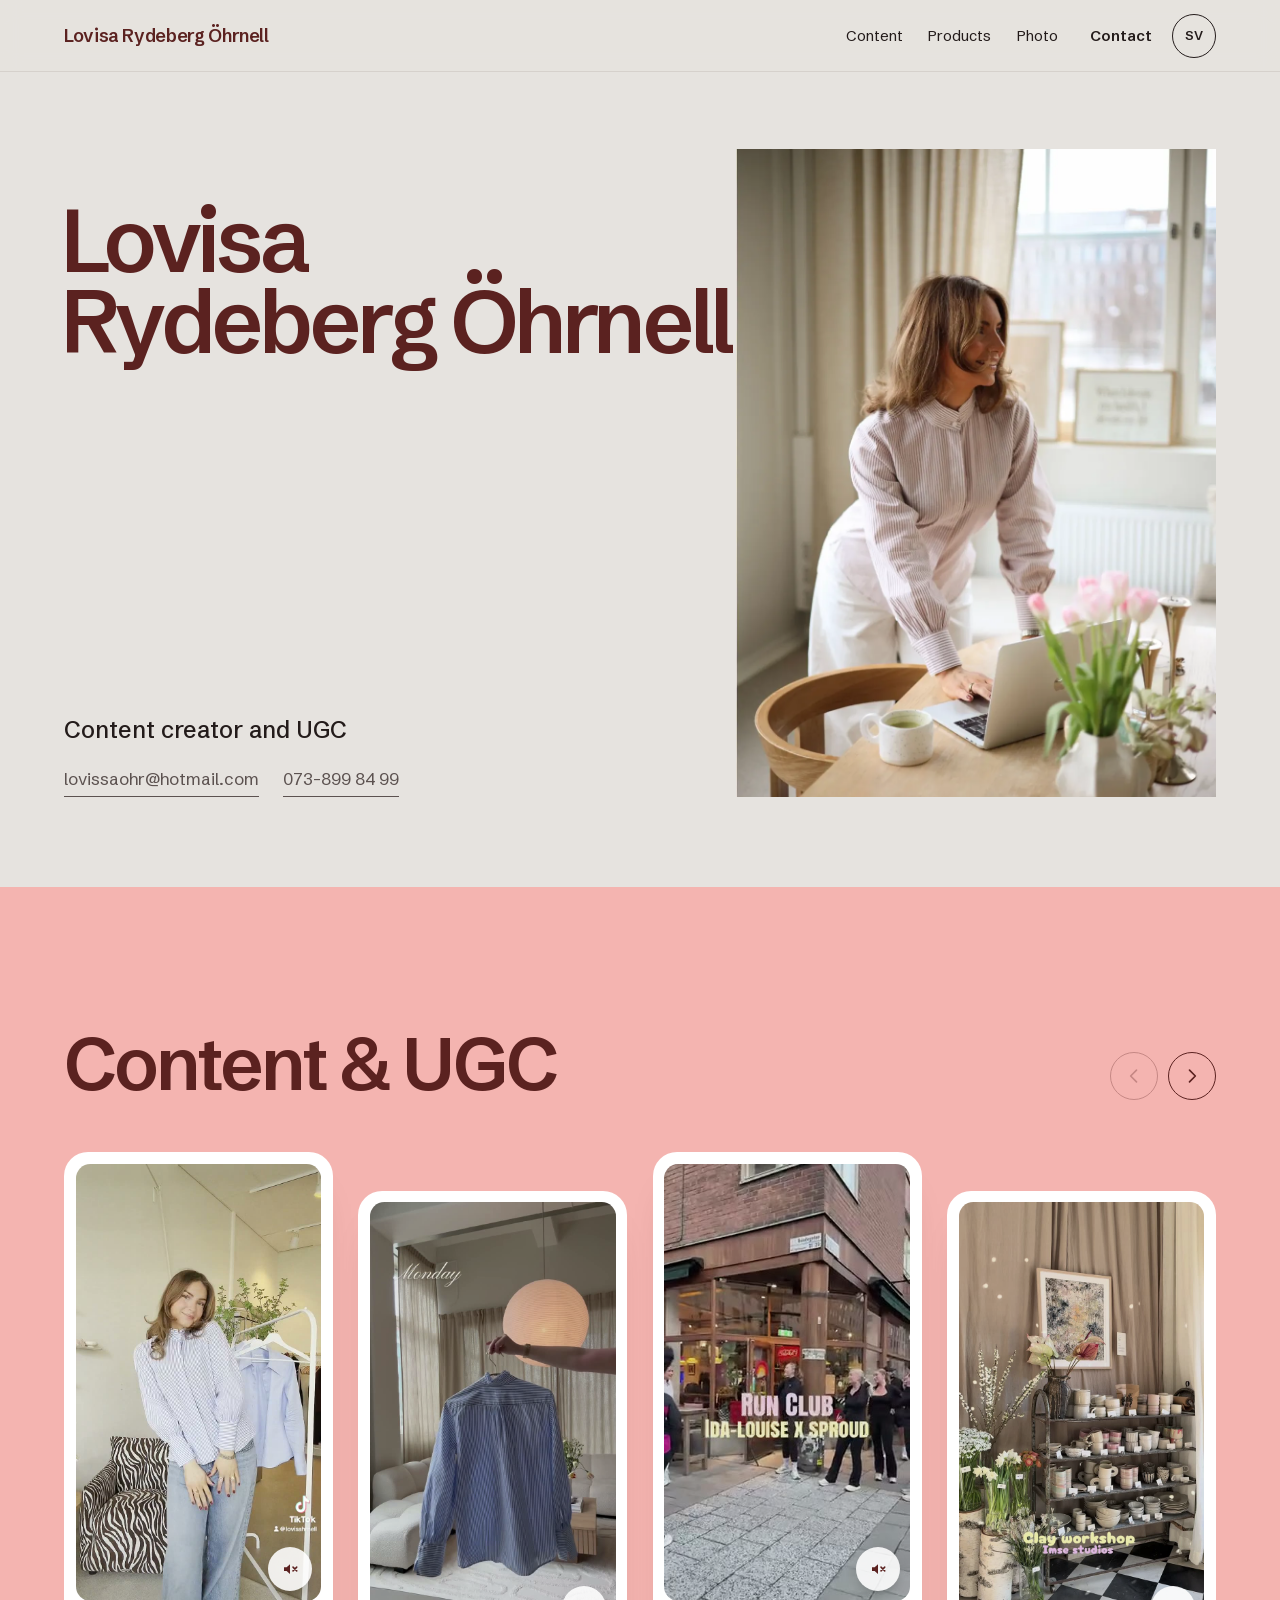
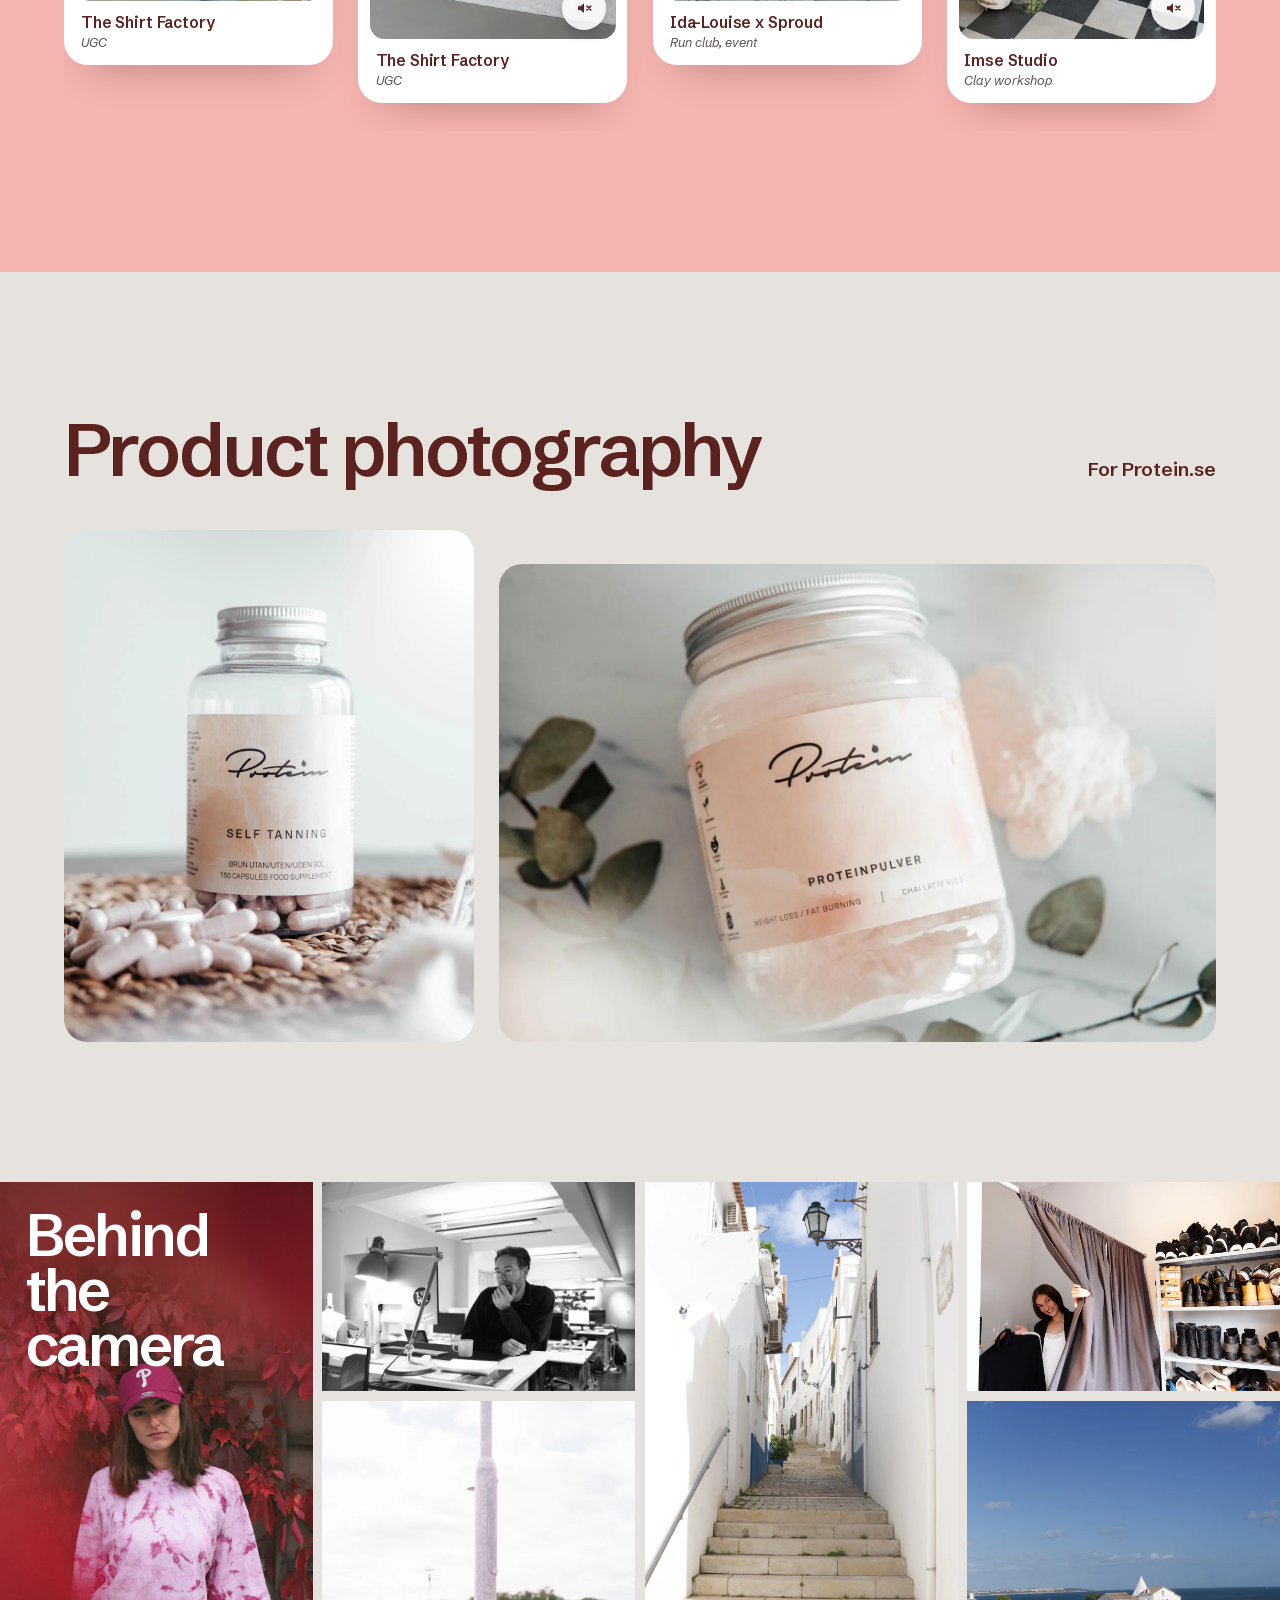
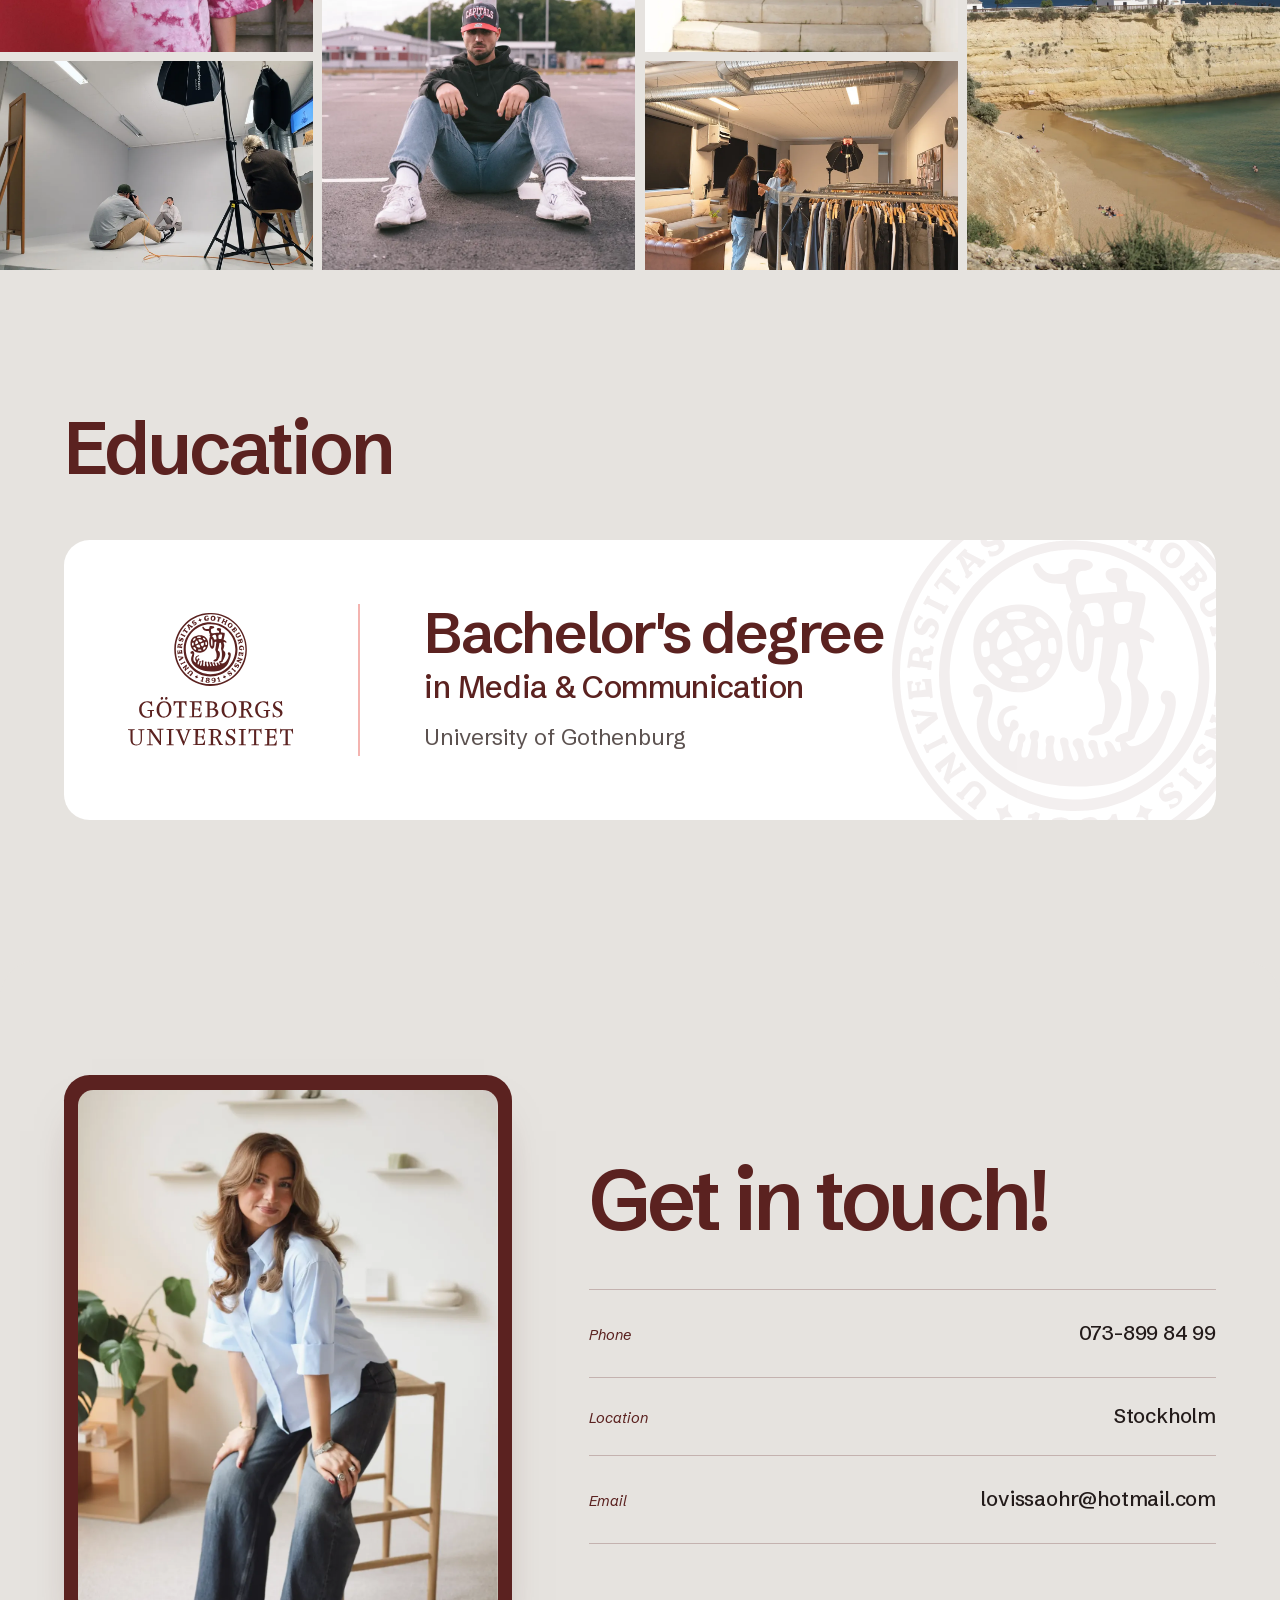
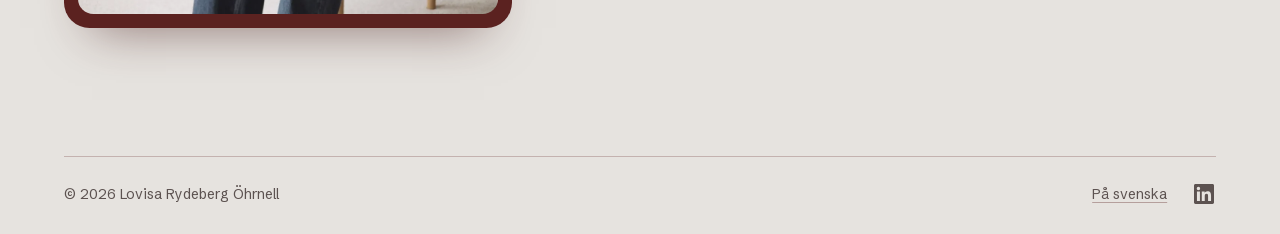
<file: lovisadocs/en/content/index.html>
<!doctype html>
<html lang="en">
<head>
  <meta charset="utf-8">
  <meta name="viewport" content="width=device-width, initial-scale=1">
  <title>Lovisa Rydeberg Öhrnell – Content and UGC</title>
  <meta name="description" content="I create content that feels real. UGC for brands, my own photography and editing, and a TikTok that reached half a million views from a previously unknown account.">
  <meta name="robots" content="noindex, nofollow">

  <meta property="og:title" content="Lovisa Rydeberg Öhrnell – Content and UGC">
  <meta property="og:description" content="I create content that feels real. UGC for brands, my own photography and editing, and a TikTok that reached half a million views from a previously unknown account.">
  <meta property="og:image" content="https://lovisadocs.se/media/lovisa-laptop.webp">
  <meta name="theme-color" content="#e6e3df">
  <link rel="icon" href="../../media/favicon.svg" type="image/svg+xml">
  <link rel="preload" href="../../fonts/schibsted.woff2" as="font" type="font/woff2" crossorigin>
  <link rel="stylesheet" href="../../style.css">
</head>
<body>
  <a class="hoppa" href="#innehall">Skip to content</a>
  <header class="topp">
    <a class="logga" href="../../en/content/">Lovisa<span class="logga-efternamn"> Rydeberg Öhrnell</span></a>
    <nav class="topp-nav" aria-label="Menu"><a href="#content">Content</a><a href="#produkt">Products</a><a href="#foto">Photo</a></nav>
    <div class="topp-hoger">
      <a class="topp-kontakt" href="#kontakt">Contact</a>
      <a class="sprak" href="../../content/" hreflang="sv" lang="sv" aria-label="På svenska">SV</a>
    </div>
  </header>

  <main id="innehall">
    <section class="hero">
      <h1 class="hero-namn">
        <span class="hero-fornamn">Lovisa</span>
        <span class="hero-efternamn">Rydeberg Öhrnell</span>
      </h1>
      <figure class="hero-bild"><img src="../../media/lovisa-laptop.webp" alt="" width="1001" height="1500"></figure>
      <div class="hero-fot">
        <p class="hero-roll">Content creator and UGC</p>
        <p class="hero-lankar"><a href="mailto:lovissaohr@hotmail.com">lovissaohr@hotmail.com</a><a href="tel:+46738998499">073-899 84 99</a></p>
      </div>
    </section>

    <section class="del del-band del-ugc" id="content" aria-labelledby="ugc-r">
      <div class="inre">
        <div class="ugc-topp">
          <div id="ugc-r"><h2 class="rubrik">Content &amp; UGC</h2></div>
          <div class="ugc-knappar"><button class="ugc-knapp" type="button" data-riktning="-1" aria-label="Previous videos"><svg viewBox="0 0 24 24" width="20" height="20" aria-hidden="true"><path d="M15 5l-7 7 7 7" fill="none" stroke="currentColor" stroke-width="2" stroke-linecap="round" stroke-linejoin="round"/></svg></button><button class="ugc-knapp" type="button" data-riktning="1" aria-label="Next videos"><svg viewBox="0 0 24 24" width="20" height="20" aria-hidden="true"><path d="M9 5l7 7-7 7" fill="none" stroke="currentColor" stroke-width="2" stroke-linecap="round" stroke-linejoin="round"/></svg></button></div>
        </div>
        <ul class="ugc-remsa" role="list" tabindex="0" aria-label="Videos, scroll sideways">
          <li class="ugc-kort"><figure class="ugc-ram">
            <div class="ugc-video">
              <video src="../../media/shirt-factory-3.mp4" poster="../../media/shirt-factory-3.jpg" muted playsinline preload="none" data-auto aria-label="The Shirt Factory, UGC"></video>
              <button class="ugc-ljud" type="button" aria-pressed="false" aria-label="Sound on" data-pa="Sound on" data-av="Sound off"><svg viewBox="0 0 24 24" width="18" height="18" aria-hidden="true" focusable="false"><path d="M4 9.5v5h3.5L12 18.5v-13L7.5 9.5H4Z" fill="currentColor"/><g class="ljud-av" fill="none" stroke="currentColor" stroke-width="2" stroke-linecap="round"><path d="m16 9.5 5 5M21 9.5l-5 5"/></g><g class="ljud-pa" fill="none" stroke="currentColor" stroke-width="2" stroke-linecap="round"><path d="M15.5 9a4 4 0 0 1 0 6M18 6.5a7.5 7.5 0 0 1 0 11"/></g></svg></button>
            </div>
            <figcaption><span class="ugc-kund">The Shirt Factory</span><span class="ugc-typ">UGC</span></figcaption>
          </figure></li>
          <li class="ugc-kort"><figure class="ugc-ram">
            <div class="ugc-video">
              <video src="../../media/skjortor-veckan.mp4" poster="../../media/skjortor-veckan.jpg" muted playsinline preload="none" data-auto aria-label="The Shirt Factory, UGC"></video>
              <button class="ugc-ljud" type="button" aria-pressed="false" aria-label="Sound on" data-pa="Sound on" data-av="Sound off"><svg viewBox="0 0 24 24" width="18" height="18" aria-hidden="true" focusable="false"><path d="M4 9.5v5h3.5L12 18.5v-13L7.5 9.5H4Z" fill="currentColor"/><g class="ljud-av" fill="none" stroke="currentColor" stroke-width="2" stroke-linecap="round"><path d="m16 9.5 5 5M21 9.5l-5 5"/></g><g class="ljud-pa" fill="none" stroke="currentColor" stroke-width="2" stroke-linecap="round"><path d="M15.5 9a4 4 0 0 1 0 6M18 6.5a7.5 7.5 0 0 1 0 11"/></g></svg></button>
            </div>
            <figcaption><span class="ugc-kund">The Shirt Factory</span><span class="ugc-typ">UGC</span></figcaption>
          </figure></li>
          <li class="ugc-kort"><figure class="ugc-ram">
            <div class="ugc-video">
              <video src="../../media/run-club-sproud.mp4" poster="../../media/run-club-sproud.jpg" muted playsinline preload="none" data-auto aria-label="Ida-Louise x Sproud, Run club, event"></video>
              <button class="ugc-ljud" type="button" aria-pressed="false" aria-label="Sound on" data-pa="Sound on" data-av="Sound off"><svg viewBox="0 0 24 24" width="18" height="18" aria-hidden="true" focusable="false"><path d="M4 9.5v5h3.5L12 18.5v-13L7.5 9.5H4Z" fill="currentColor"/><g class="ljud-av" fill="none" stroke="currentColor" stroke-width="2" stroke-linecap="round"><path d="m16 9.5 5 5M21 9.5l-5 5"/></g><g class="ljud-pa" fill="none" stroke="currentColor" stroke-width="2" stroke-linecap="round"><path d="M15.5 9a4 4 0 0 1 0 6M18 6.5a7.5 7.5 0 0 1 0 11"/></g></svg></button>
            </div>
            <figcaption><span class="ugc-kund">Ida-Louise x Sproud</span><span class="ugc-typ">Run club, event</span></figcaption>
          </figure></li>
          <li class="ugc-kort"><figure class="ugc-ram">
            <div class="ugc-video">
              <video src="../../media/imse-clay-workshop.mp4" poster="../../media/imse-clay-workshop.jpg" muted playsinline preload="none" data-auto aria-label="Imse Studio, Clay workshop"></video>
              <button class="ugc-ljud" type="button" aria-pressed="false" aria-label="Sound on" data-pa="Sound on" data-av="Sound off"><svg viewBox="0 0 24 24" width="18" height="18" aria-hidden="true" focusable="false"><path d="M4 9.5v5h3.5L12 18.5v-13L7.5 9.5H4Z" fill="currentColor"/><g class="ljud-av" fill="none" stroke="currentColor" stroke-width="2" stroke-linecap="round"><path d="m16 9.5 5 5M21 9.5l-5 5"/></g><g class="ljud-pa" fill="none" stroke="currentColor" stroke-width="2" stroke-linecap="round"><path d="M15.5 9a4 4 0 0 1 0 6M18 6.5a7.5 7.5 0 0 1 0 11"/></g></svg></button>
            </div>
            <figcaption><span class="ugc-kund">Imse Studio</span><span class="ugc-typ">Clay workshop</span></figcaption>
          </figure></li>
          <li class="ugc-kort"><figure class="ugc-ram">
            <div class="ugc-video">
              <video src="../../media/shirt-factory-2.mp4" poster="../../media/shirt-factory-2.jpg" muted playsinline preload="none" data-auto aria-label="The Shirt Factory, UGC"></video>
              <button class="ugc-ljud" type="button" aria-pressed="false" aria-label="Sound on" data-pa="Sound on" data-av="Sound off"><svg viewBox="0 0 24 24" width="18" height="18" aria-hidden="true" focusable="false"><path d="M4 9.5v5h3.5L12 18.5v-13L7.5 9.5H4Z" fill="currentColor"/><g class="ljud-av" fill="none" stroke="currentColor" stroke-width="2" stroke-linecap="round"><path d="m16 9.5 5 5M21 9.5l-5 5"/></g><g class="ljud-pa" fill="none" stroke="currentColor" stroke-width="2" stroke-linecap="round"><path d="M15.5 9a4 4 0 0 1 0 6M18 6.5a7.5 7.5 0 0 1 0 11"/></g></svg></button>
            </div>
            <figcaption><span class="ugc-kund">The Shirt Factory</span><span class="ugc-typ">UGC</span></figcaption>
          </figure></li>
        </ul>
      </div>
    </section>

    <section class="del del-produkt" id="produkt" aria-labelledby="produkt-r">
      <div class="produkt-topp">
        <div id="produkt-r"><h2 class="rubrik">Product photography</h2></div>
        <p class="produkt-kund">For Protein.se</p>
      </div>
      <div class="produkt-grid">
        <figure class="produkt-bild produkt-bild-1"><img src="../../media/protein-kapslar.webp" alt="Jar of Protein.se Self Tanning capsules on a woven tray" loading="lazy"></figure>
        <figure class="produkt-bild produkt-bild-2"><img src="../../media/protein-pulver.webp" alt="Jar of Protein.se protein powder on marble with eucalyptus" loading="lazy"></figure>
      </div>
    </section>

    <section class="del del-foto" id="foto" aria-labelledby="foto-r">
      <div class="foto-grid">
        <div class="foto-kol"><figure class="foto foto-hog foto-forsta"><img src="../../media/foto-keps-rosa.webp" alt="Portrait in a pink cap in front of red vines" loading="lazy"><h2 class="foto-rubrik" id="foto-r">Behind the camera</h2></figure><figure class="foto foto-bred"><img src="../../media/lager157-studio.webp" alt="Photo shoot in the Lager 157 studio" loading="lazy"></figure></div>
        <div class="foto-kol"><figure class="foto foto-bred"><img src="../../media/foto-kontor-svartvit.webp" alt="Black and white portrait of a man at his desk" loading="lazy"></figure><figure class="foto foto-hog"><img src="../../media/foto-keps-parkering.webp" alt="Man in a cap sitting against a lamp post in a car park" loading="lazy"></figure></div>
        <div class="foto-kol"><figure class="foto foto-hog"><img src="../../media/foto-grand.webp" alt="White alley with steps in Portugal" loading="lazy"></figure><figure class="foto foto-bred"><img src="../../media/lager157-kladstang.webp" alt="Stylist and model by the clothing rails at Lager 157" loading="lazy"></figure></div>
        <div class="foto-kol"><figure class="foto foto-bred"><img src="../../media/lager157-draperi.webp" alt="Model peeking out from behind a curtain by the shoe rack" loading="lazy"></figure><figure class="foto foto-hog"><img src="../../media/foto-klippa.webp" alt="Chapel on a cliff above a cove" loading="lazy"></figure></div>
      </div>
    </section>

    <section class="del del-utb" id="utbildning" aria-labelledby="utb-r">
      <div id="utb-r"><h2 class="rubrik">Education</h2></div>
      <div class="utb-kort">
        <img class="utb-logga" src="../../media/gu-logga.svg" alt="University of Gothenburg" width="94" height="75">
        <div class="utb-examen">
          <p class="utb-titel">Bachelor's degree</p>
          <p class="utb-amne">in Media &amp; Communication</p>
          <p class="utb-var">University of Gothenburg</p>
          
        </div>
        <img class="utb-sigill" src="../../media/gu-sigill.svg" alt="" aria-hidden="true">
      </div>
    </section>

  </main>

  <footer class="fot" id="kontakt" aria-labelledby="kontakt-r">
    <div class="fot-topp">
      <div class="fot-ram"><img class="fot-bild" src="../../media/lovisa-pall.webp" alt="Lovisa Rydeberg Öhrnell" loading="lazy" width="1120" height="1500"></div>
      <div class="fot-innehall">
    <h2 class="fot-rubrik" id="kontakt-r">Get in touch!</h2>
    <ul class="fot-kontakt" role="list">
      <li><span class="fot-etikett">Phone</span><a href="tel:+46738998499">073-899 84 99</a></li>
      <li><span class="fot-etikett">Location</span><span>Stockholm</span></li>
      <li><span class="fot-etikett">Email</span><a href="mailto:lovissaohr@hotmail.com">lovissaohr@hotmail.com</a></li>
    </ul>
      </div>
    </div>
    <div class="fot-rad">
      <p>© 2026 Lovisa Rydeberg Öhrnell</p>
      
      <div class="fot-hoger">
        <a href="../../content/" hreflang="sv" lang="sv">På svenska</a>
        <a class="fot-ikon" href="https://www.linkedin.com/in/lovisa-rydeberg-%C3%B6hrnell-b14113206/" target="_blank" rel="noopener" aria-label="LinkedIn (opens in a new tab)"><svg viewBox="0 0 24 24" width="20" height="20" aria-hidden="true" focusable="false"><path fill="currentColor" d="M20.45 20.45h-3.56v-5.57c0-1.33-.02-3.04-1.85-3.04-1.86 0-2.14 1.45-2.14 2.94v5.67H9.34V9h3.42v1.56h.05c.48-.9 1.64-1.85 3.37-1.85 3.6 0 4.27 2.37 4.27 5.46v6.28ZM5.34 7.43a2.06 2.06 0 1 1 0-4.13 2.06 2.06 0 0 1 0 4.13ZM7.12 20.45H3.56V9h3.56v11.45ZM22.22 0H1.77C.79 0 0 .77 0 1.73v20.54C0 23.23.79 24 1.77 24h20.45c.98 0 1.78-.77 1.78-1.73V1.73C24 .77 23.2 0 22.22 0Z"/></svg></a>
      </div>
    </div>
  </footer>
  <script src="../../app.js" defer></script>
</body>
</html>
</file>
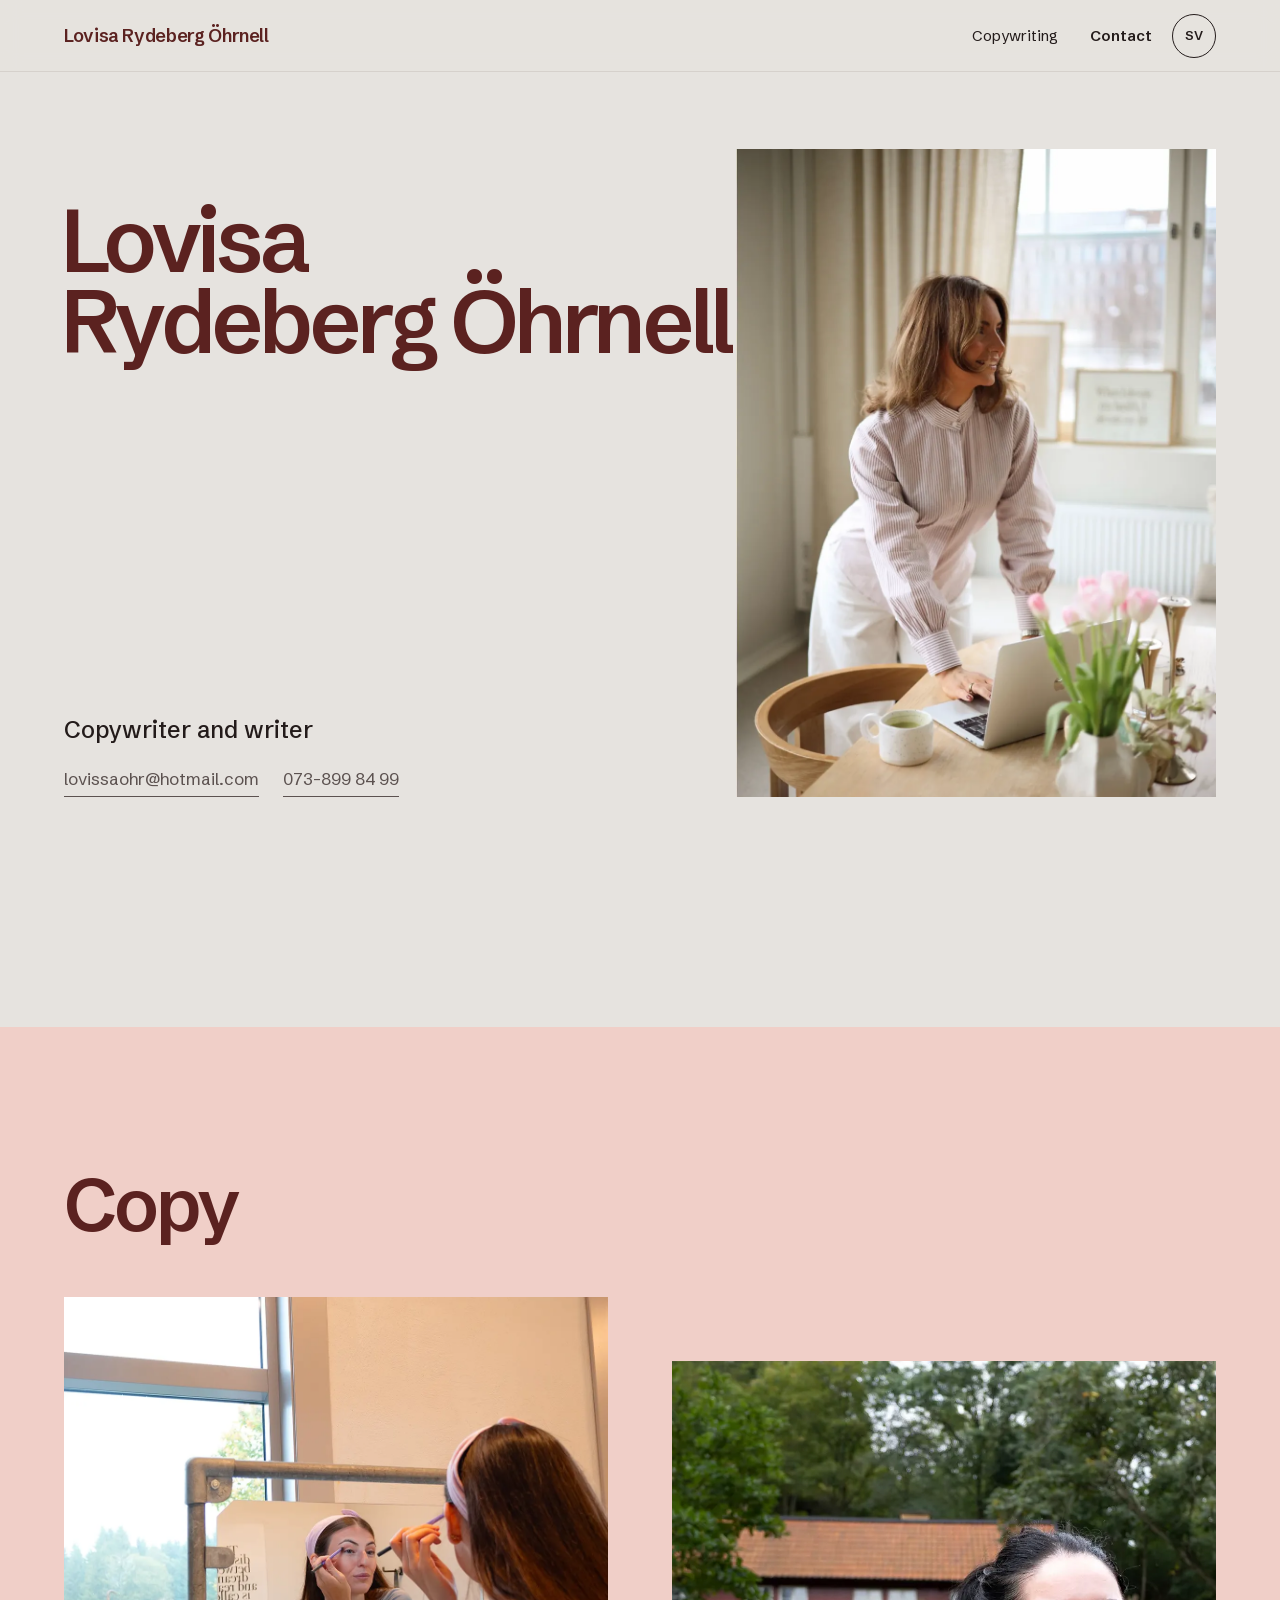
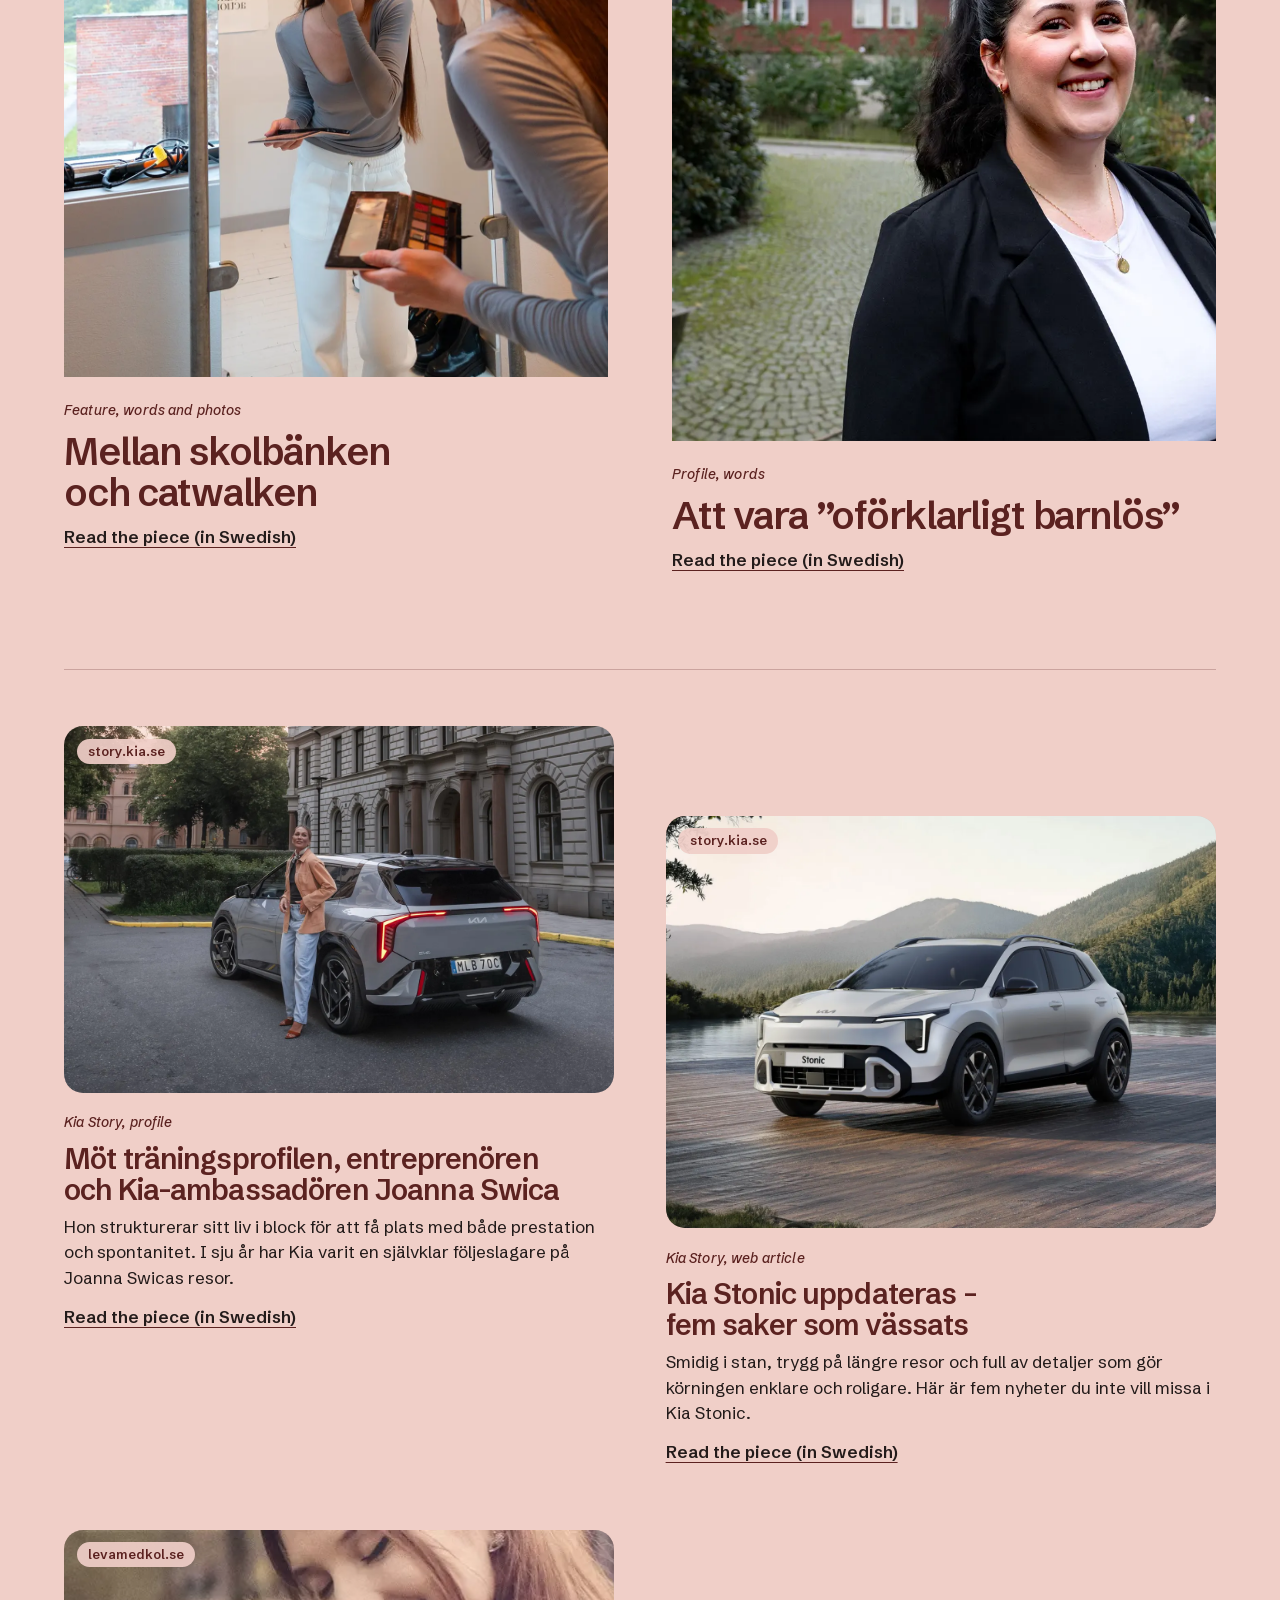
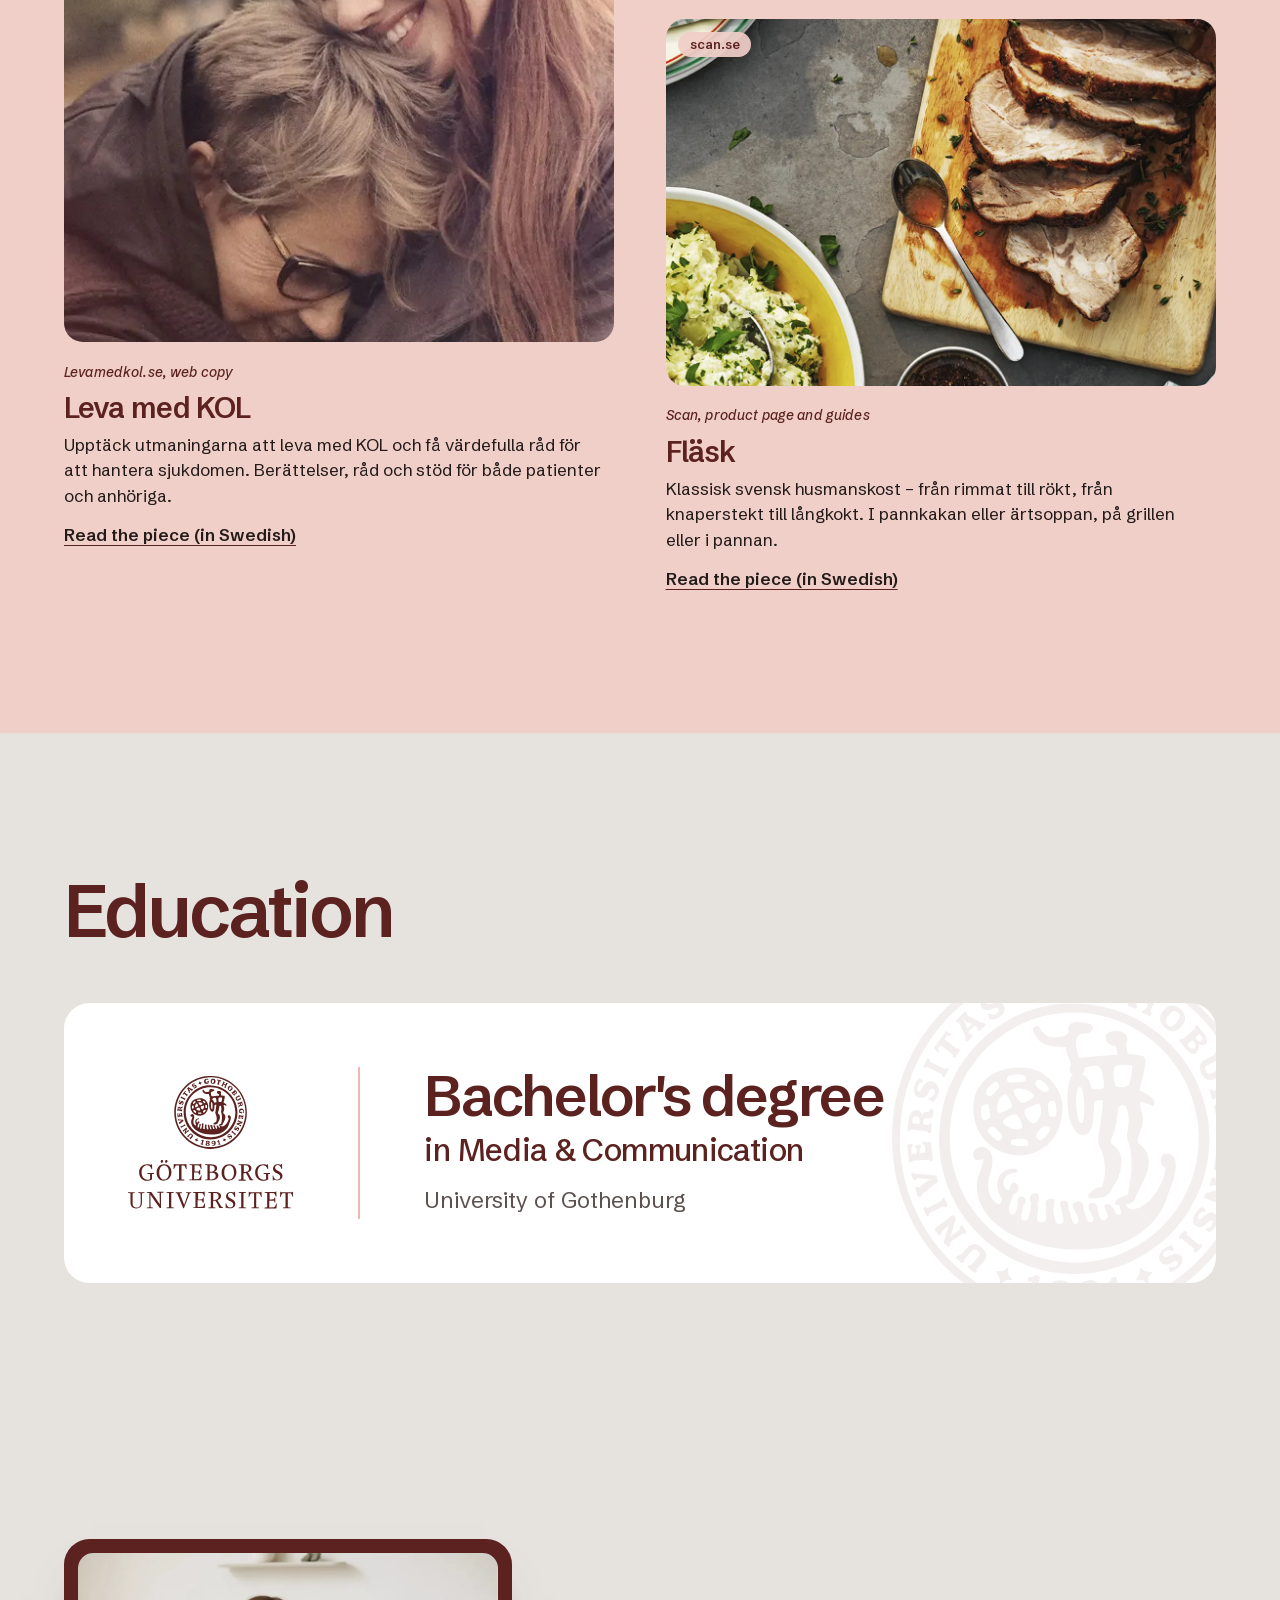
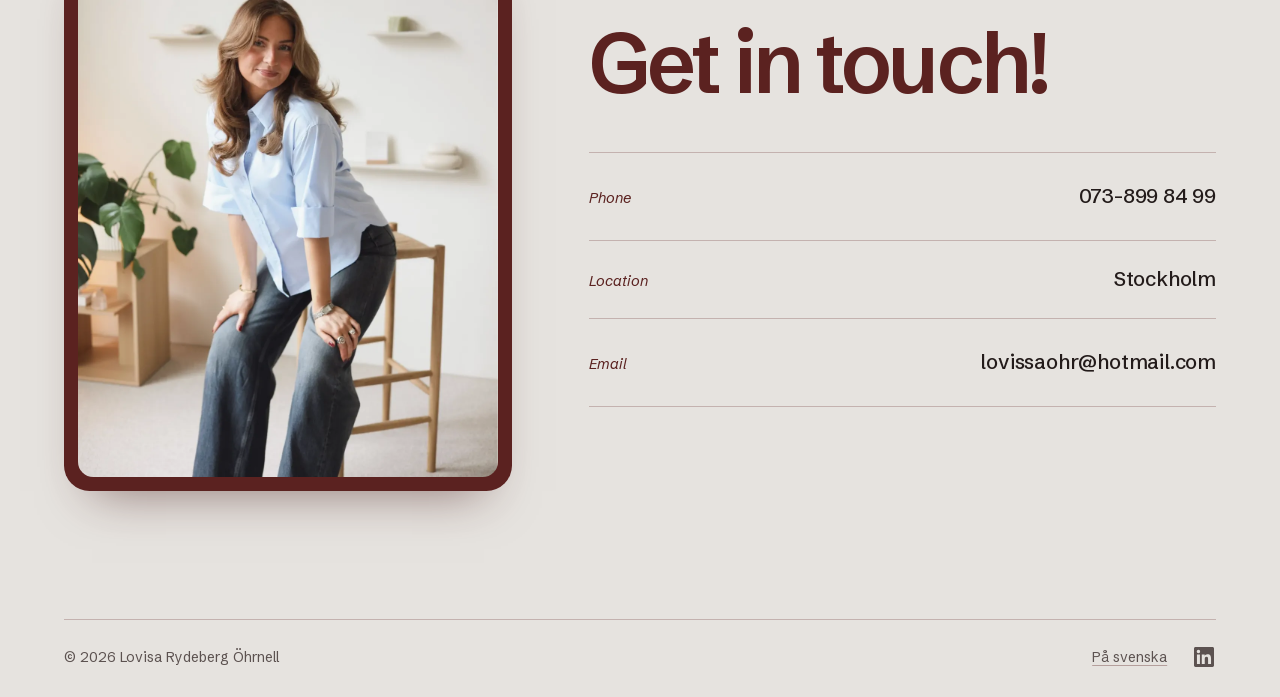
<file: lovisadocs/en/copywriting/index.html>
<!doctype html>
<html lang="en">
<head>
  <meta charset="utf-8">
  <meta name="viewport" content="width=device-width, initial-scale=1">
  <title>Lovisa Rydeberg Öhrnell – Copywriting</title>
  <meta name="description" content="I write copy that makes people keep reading. Features and profiles with people at their heart, and copy for web, campaigns and social media for brands such as Kia and Scan.">
  <meta name="robots" content="noindex, nofollow">

  <meta property="og:title" content="Lovisa Rydeberg Öhrnell – Copywriting">
  <meta property="og:description" content="I write copy that makes people keep reading. Features and profiles with people at their heart, and copy for web, campaigns and social media for brands such as Kia and Scan.">
  <meta property="og:image" content="https://lovisadocs.se/media/lovisa-laptop.webp">
  <meta name="theme-color" content="#e6e3df">
  <link rel="icon" href="../../media/favicon.svg" type="image/svg+xml">
  <link rel="preload" href="../../fonts/schibsted.woff2" as="font" type="font/woff2" crossorigin>
  <link rel="stylesheet" href="../../style.css">
</head>
<body>
  <a class="hoppa" href="#innehall">Skip to content</a>
  <header class="topp">
    <a class="logga" href="../../en/copywriting/">Lovisa<span class="logga-efternamn"> Rydeberg Öhrnell</span></a>
    <nav class="topp-nav" aria-label="Menu"><a href="#text">Copywriting</a></nav>
    <div class="topp-hoger">
      <a class="topp-kontakt" href="#kontakt">Contact</a>
      <a class="sprak" href="../../copywriting/" hreflang="sv" lang="sv" aria-label="På svenska">SV</a>
    </div>
  </header>

  <main id="innehall">
    <section class="hero">
      <h1 class="hero-namn">
        <span class="hero-fornamn">Lovisa</span>
        <span class="hero-efternamn">Rydeberg Öhrnell</span>
      </h1>
      <figure class="hero-bild"><img src="../../media/lovisa-laptop.webp" alt="" width="1001" height="1500"></figure>
      <div class="hero-fot">
        <p class="hero-roll">Copywriter and writer</p>
        <p class="hero-lankar"><a href="mailto:lovissaohr@hotmail.com">lovissaohr@hotmail.com</a><a href="tel:+46738998499">073-899 84 99</a></p>
      </div>
    </section>

    <section class="del del-band del-text" id="text" aria-labelledby="text-r">
      <div class="inre">
        <div id="text-r"><h2 class="rubrik">Copy</h2></div>
        <div class="text-stora">
        <a class="text-stor" href="../../texter/mellan-skolbanken-och-catwalken/?fran=copywriting">
          <img src="../../media/lager157-spegel.webp" alt="" loading="lazy">
          <span class="etikett">Feature, words and photos</span>
          <span class="text-titel">Mellan skolbänken och catwalken</span>
          <span class="text-las">Read the piece (in Swedish)</span>
        </a>
        <a class="text-stor" href="../../texter/oforklarligt-barnlos/?fran=copywriting">
          <img src="../../media/ivf-natalie.webp" alt="" loading="lazy">
          <span class="etikett">Profile, words</span>
          <span class="text-titel">Att vara ”oförklarligt barnlös”</span>
          <span class="text-las">Read the piece (in Swedish)</span>
        </a>
        </div>
        <ul class="text-kort-lista" role="list">
          <li class="text-kort text-kort-1"><a class="text-forhand" href="https://story.kia.se/kia-ambassadoren-joanna-swica" target="_blank" rel="noopener">
            <span class="text-forhand-bild"><img src="../../media/text-kia-swica.webp" alt="" loading="lazy" style="object-position:50% 50%"><span class="text-doman">story.kia.se</span></span>
            <span class="etikett">Kia Story, profile</span>
            <span class="text-titel">Möt träningsprofilen, entreprenören och Kia-ambassadören Joanna Swica</span>
            <span class="text-utdrag">Hon strukturerar sitt liv i block för att få plats med både prestation och spontanitet. I sju år har Kia varit en självklar följeslagare på Joanna Swicas resor.</span>
            <span class="text-las">Read the piece (in Swedish)<span class="dold"> (opens in a new tab)</span></span>
          </a></li>
          <li class="text-kort text-kort-2"><a class="text-forhand" href="https://story.kia.se/kia-stonic-uppdateras-fem-saker-som-vassats" target="_blank" rel="noopener">
            <span class="text-forhand-bild"><img src="../../media/text-kia-stonic.webp" alt="" loading="lazy" style="object-position:50% 60%"><span class="text-doman">story.kia.se</span></span>
            <span class="etikett">Kia Story, web article</span>
            <span class="text-titel">Kia Stonic uppdateras – fem saker som vässats</span>
            <span class="text-utdrag">Smidig i stan, trygg på längre resor och full av detaljer som gör körningen enklare och roligare. Här är fem nyheter du inte vill missa i Kia Stonic.</span>
            <span class="text-las">Read the piece (in Swedish)<span class="dold"> (opens in a new tab)</span></span>
          </a></li>
          <li class="text-kort text-kort-3"><a class="text-forhand" href="https://www.levamedkol.se/leva-med-kol/" target="_blank" rel="noopener">
            <span class="text-forhand-bild"><img src="../../media/text-kol.webp" alt="" loading="lazy" style="object-position:78% 40%"><span class="text-doman">levamedkol.se</span></span>
            <span class="etikett">Levamedkol.se, web copy</span>
            <span class="text-titel">Leva med KOL</span>
            <span class="text-utdrag">Upptäck utmaningarna att leva med KOL och få värdefulla råd för att hantera sjukdomen. Berättelser, råd och stöd för både patienter och anhöriga.</span>
            <span class="text-las">Read the piece (in Swedish)<span class="dold"> (opens in a new tab)</span></span>
          </a></li>
          <li class="text-kort text-kort-4"><a class="text-forhand" href="https://www.scan.se/vara-produkter/flask/" target="_blank" rel="noopener">
            <span class="text-forhand-bild"><img src="../../media/text-scan.webp" alt="" loading="lazy" style="object-position:50% 45%"><span class="text-doman">scan.se</span></span>
            <span class="etikett">Scan, product page and guides</span>
            <span class="text-titel">Fläsk</span>
            <span class="text-utdrag">Klassisk svensk husmanskost – från rimmat till rökt, från knaperstekt till långkokt. I pannkakan eller ärtsoppan, på grillen eller i pannan.</span>
            <span class="text-las">Read the piece (in Swedish)<span class="dold"> (opens in a new tab)</span></span>
          </a></li>
        </ul>
      </div>
    </section>

    <section class="del del-utb" id="utbildning" aria-labelledby="utb-r">
      <div id="utb-r"><h2 class="rubrik">Education</h2></div>
      <div class="utb-kort">
        <img class="utb-logga" src="../../media/gu-logga.svg" alt="University of Gothenburg" width="94" height="75">
        <div class="utb-examen">
          <p class="utb-titel">Bachelor's degree</p>
          <p class="utb-amne">in Media &amp; Communication</p>
          <p class="utb-var">University of Gothenburg</p>
          
        </div>
        <img class="utb-sigill" src="../../media/gu-sigill.svg" alt="" aria-hidden="true">
      </div>
    </section>

  </main>

  <footer class="fot" id="kontakt" aria-labelledby="kontakt-r">
    <div class="fot-topp">
      <div class="fot-ram"><img class="fot-bild" src="../../media/lovisa-pall.webp" alt="Lovisa Rydeberg Öhrnell" loading="lazy" width="1120" height="1500"></div>
      <div class="fot-innehall">
    <h2 class="fot-rubrik" id="kontakt-r">Get in touch!</h2>
    <ul class="fot-kontakt" role="list">
      <li><span class="fot-etikett">Phone</span><a href="tel:+46738998499">073-899 84 99</a></li>
      <li><span class="fot-etikett">Location</span><span>Stockholm</span></li>
      <li><span class="fot-etikett">Email</span><a href="mailto:lovissaohr@hotmail.com">lovissaohr@hotmail.com</a></li>
    </ul>
      </div>
    </div>
    <div class="fot-rad">
      <p>© 2026 Lovisa Rydeberg Öhrnell</p>
      
      <div class="fot-hoger">
        <a href="../../copywriting/" hreflang="sv" lang="sv">På svenska</a>
        <a class="fot-ikon" href="https://www.linkedin.com/in/lovisa-rydeberg-%C3%B6hrnell-b14113206/" target="_blank" rel="noopener" aria-label="LinkedIn (opens in a new tab)"><svg viewBox="0 0 24 24" width="20" height="20" aria-hidden="true" focusable="false"><path fill="currentColor" d="M20.45 20.45h-3.56v-5.57c0-1.33-.02-3.04-1.85-3.04-1.86 0-2.14 1.45-2.14 2.94v5.67H9.34V9h3.42v1.56h.05c.48-.9 1.64-1.85 3.37-1.85 3.6 0 4.27 2.37 4.27 5.46v6.28ZM5.34 7.43a2.06 2.06 0 1 1 0-4.13 2.06 2.06 0 0 1 0 4.13ZM7.12 20.45H3.56V9h3.56v11.45ZM22.22 0H1.77C.79 0 0 .77 0 1.73v20.54C0 23.23.79 24 1.77 24h20.45c.98 0 1.78-.77 1.78-1.73V1.73C24 .77 23.2 0 22.22 0Z"/></svg></a>
      </div>
    </div>
  </footer>
  <script src="../../app.js" defer></script>
</body>
</html>
</file>
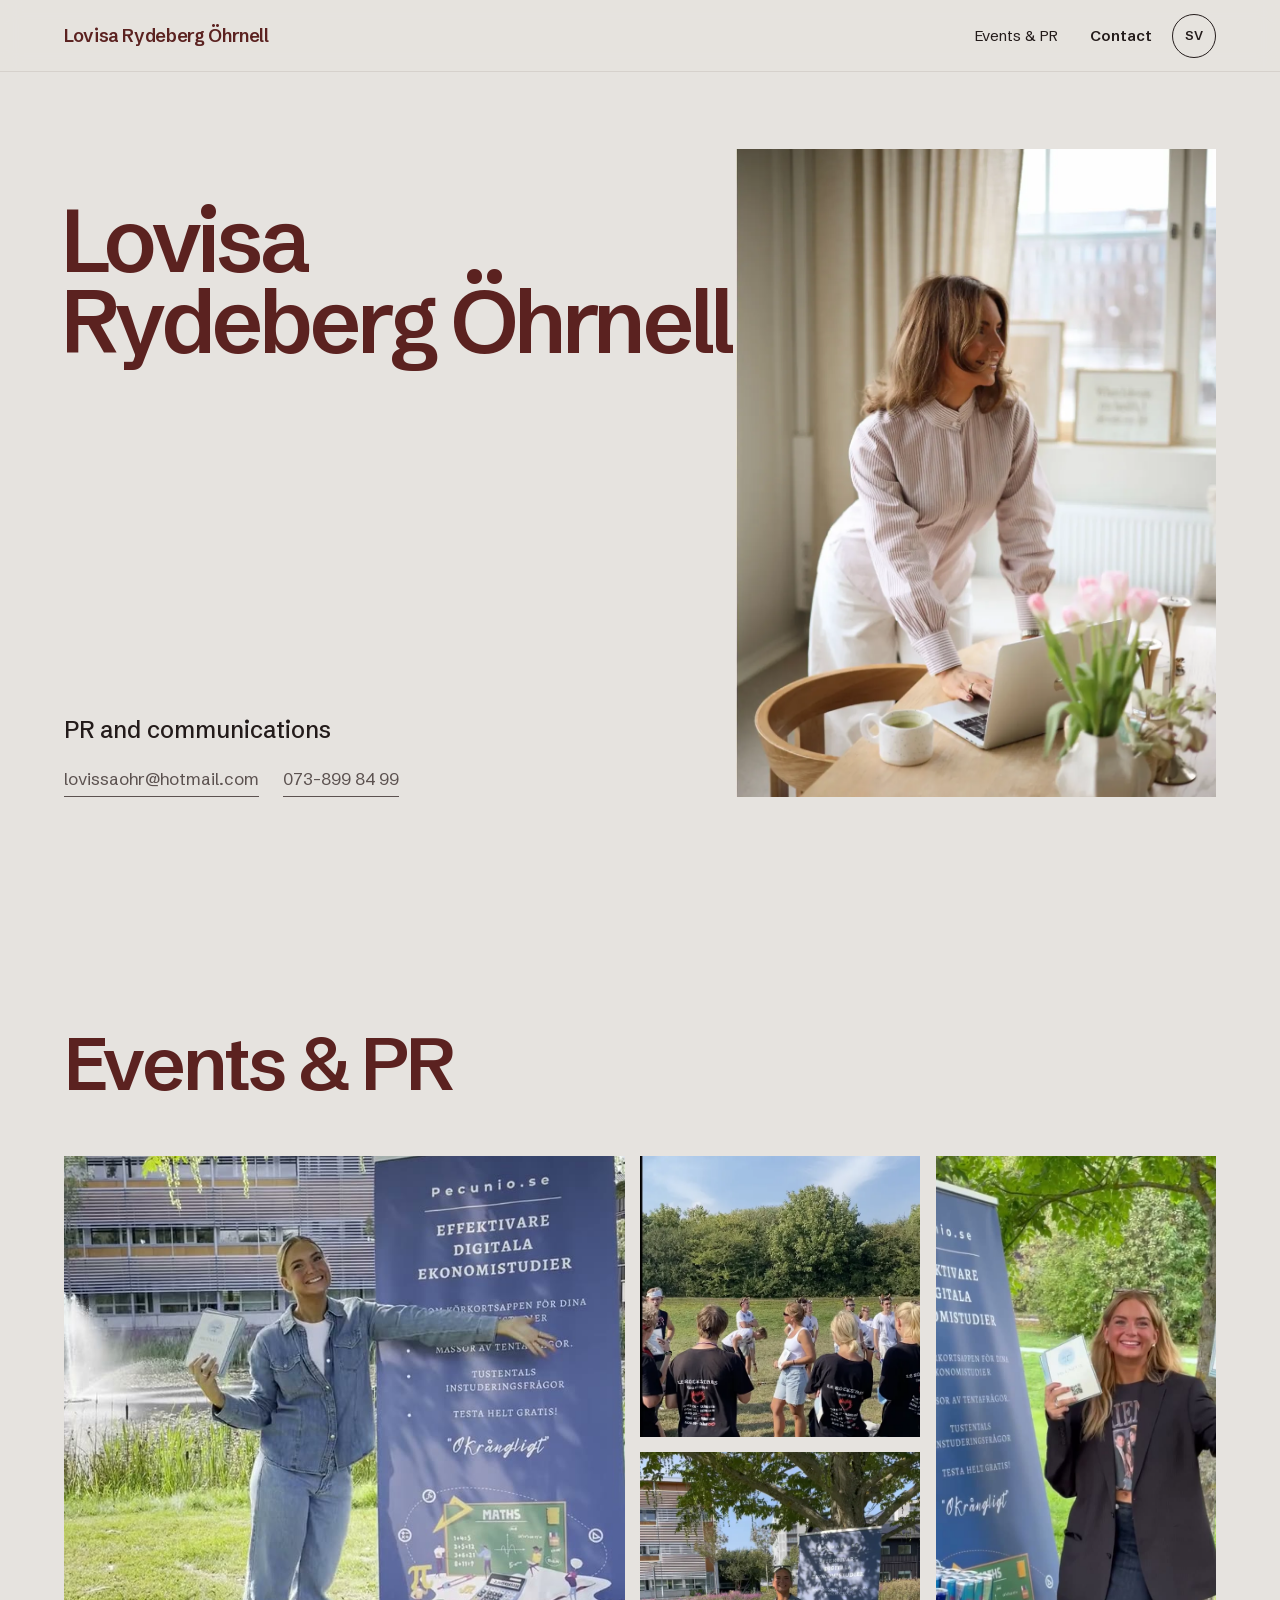
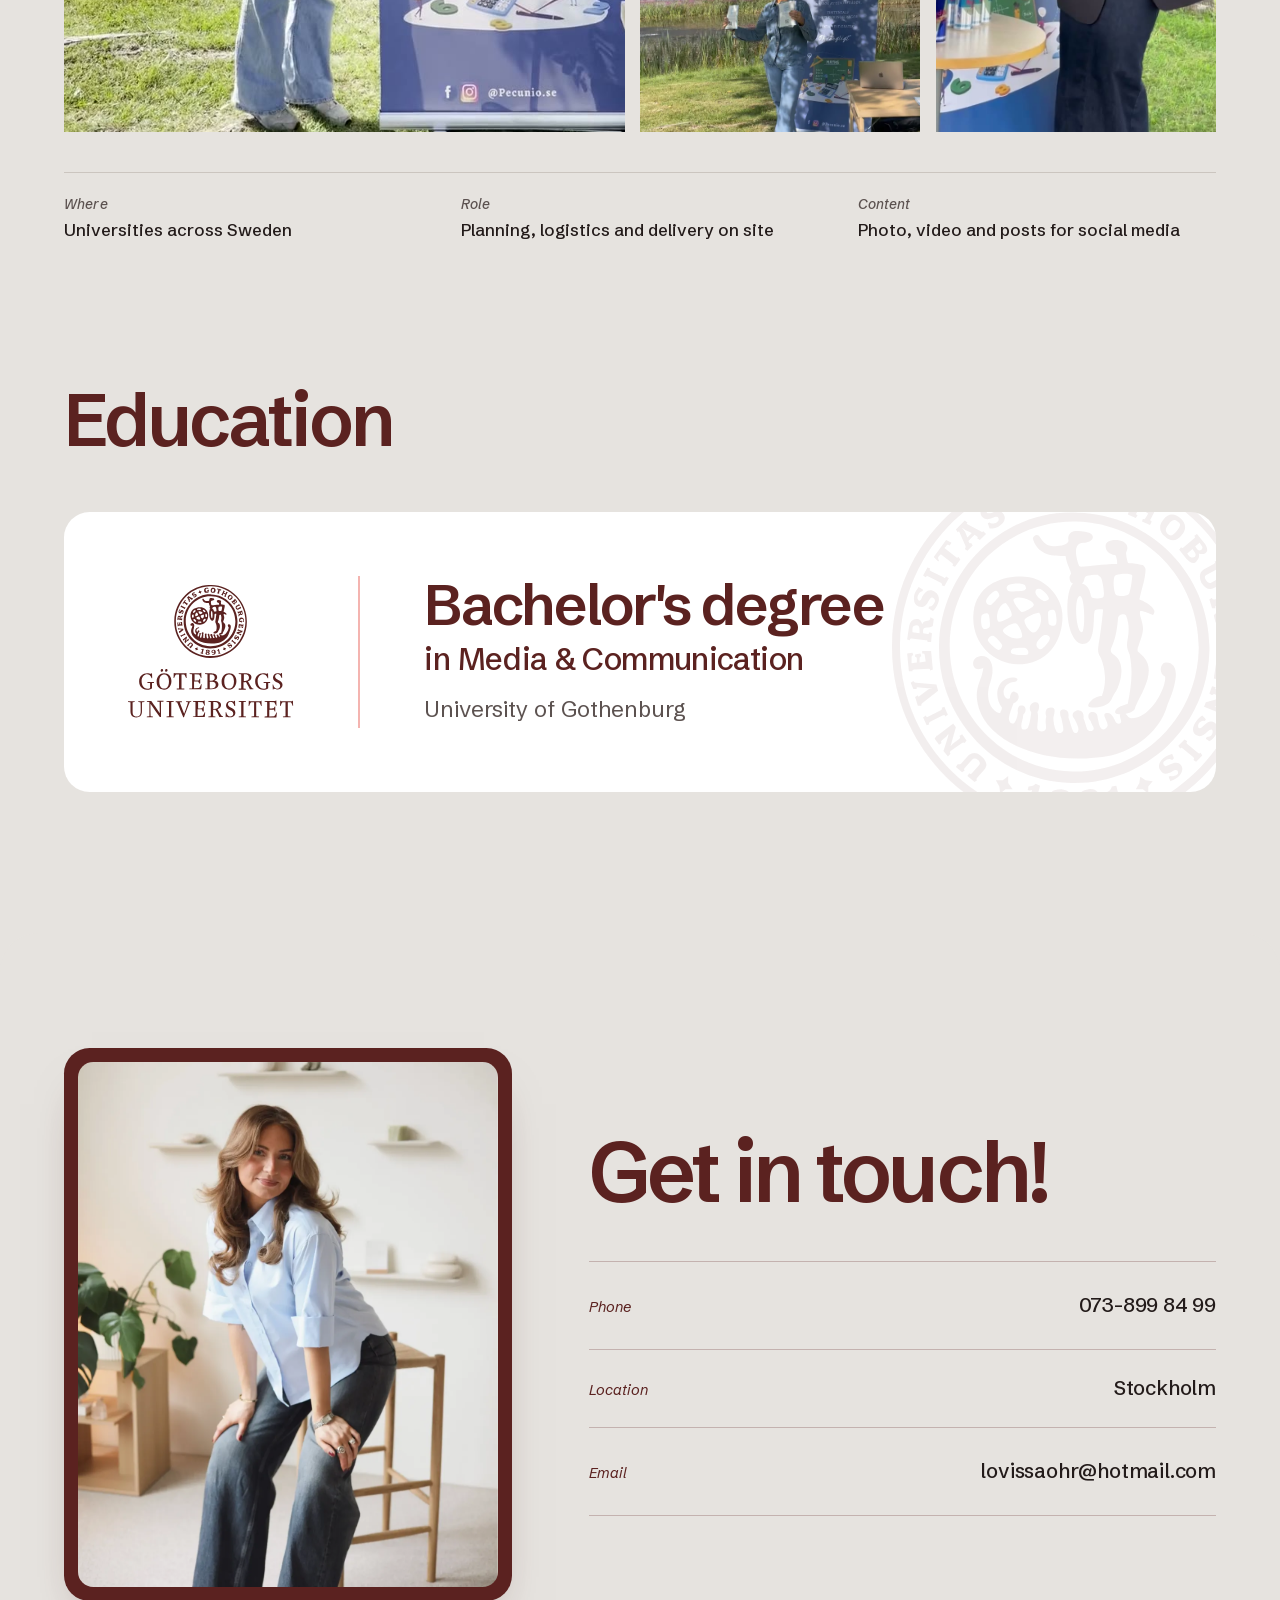
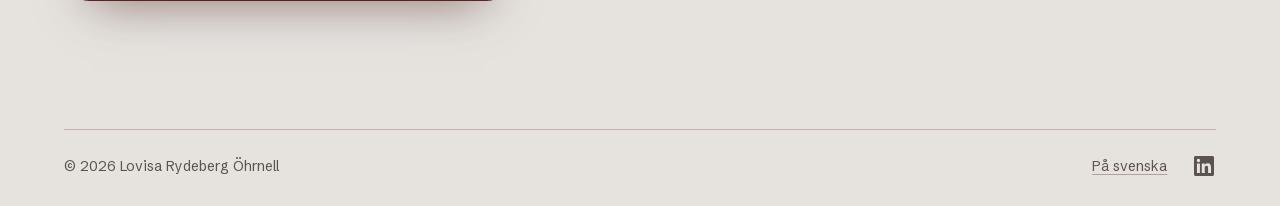
<file: lovisadocs/en/pr/index.html>
<!doctype html>
<html lang="en">
<head>
  <meta charset="utf-8">
  <meta name="viewport" content="width=device-width, initial-scale=1">
  <title>Lovisa Rydeberg Öhrnell – PR and communications</title>
  <meta name="description" content="I plan, coordinate and make things happen. From marketing events at universities across Sweden to profiles and features that put people and brands in the spotlight.">
  <meta name="robots" content="noindex, nofollow">

  <meta property="og:title" content="Lovisa Rydeberg Öhrnell – PR and communications">
  <meta property="og:description" content="I plan, coordinate and make things happen. From marketing events at universities across Sweden to profiles and features that put people and brands in the spotlight.">
  <meta property="og:image" content="https://lovisadocs.se/media/lovisa-laptop.webp">
  <meta name="theme-color" content="#e6e3df">
  <link rel="icon" href="../../media/favicon.svg" type="image/svg+xml">
  <link rel="preload" href="../../fonts/schibsted.woff2" as="font" type="font/woff2" crossorigin>
  <link rel="stylesheet" href="../../style.css">
</head>
<body>
  <a class="hoppa" href="#innehall">Skip to content</a>
  <header class="topp">
    <a class="logga" href="../../en/pr/">Lovisa<span class="logga-efternamn"> Rydeberg Öhrnell</span></a>
    <nav class="topp-nav" aria-label="Menu"><a href="#event">Events &amp; PR</a></nav>
    <div class="topp-hoger">
      <a class="topp-kontakt" href="#kontakt">Contact</a>
      <a class="sprak" href="../../pr/" hreflang="sv" lang="sv" aria-label="På svenska">SV</a>
    </div>
  </header>

  <main id="innehall">
    <section class="hero">
      <h1 class="hero-namn">
        <span class="hero-fornamn">Lovisa</span>
        <span class="hero-efternamn">Rydeberg Öhrnell</span>
      </h1>
      <figure class="hero-bild"><img src="../../media/lovisa-laptop.webp" alt="" width="1001" height="1500"></figure>
      <div class="hero-fot">
        <p class="hero-roll">PR and communications</p>
        <p class="hero-lankar"><a href="mailto:lovissaohr@hotmail.com">lovissaohr@hotmail.com</a><a href="tel:+46738998499">073-899 84 99</a></p>
      </div>
    </section>

    <section class="del del-event" id="event" aria-labelledby="event-r">
      <div id="event-r"><h2 class="rubrik">Events &amp; PR</h2></div>
      <!-- Texten (k.event.text, kund, fakta) är borttagen 2026-11-16; finns kvar i innehall.mjs. -->
      <div class="event-kollage">
        <figure class="event-media event-media-1"><video style="object-position:38% 55%" src="../../media/event-skylt.mp4" poster="../../media/event-skylt.jpg" autoplay muted loop playsinline preload="metadata" aria-label="Lovisa pointing at the Pecunio banner at the campus stand" data-loop></video></figure>
        <figure class="event-media event-media-2"><video src="../../media/event-monter-lovisa.mp4" poster="../../media/event-monter-lovisa.jpg" autoplay muted loop playsinline preload="metadata" aria-label="Lovisa showing booklets at the Pecunio stand" data-loop></video></figure>
        <figure class="event-media event-media-3"><img src="../../media/event-lek.webp" alt="Lovisa leading a game with students on a field" loading="lazy"></figure>
        <figure class="event-media event-media-4"><img src="../../media/event-monter.webp" alt="The Pecunio stand by a pond on a campus" loading="lazy"></figure>
      </div>
      <dl class="event-fakta"><div><dt class="etikett">Where</dt><dd>Universities across Sweden</dd></div><div><dt class="etikett">Role</dt><dd>Planning, logistics and delivery on site</dd></div><div><dt class="etikett">Content</dt><dd>Photo, video and posts for social media</dd></div></dl>
    </section>

    <section class="del del-utb" id="utbildning" aria-labelledby="utb-r">
      <div id="utb-r"><h2 class="rubrik">Education</h2></div>
      <div class="utb-kort">
        <img class="utb-logga" src="../../media/gu-logga.svg" alt="University of Gothenburg" width="94" height="75">
        <div class="utb-examen">
          <p class="utb-titel">Bachelor's degree</p>
          <p class="utb-amne">in Media &amp; Communication</p>
          <p class="utb-var">University of Gothenburg</p>
          
        </div>
        <img class="utb-sigill" src="../../media/gu-sigill.svg" alt="" aria-hidden="true">
      </div>
    </section>

  </main>

  <footer class="fot" id="kontakt" aria-labelledby="kontakt-r">
    <div class="fot-topp">
      <div class="fot-ram"><img class="fot-bild" src="../../media/lovisa-pall.webp" alt="Lovisa Rydeberg Öhrnell" loading="lazy" width="1120" height="1500"></div>
      <div class="fot-innehall">
    <h2 class="fot-rubrik" id="kontakt-r">Get in touch!</h2>
    <ul class="fot-kontakt" role="list">
      <li><span class="fot-etikett">Phone</span><a href="tel:+46738998499">073-899 84 99</a></li>
      <li><span class="fot-etikett">Location</span><span>Stockholm</span></li>
      <li><span class="fot-etikett">Email</span><a href="mailto:lovissaohr@hotmail.com">lovissaohr@hotmail.com</a></li>
    </ul>
      </div>
    </div>
    <div class="fot-rad">
      <p>© 2026 Lovisa Rydeberg Öhrnell</p>
      
      <div class="fot-hoger">
        <a href="../../pr/" hreflang="sv" lang="sv">På svenska</a>
        <a class="fot-ikon" href="https://www.linkedin.com/in/lovisa-rydeberg-%C3%B6hrnell-b14113206/" target="_blank" rel="noopener" aria-label="LinkedIn (opens in a new tab)"><svg viewBox="0 0 24 24" width="20" height="20" aria-hidden="true" focusable="false"><path fill="currentColor" d="M20.45 20.45h-3.56v-5.57c0-1.33-.02-3.04-1.85-3.04-1.86 0-2.14 1.45-2.14 2.94v5.67H9.34V9h3.42v1.56h.05c.48-.9 1.64-1.85 3.37-1.85 3.6 0 4.27 2.37 4.27 5.46v6.28ZM5.34 7.43a2.06 2.06 0 1 1 0-4.13 2.06 2.06 0 0 1 0 4.13ZM7.12 20.45H3.56V9h3.56v11.45ZM22.22 0H1.77C.79 0 0 .77 0 1.73v20.54C0 23.23.79 24 1.77 24h20.45c.98 0 1.78-.77 1.78-1.73V1.73C24 .77 23.2 0 22.22 0Z"/></svg></a>
      </div>
    </div>
  </footer>
  <script src="../../app.js" defer></script>
</body>
</html>
</file>
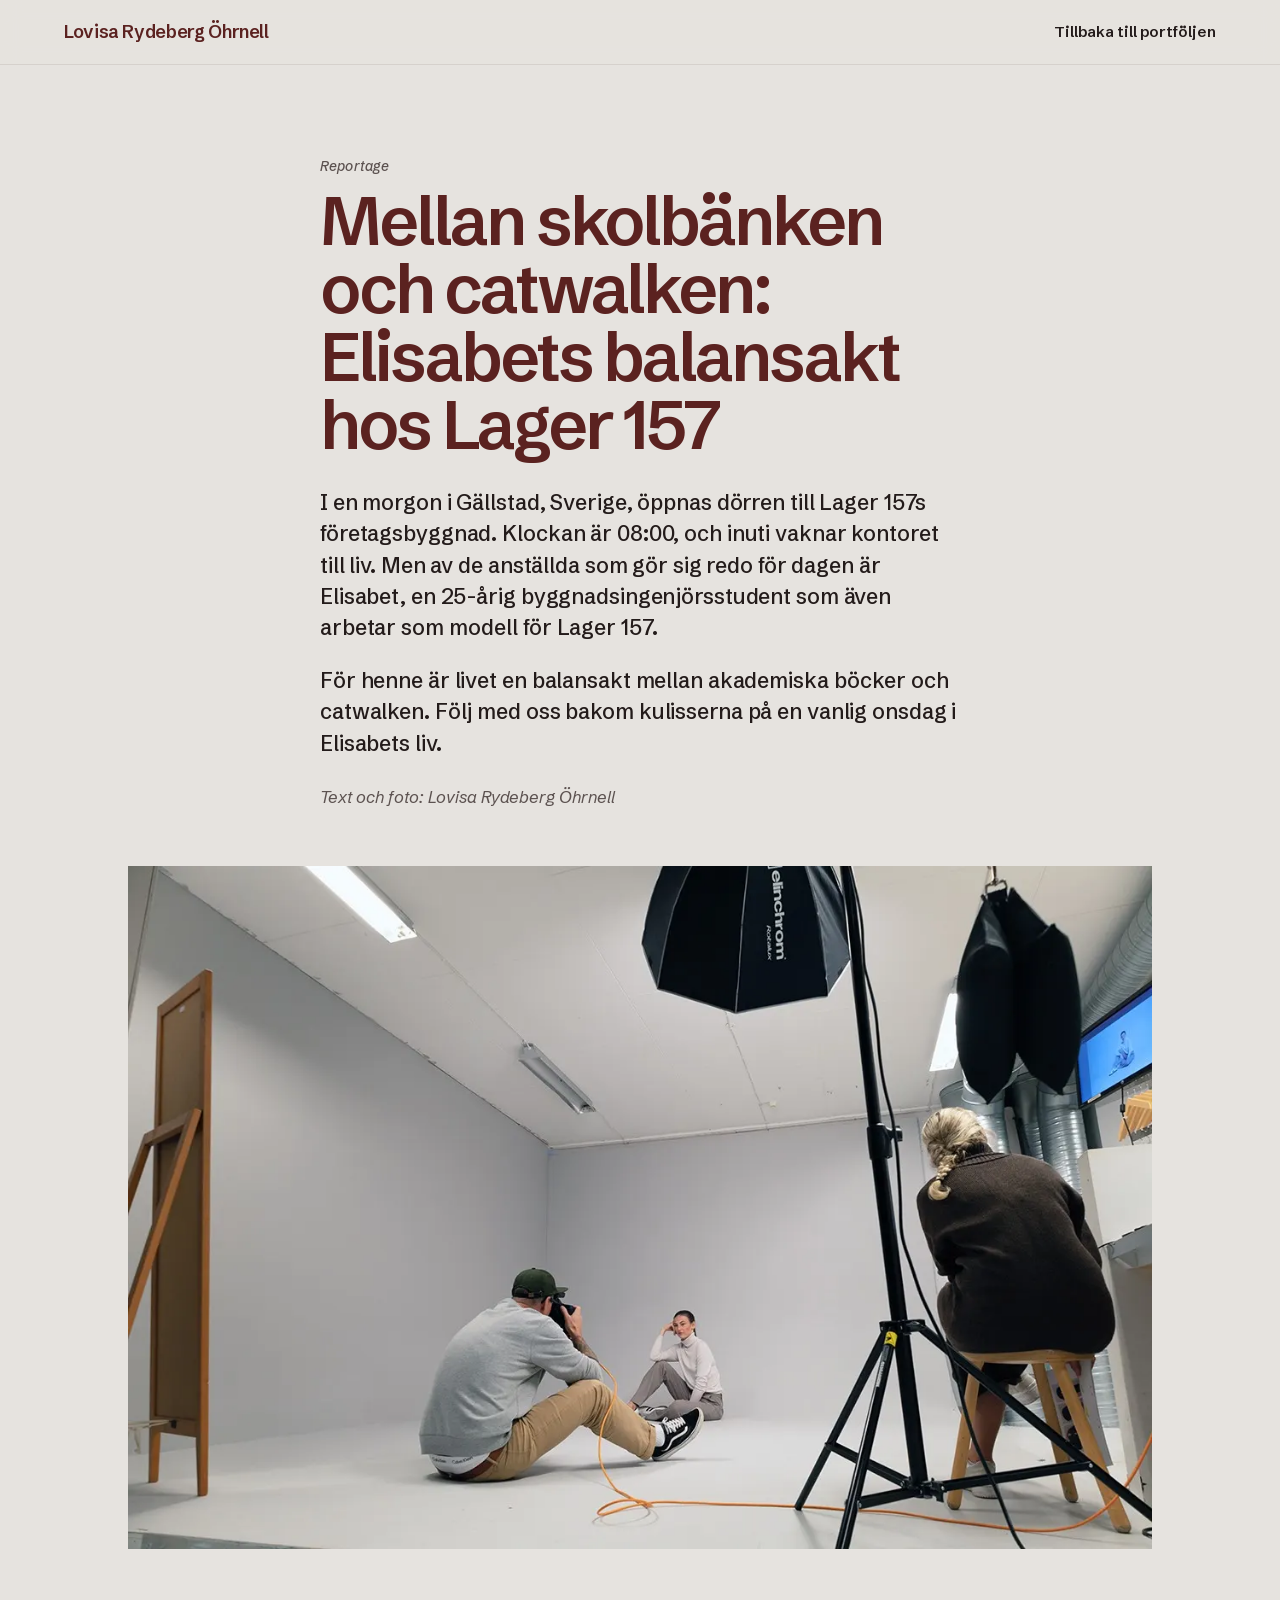
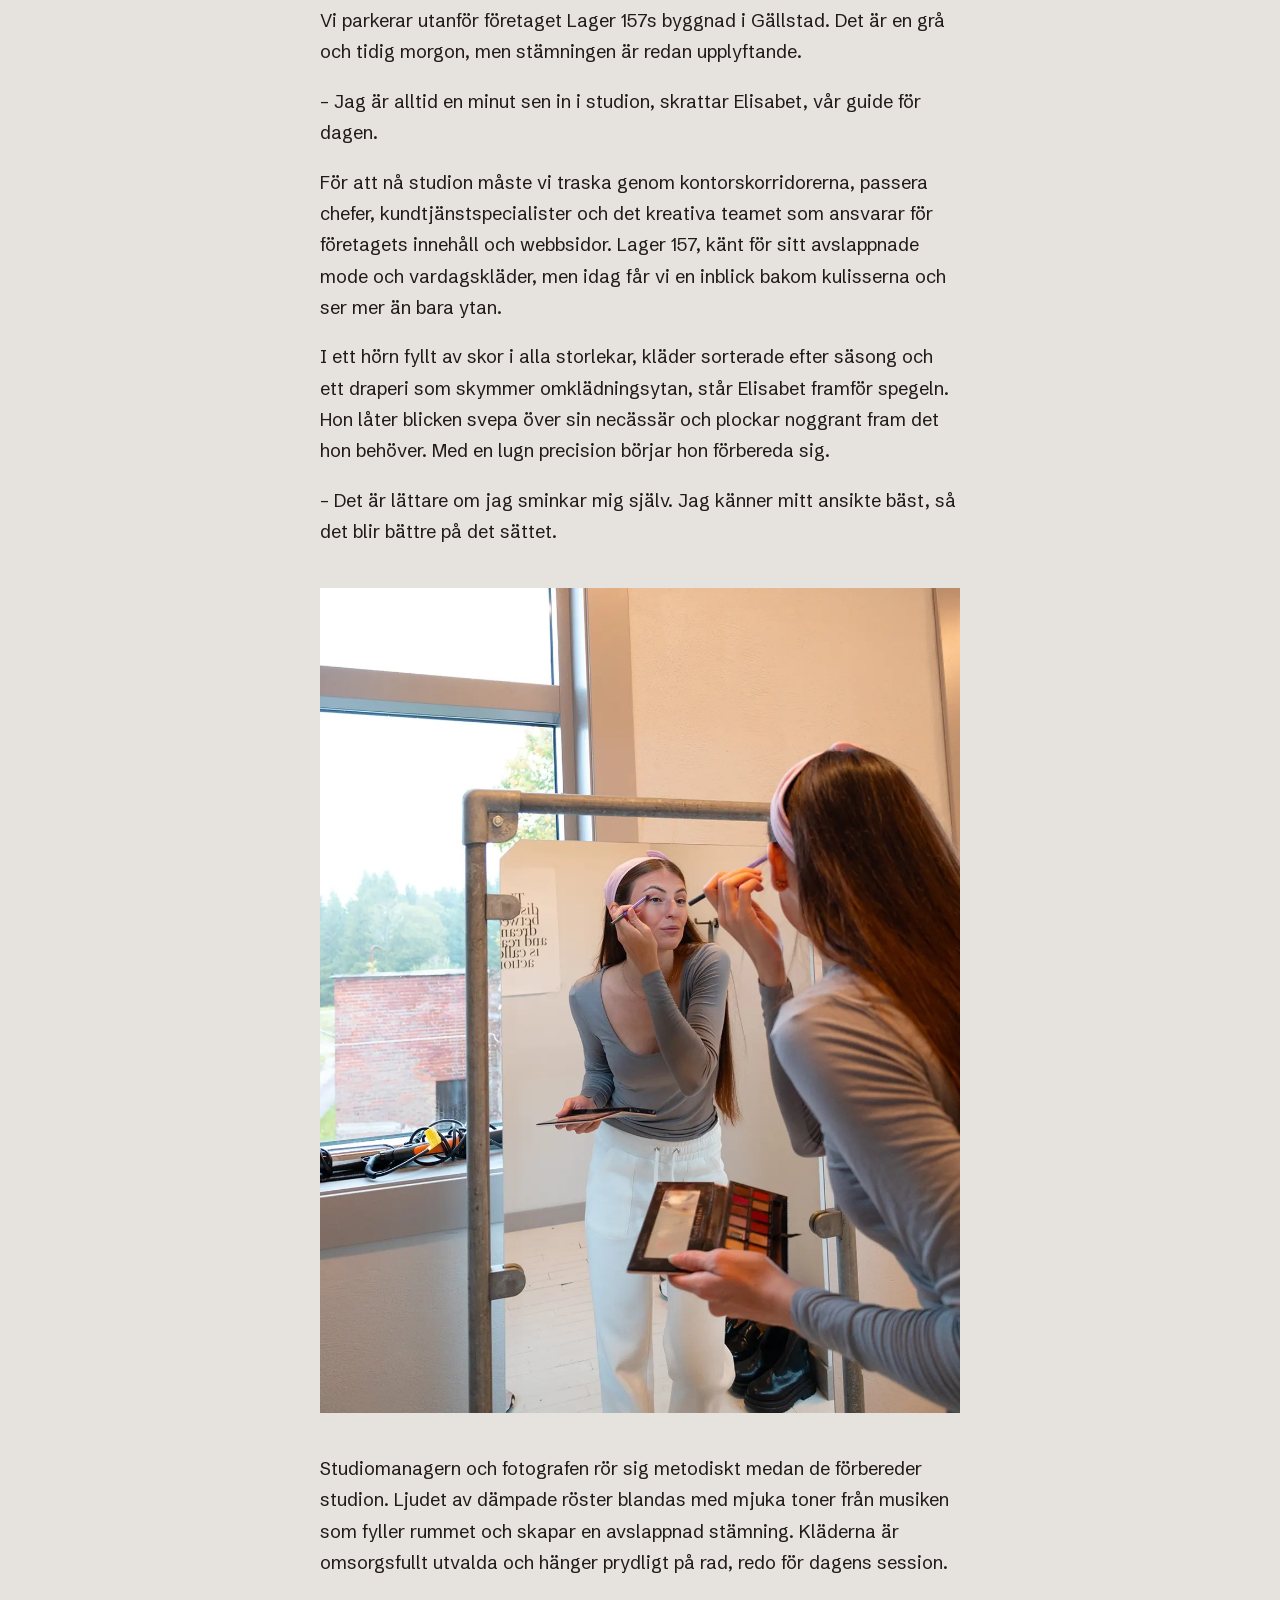
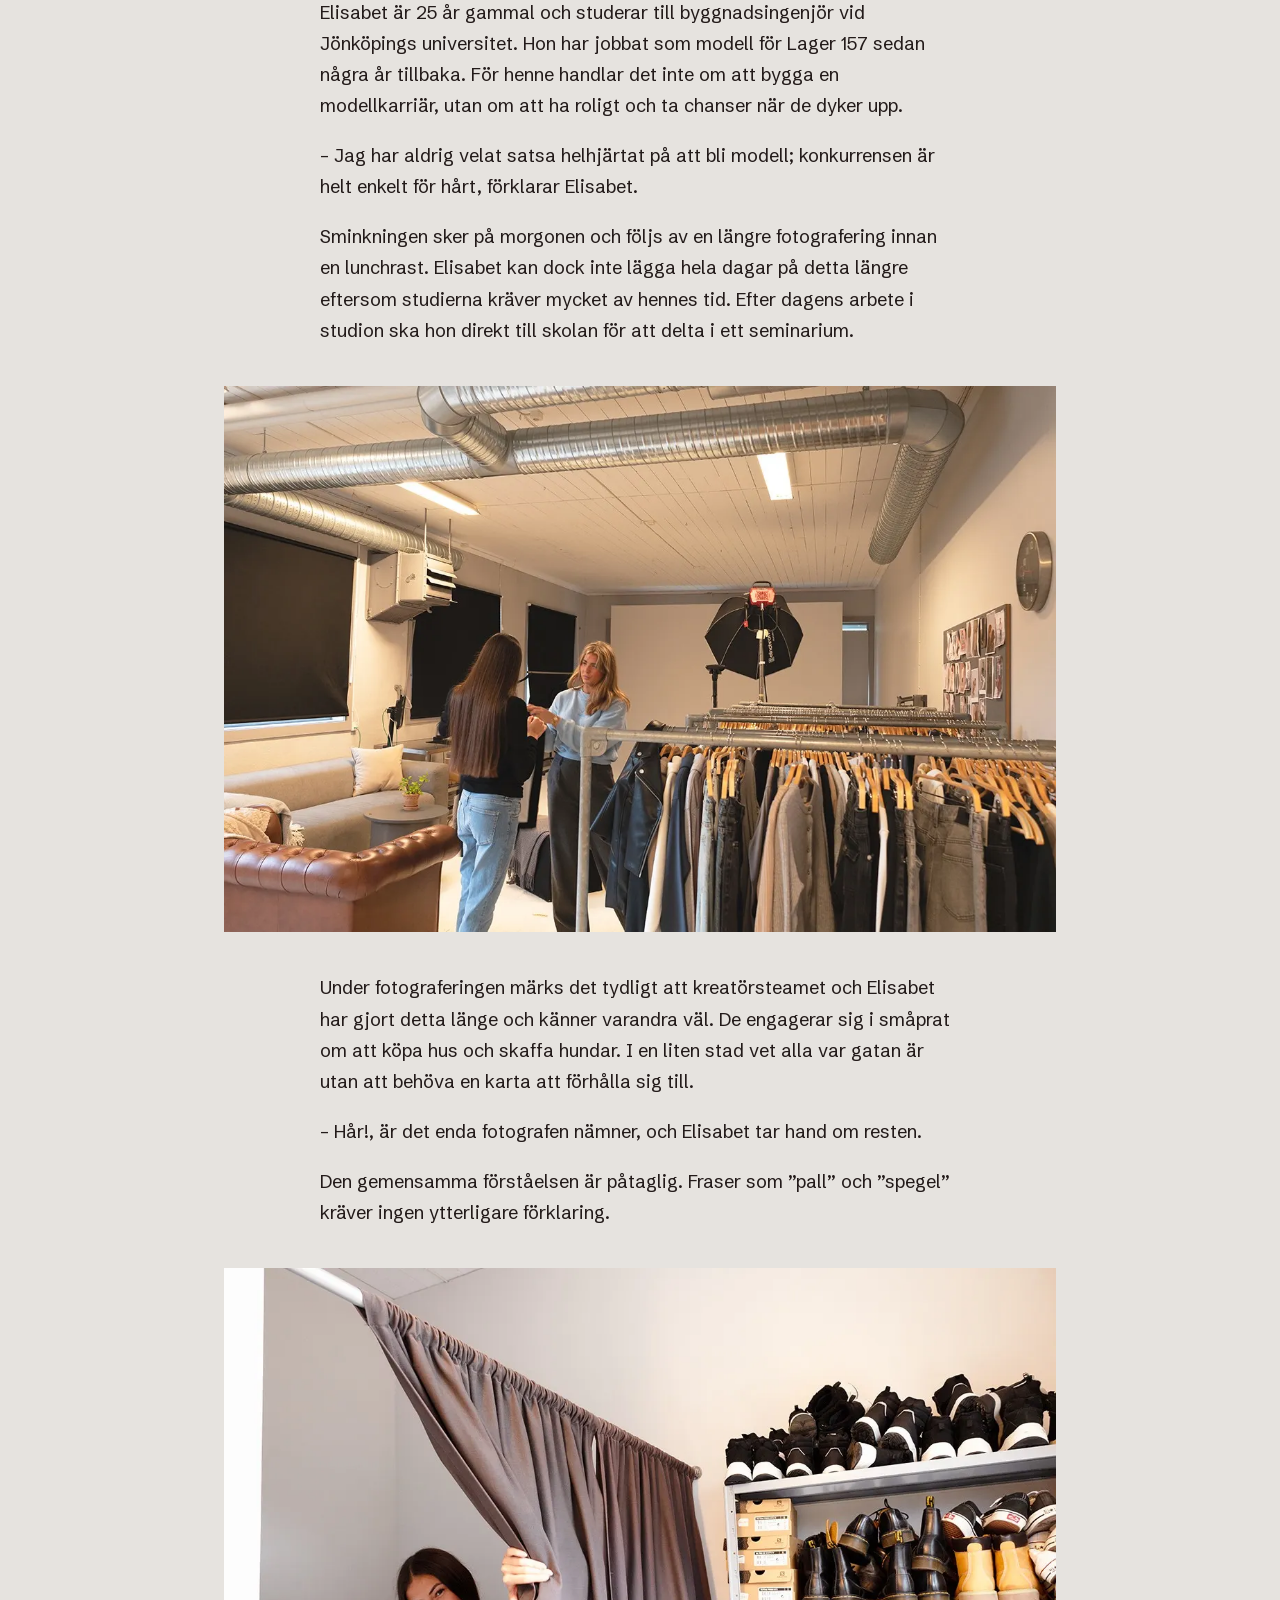
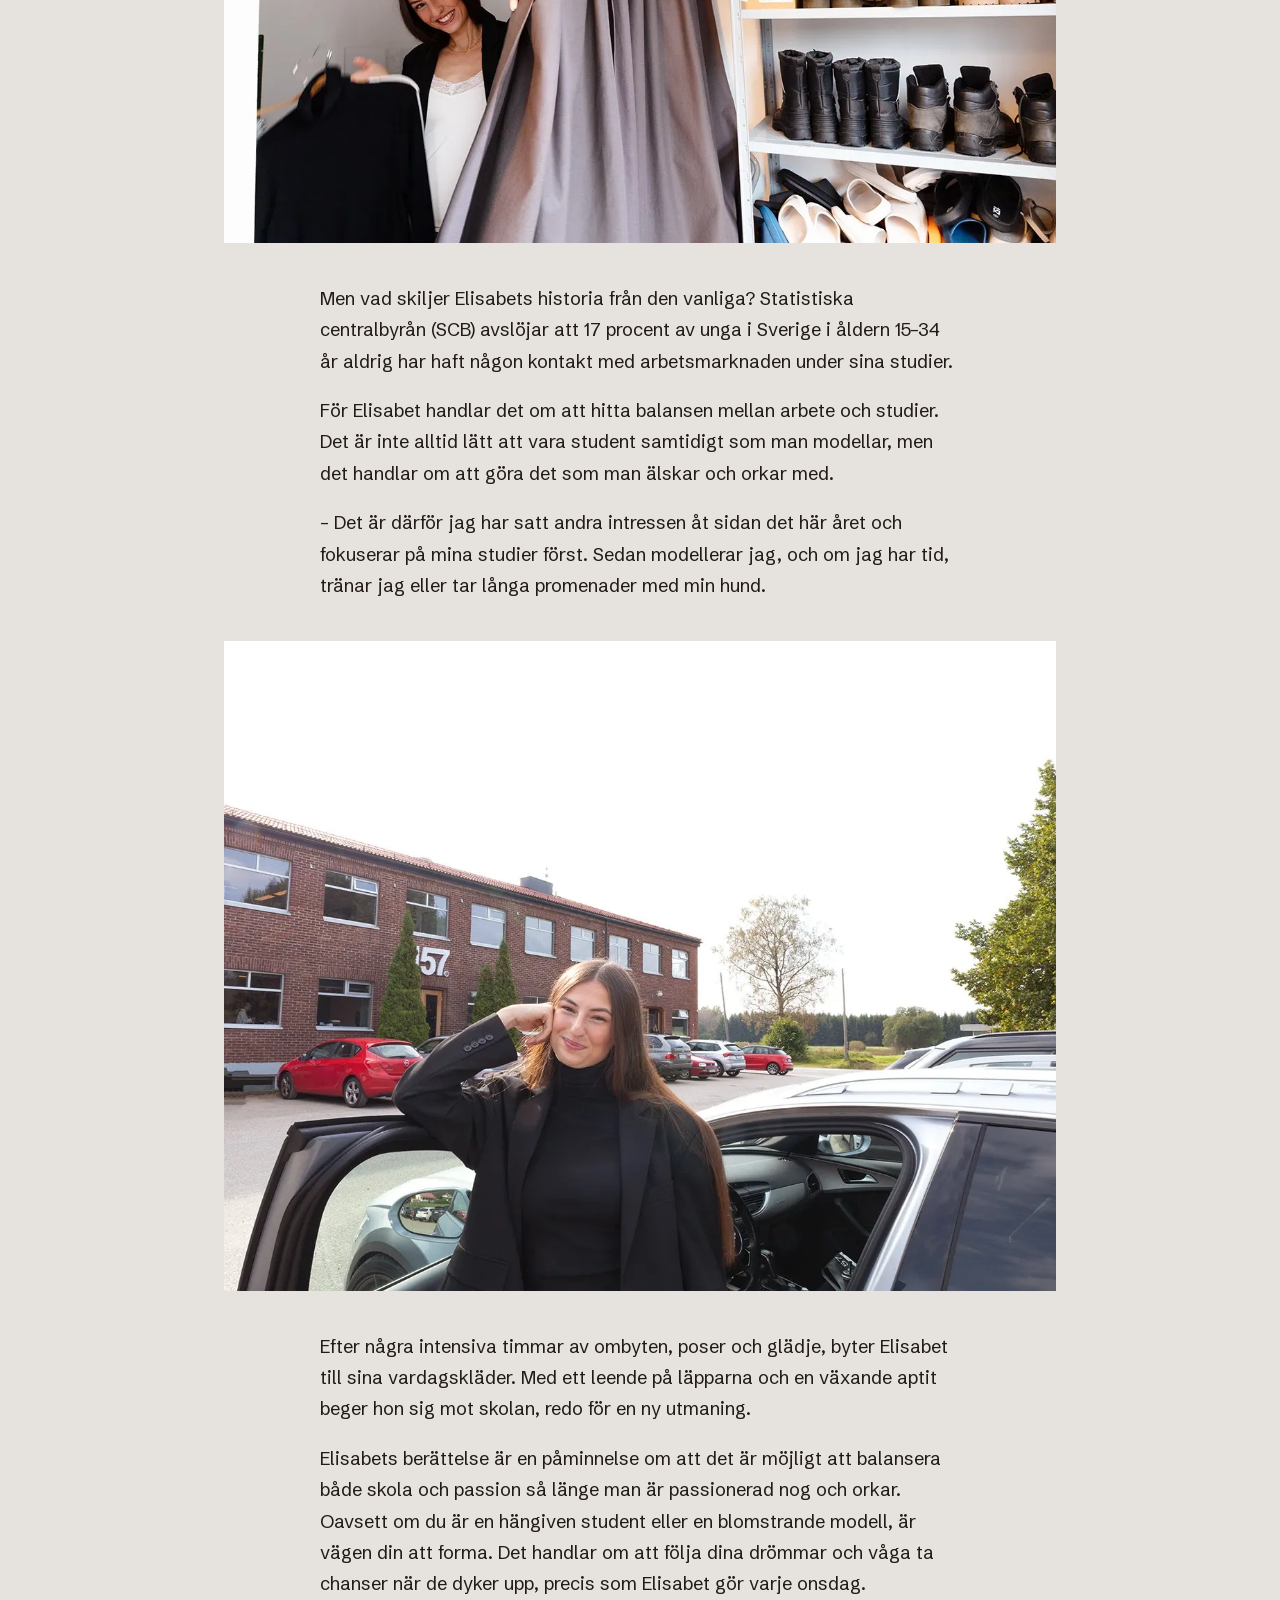
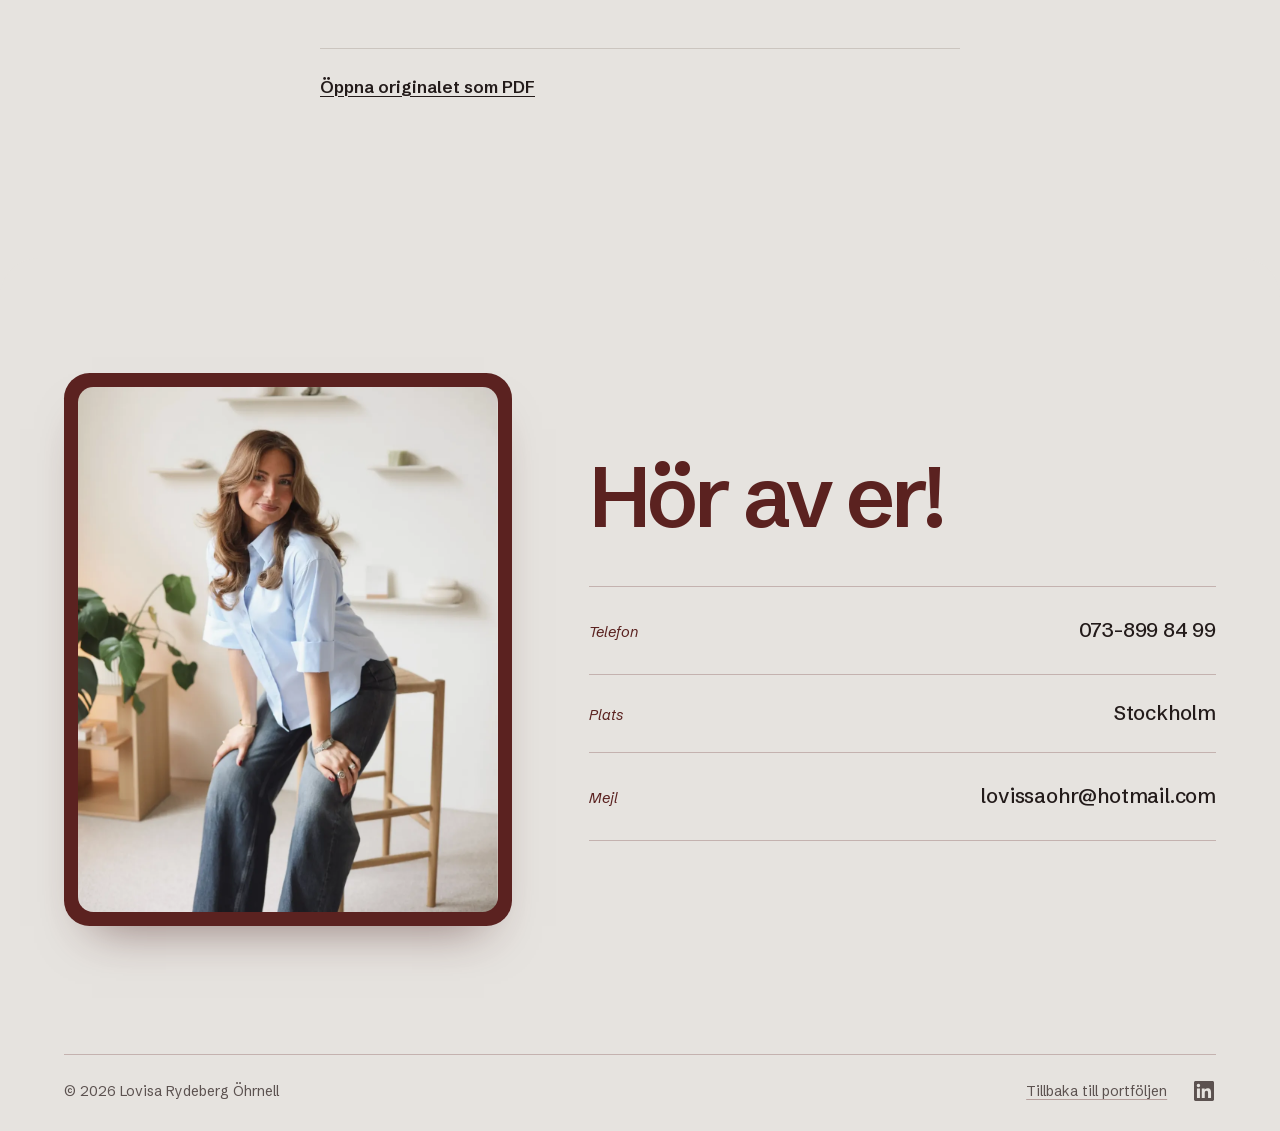
<file: lovisadocs/texter/mellan-skolbanken-och-catwalken/index.html>
<!doctype html>
<html lang="sv">
<head>
  <meta charset="utf-8">
  <meta name="viewport" content="width=device-width, initial-scale=1">
  <title>Mellan skolbänken och catwalken: Elisabets balansakt hos Lager 157 – Lovisa Rydeberg Öhrnell</title>
  <meta name="description" content="För henne är livet en balansakt mellan akademiska böcker och catwalken. Följ med oss bakom kulisserna på en vanlig onsdag i Elisabets liv.">
  <meta name="robots" content="noindex, nofollow">

  <meta property="og:title" content="Mellan skolbänken och catwalken: Elisabets balansakt hos Lager 157 – Lovisa Rydeberg Öhrnell">
  <meta property="og:description" content="För henne är livet en balansakt mellan akademiska böcker och catwalken. Följ med oss bakom kulisserna på en vanlig onsdag i Elisabets liv.">
  <meta property="og:image" content="https://lovisadocs.se/media/lovisa-laptop.webp">
  <meta name="theme-color" content="#e6e3df">
  <link rel="icon" href="../../media/favicon.svg" type="image/svg+xml">
  <link rel="preload" href="../../fonts/schibsted.woff2" as="font" type="font/woff2" crossorigin>
  <link rel="stylesheet" href="../../style.css">
</head>
<body class="artikel-sida">
  <a class="hoppa" href="#innehall">Hoppa till texten</a>
  <header class="topp">
    <a class="logga" href="../../" data-tillbaka>Lovisa<span class="logga-efternamn"> Rydeberg Öhrnell</span></a>
    <div class="topp-hoger"><a class="topp-kontakt" href="../../" data-tillbaka>Tillbaka till portföljen</a></div>
  </header>
  <main id="innehall">
    <article class="artikel">
      <header class="art-huvud">
        <p class="etikett">Reportage</p>
        <h1 class="art-rubrik">Mellan skolbänken och catwalken: Elisabets balansakt hos Lager 157</h1>
        <p class="art-ingress">I en morgon i Gällstad, Sverige, öppnas dörren till Lager 157s företagsbyggnad. Klockan är 08:00, och inuti vaknar kontoret till liv. Men av de anställda som gör sig redo för dagen är Elisabet, en 25-årig byggnadsingenjörsstudent som även arbetar som modell för Lager 157.</p>
        <p class="art-ingress">För henne är livet en balansakt mellan akademiska böcker och catwalken. Följ med oss bakom kulisserna på en vanlig onsdag i Elisabets liv.</p>
        <p class="art-byline">Text och foto: Lovisa Rydeberg Öhrnell</p>
      </header>
      <figure class="art-topp"><img src="../../media/lager157-studio.webp" alt="Fotografen sitter på golvet och fotograferar Elisabet i studion"></figure>
      <div class="art-kropp">
      <p>Vi parkerar utanför företaget Lager 157s byggnad i Gällstad. Det är en grå och tidig morgon, men stämningen är redan upplyftande.</p>
      <p class="art-citat">– Jag är alltid en minut sen in i studion, skrattar Elisabet, vår guide för dagen.</p>
      <p>För att nå studion måste vi traska genom kontorskorridorerna, passera chefer, kundtjänstspecialister och det kreativa teamet som ansvarar för företagets innehåll och webbsidor. Lager 157, känt för sitt avslappnade mode och vardagskläder, men idag får vi en inblick bakom kulisserna och ser mer än bara ytan.</p>
      <p>I ett hörn fyllt av skor i alla storlekar, kläder sorterade efter säsong och ett draperi som skymmer omklädningsytan, står Elisabet framför spegeln. Hon låter blicken svepa över sin necässär och plockar noggrant fram det hon behöver. Med en lugn precision börjar hon förbereda sig.</p>
      <p class="art-citat">– Det är lättare om jag sminkar mig själv. Jag känner mitt ansikte bäst, så det blir bättre på det sättet.</p>
      <figure class="art-bild art-bild-hog"><img src="../../media/lager157-spegel.webp" alt="Elisabet sminkar sig framför spegeln" loading="lazy"></figure>
      <p>Studiomanagern och fotografen rör sig metodiskt medan de förbereder studion. Ljudet av dämpade röster blandas med mjuka toner från musiken som fyller rummet och skapar en avslappnad stämning. Kläderna är omsorgsfullt utvalda och hänger prydligt på rad, redo för dagens session.</p>
      <p>Elisabet är 25 år gammal och studerar till byggnadsingenjör vid Jönköpings universitet. Hon har jobbat som modell för Lager 157 sedan några år tillbaka. För henne handlar det inte om att bygga en modellkarriär, utan om att ha roligt och ta chanser när de dyker upp.</p>
      <p class="art-citat">– Jag har aldrig velat satsa helhjärtat på att bli modell; konkurrensen är helt enkelt för hårt, förklarar Elisabet.</p>
      <p>Sminkningen sker på morgonen och följs av en längre fotografering innan en lunchrast. Elisabet kan dock inte lägga hela dagar på detta längre eftersom studierna kräver mycket av hennes tid. Efter dagens arbete i studion ska hon direkt till skolan för att delta i ett seminarium.</p>
      <figure class="art-bild"><img src="../../media/lager157-kladstang.webp" alt="Elisabet och en stylist vid klädstängerna i studion" loading="lazy"></figure>
      <p>Under fotograferingen märks det tydligt att kreatörsteamet och Elisabet har gjort detta länge och känner varandra väl. De engagerar sig i småprat om att köpa hus och skaffa hundar. I en liten stad vet alla var gatan är utan att behöva en karta att förhålla sig till.</p>
      <p class="art-citat">– Hår!, är det enda fotografen nämner, och Elisabet tar hand om resten.</p>
      <p>Den gemensamma förståelsen är påtaglig. Fraser som ”pall” och ”spegel” kräver ingen ytterligare förklaring.</p>
      <figure class="art-bild"><img src="../../media/lager157-draperi.webp" alt="Elisabet tittar fram bakom draperiet vid skohyllan" loading="lazy"></figure>
      <p>Men vad skiljer Elisabets historia från den vanliga? Statistiska centralbyrån (SCB) avslöjar att 17 procent av unga i Sverige i åldern 15–34 år aldrig har haft någon kontakt med arbetsmarknaden under sina studier.</p>
      <p>För Elisabet handlar det om att hitta balansen mellan arbete och studier. Det är inte alltid lätt att vara student samtidigt som man modellar, men det handlar om att göra det som man älskar och orkar med.</p>
      <p class="art-citat">– Det är därför jag har satt andra intressen åt sidan det här året och fokuserar på mina studier först. Sedan modellerar jag, och om jag har tid, tränar jag eller tar långa promenader med min hund.</p>
      <figure class="art-bild"><img src="../../media/lager157-bilen.webp" alt="Elisabet lutar sig mot en bil utanför Lager 157" loading="lazy"></figure>
      <p>Efter några intensiva timmar av ombyten, poser och glädje, byter Elisabet till sina vardagskläder. Med ett leende på läpparna och en växande aptit beger hon sig mot skolan, redo för en ny utmaning.</p>
      <p>Elisabets berättelse är en påminnelse om att det är möjligt att balansera både skola och passion så länge man är passionerad nog och orkar. Oavsett om du är en hängiven student eller en blomstrande modell, är vägen din att forma. Det handlar om att följa dina drömmar och våga ta chanser när de dyker upp, precis som Elisabet gör varje onsdag.</p>
      </div>
      <p class="art-pdf"><a href="../../media/mellan-skolbanken-och-catwalken.pdf" target="_blank" rel="noopener">Öppna originalet som PDF</a></p>
    </article>
  </main>

  <footer class="fot" id="kontakt" aria-labelledby="kontakt-r">
    <div class="fot-topp">
      <div class="fot-ram"><img class="fot-bild" src="../../media/lovisa-pall.webp" alt="Lovisa Rydeberg Öhrnell" loading="lazy" width="1120" height="1500"></div>
      <div class="fot-innehall">
    <h2 class="fot-rubrik" id="kontakt-r">Hör av er!</h2>
    <ul class="fot-kontakt" role="list">
      <li><span class="fot-etikett">Telefon</span><a href="tel:+46738998499">073-899 84 99</a></li>
      <li><span class="fot-etikett">Plats</span><span>Stockholm</span></li>
      <li><span class="fot-etikett">Mejl</span><a href="mailto:lovissaohr@hotmail.com">lovissaohr@hotmail.com</a></li>
    </ul>
      </div>
    </div>
    <div class="fot-rad">
      <p>© 2026 Lovisa Rydeberg Öhrnell</p>
      
      <div class="fot-hoger">
        <a href="../../" data-tillbaka>Tillbaka till portföljen</a>
        <a class="fot-ikon" href="https://www.linkedin.com/in/lovisa-rydeberg-%C3%B6hrnell-b14113206/" target="_blank" rel="noopener" aria-label="LinkedIn (öppnas i ny flik)"><svg viewBox="0 0 24 24" width="20" height="20" aria-hidden="true" focusable="false"><path fill="currentColor" d="M20.45 20.45h-3.56v-5.57c0-1.33-.02-3.04-1.85-3.04-1.86 0-2.14 1.45-2.14 2.94v5.67H9.34V9h3.42v1.56h.05c.48-.9 1.64-1.85 3.37-1.85 3.6 0 4.27 2.37 4.27 5.46v6.28ZM5.34 7.43a2.06 2.06 0 1 1 0-4.13 2.06 2.06 0 0 1 0 4.13ZM7.12 20.45H3.56V9h3.56v11.45ZM22.22 0H1.77C.79 0 0 .77 0 1.73v20.54C0 23.23.79 24 1.77 24h20.45c.98 0 1.78-.77 1.78-1.73V1.73C24 .77 23.2 0 22.22 0Z"/></svg></a>
      </div>
    </div>
  </footer>
  <script src="../../app.js" defer></script>
</body>
</html>
</file>
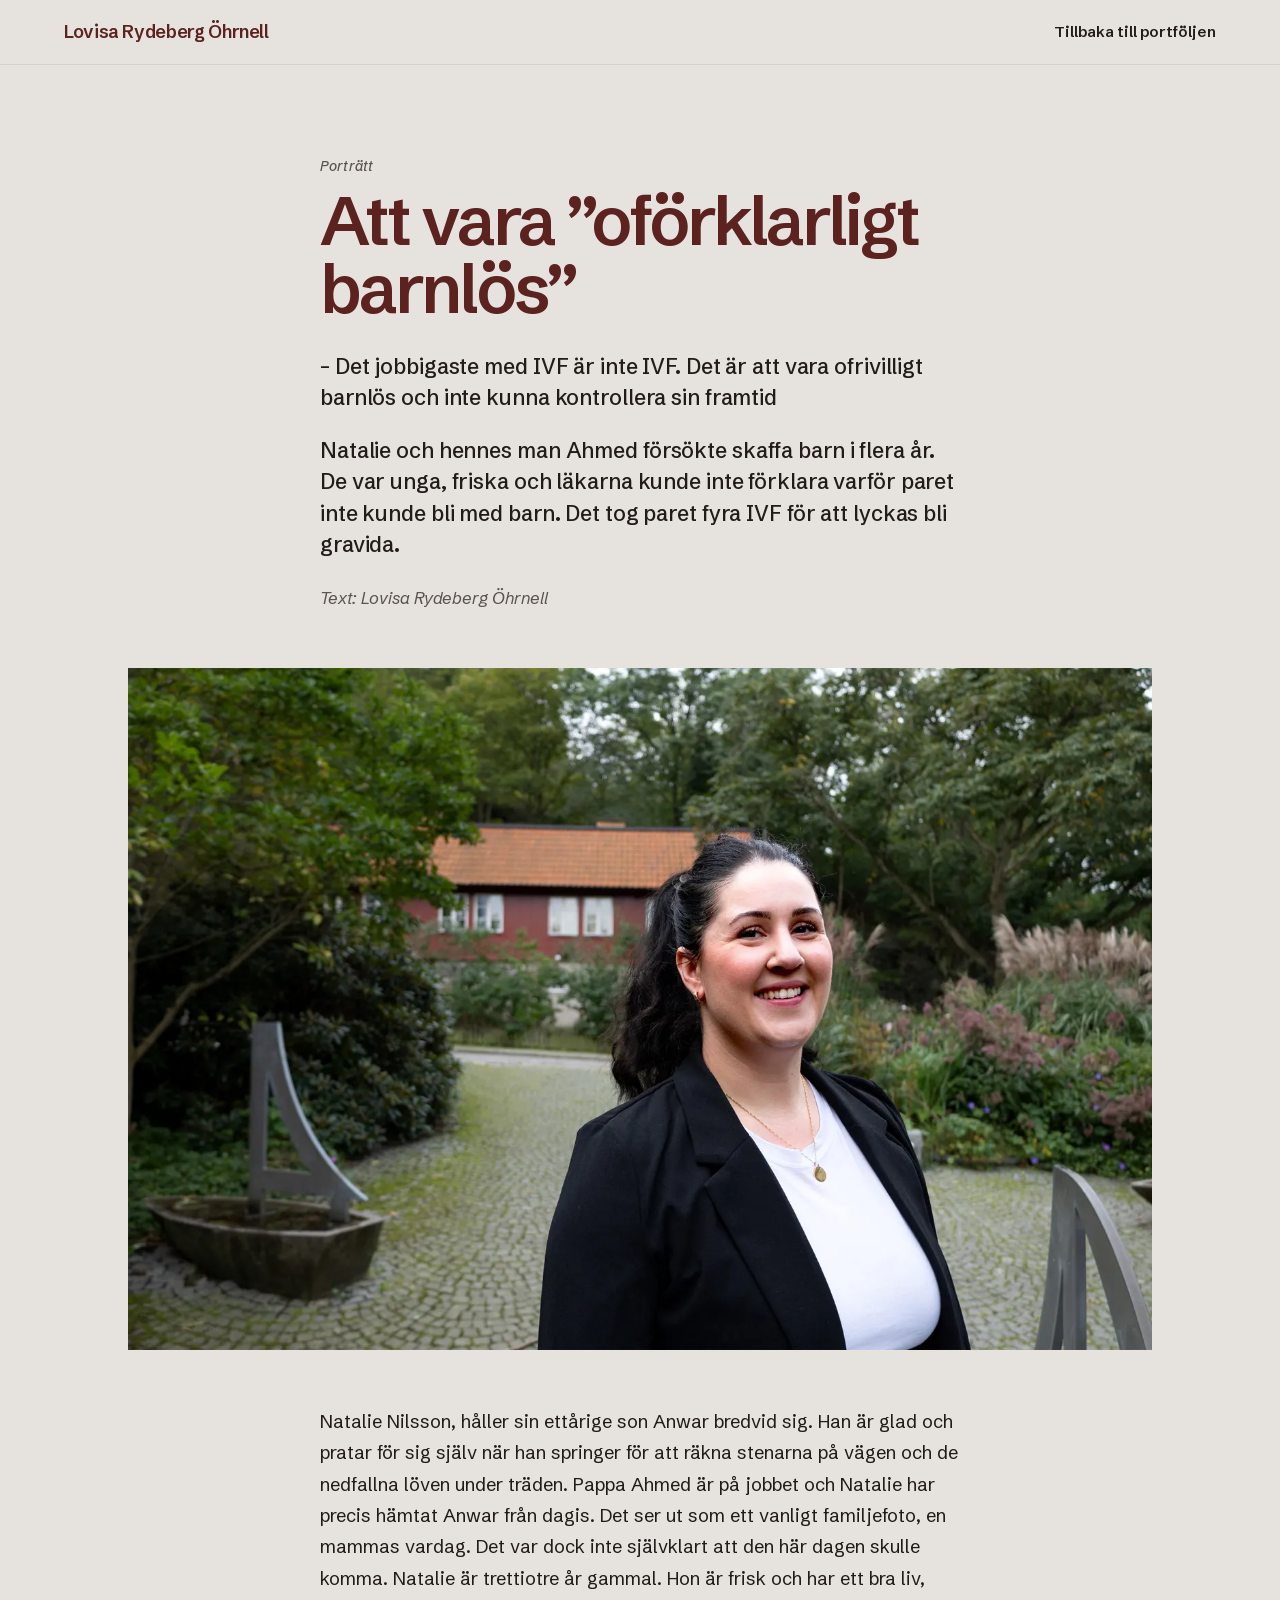
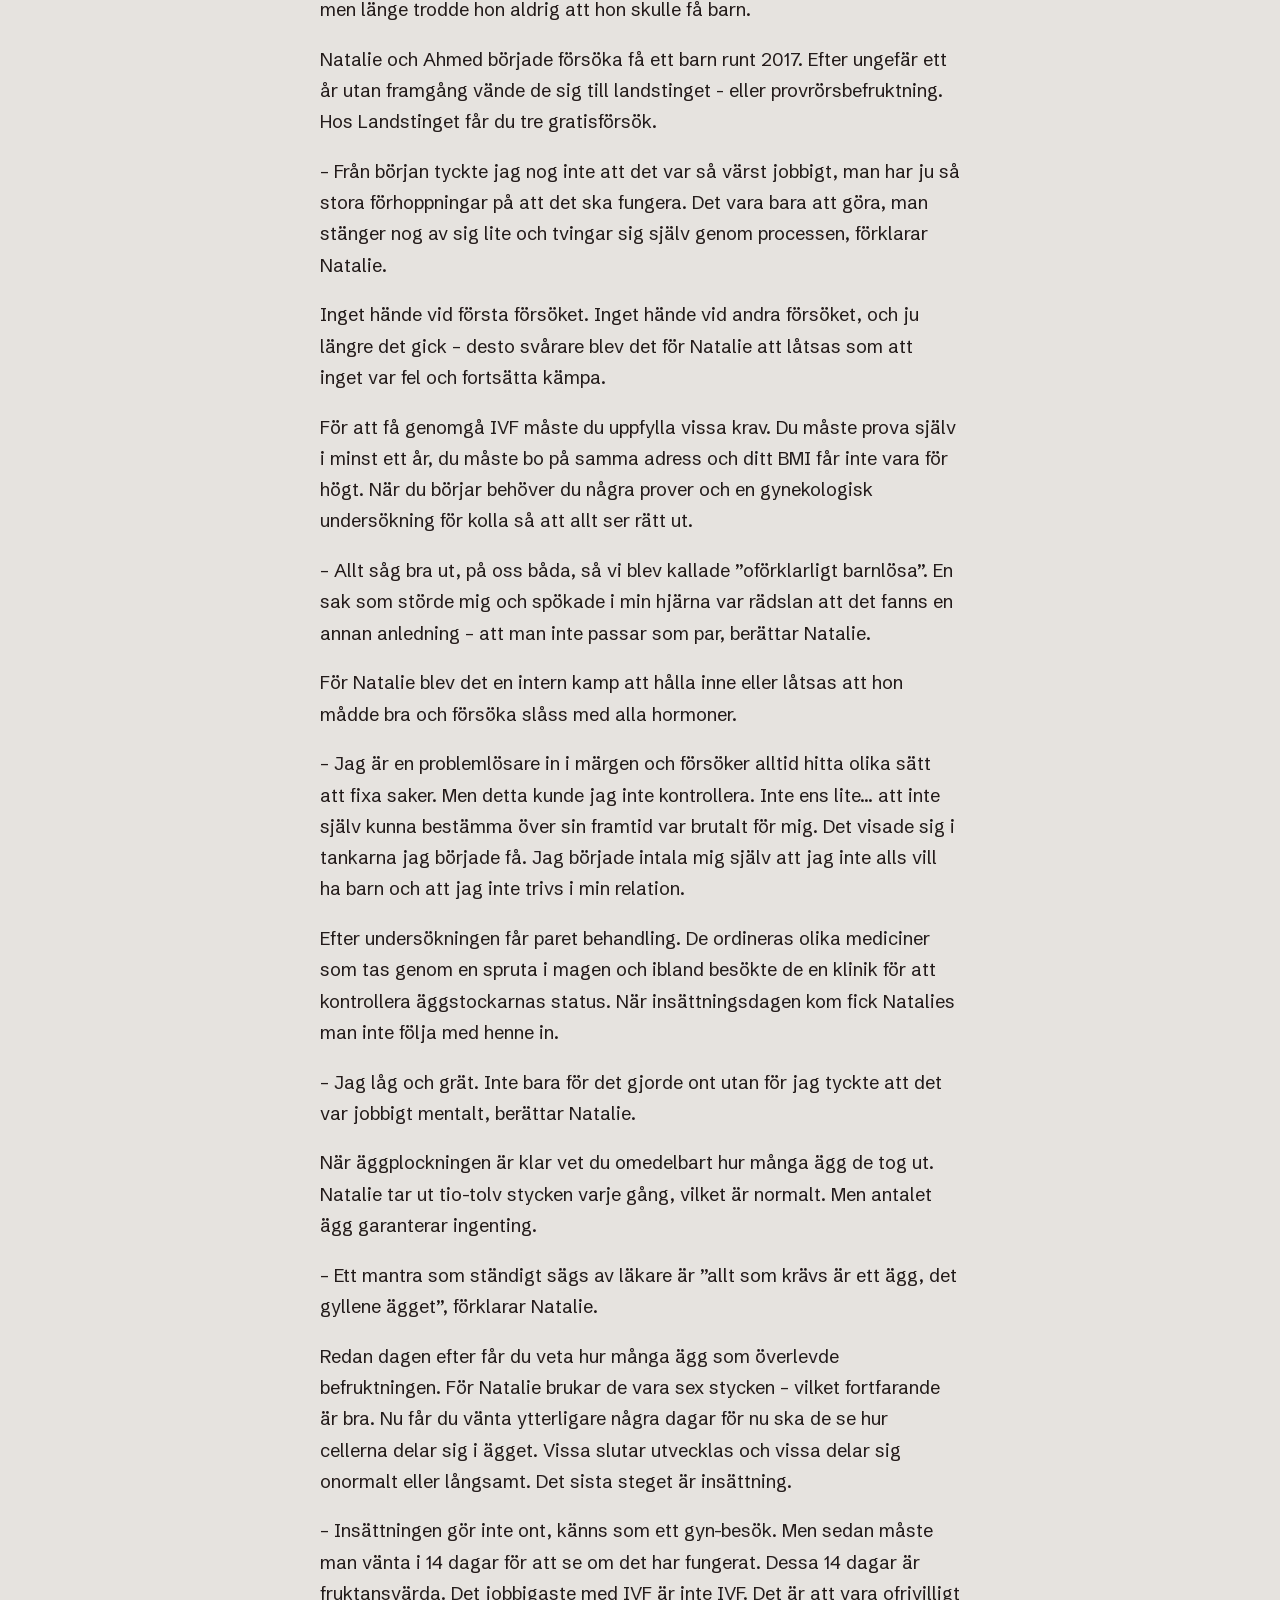
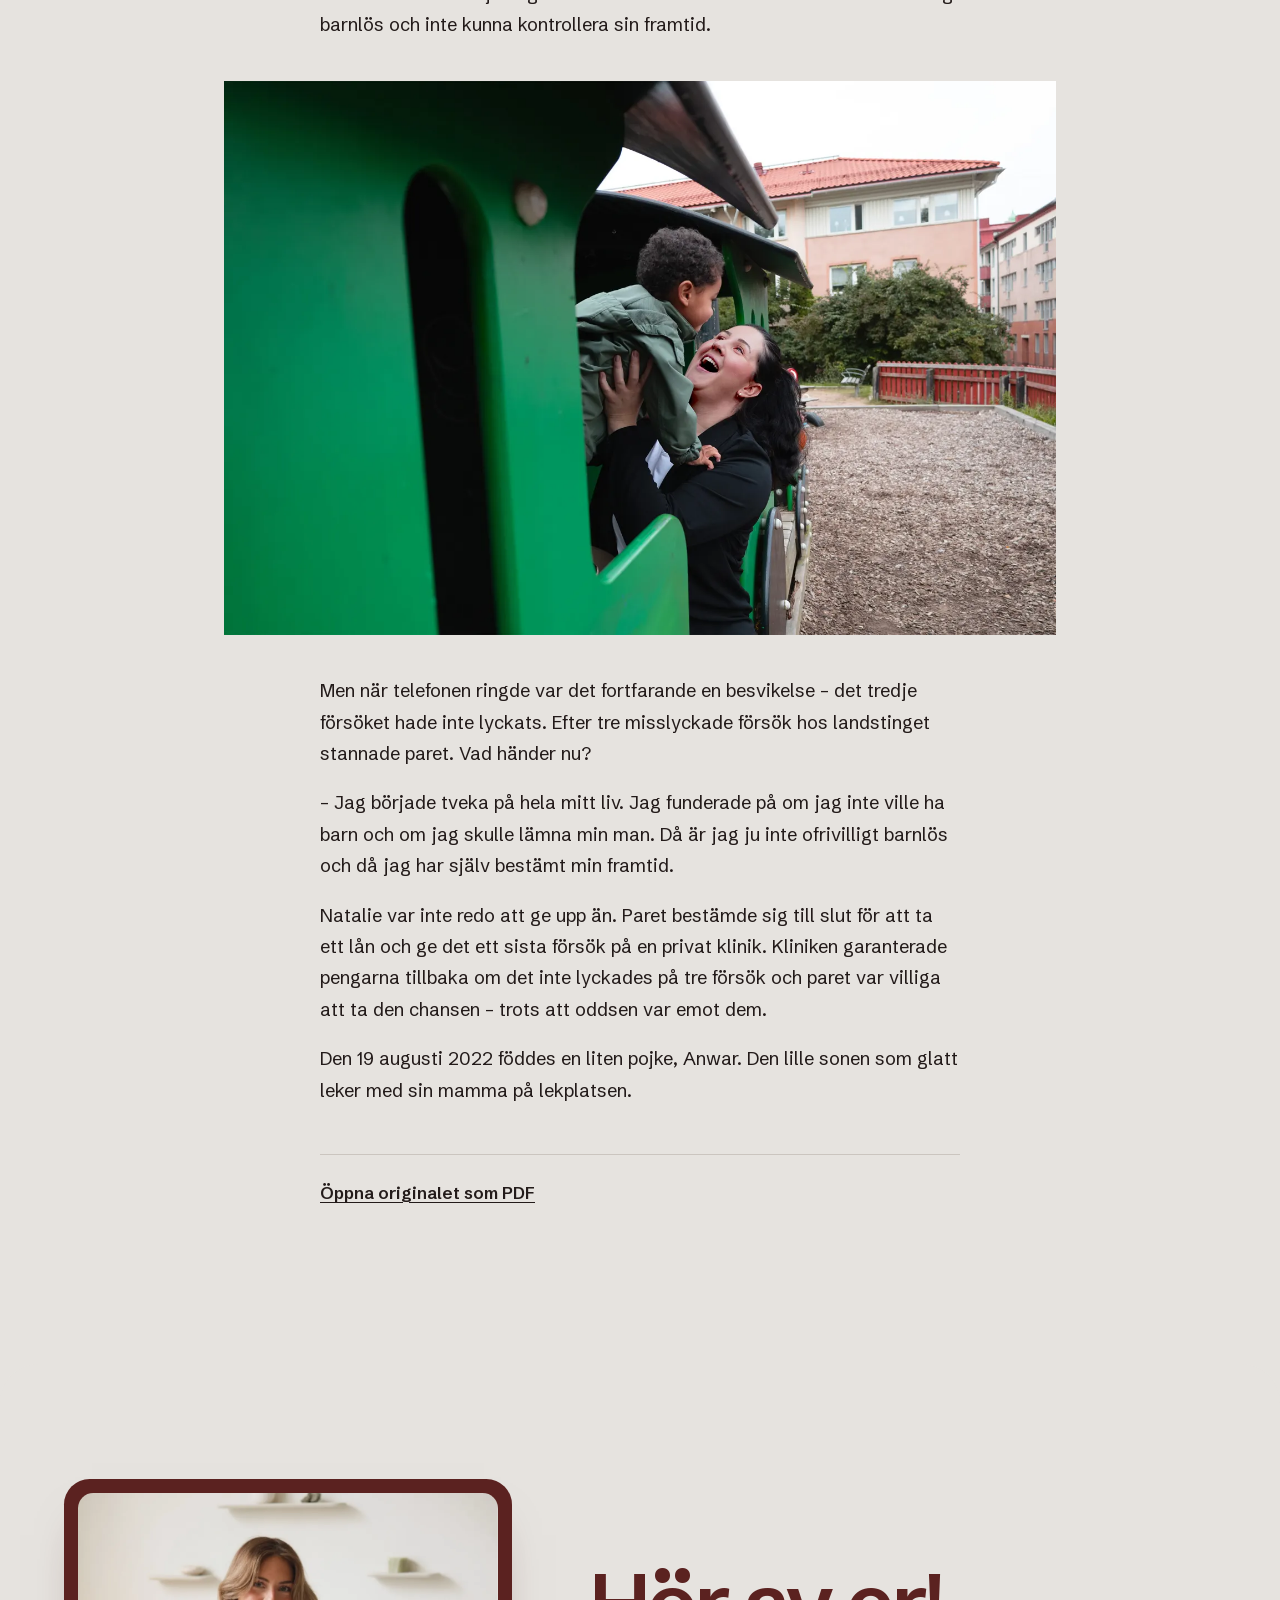
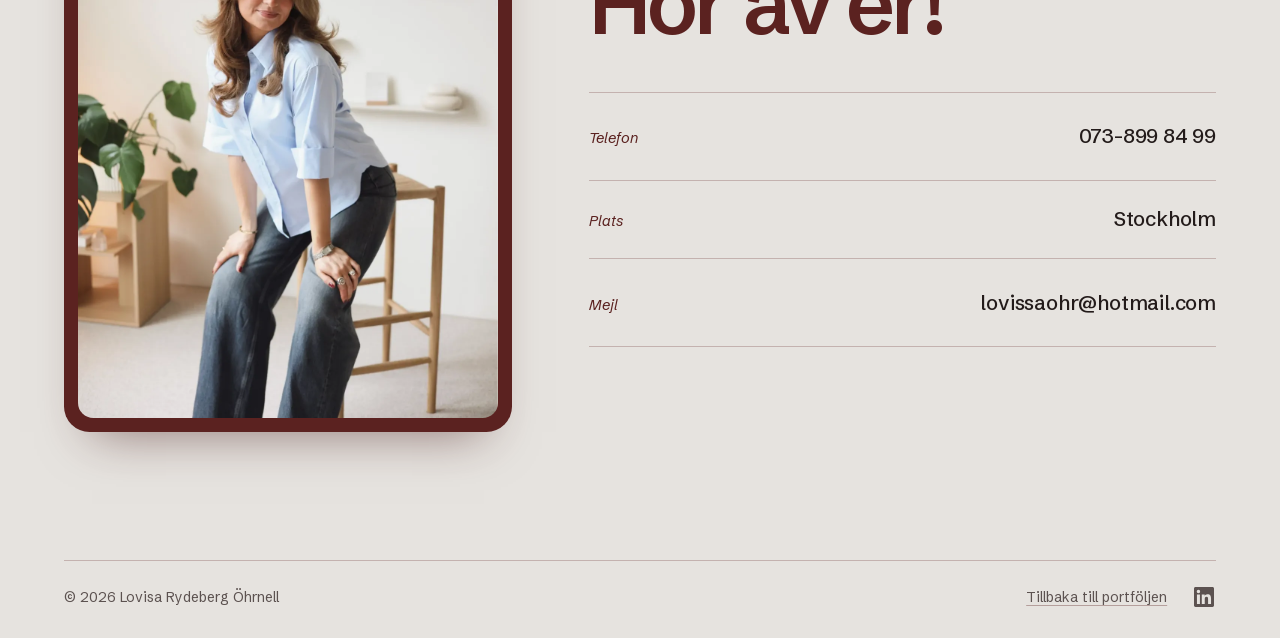
<file: lovisadocs/texter/oforklarligt-barnlos/index.html>
<!doctype html>
<html lang="sv">
<head>
  <meta charset="utf-8">
  <meta name="viewport" content="width=device-width, initial-scale=1">
  <title>Att vara ”oförklarligt barnlös” – Lovisa Rydeberg Öhrnell</title>
  <meta name="description" content="Natalie och hennes man Ahmed försökte skaffa barn i flera år. De var unga, friska och läkarna kunde inte förklara varför paret inte kunde bli med barn. Det tog paret fyra IVF för att lyckas bli gravida.">
  <meta name="robots" content="noindex, nofollow">

  <meta property="og:title" content="Att vara ”oförklarligt barnlös” – Lovisa Rydeberg Öhrnell">
  <meta property="og:description" content="Natalie och hennes man Ahmed försökte skaffa barn i flera år. De var unga, friska och läkarna kunde inte förklara varför paret inte kunde bli med barn. Det tog paret fyra IVF för att lyckas bli gravida.">
  <meta property="og:image" content="https://lovisadocs.se/media/lovisa-laptop.webp">
  <meta name="theme-color" content="#e6e3df">
  <link rel="icon" href="../../media/favicon.svg" type="image/svg+xml">
  <link rel="preload" href="../../fonts/schibsted.woff2" as="font" type="font/woff2" crossorigin>
  <link rel="stylesheet" href="../../style.css">
</head>
<body class="artikel-sida">
  <a class="hoppa" href="#innehall">Hoppa till texten</a>
  <header class="topp">
    <a class="logga" href="../../" data-tillbaka>Lovisa<span class="logga-efternamn"> Rydeberg Öhrnell</span></a>
    <div class="topp-hoger"><a class="topp-kontakt" href="../../" data-tillbaka>Tillbaka till portföljen</a></div>
  </header>
  <main id="innehall">
    <article class="artikel">
      <header class="art-huvud">
        <p class="etikett">Porträtt</p>
        <h1 class="art-rubrik">Att vara ”oförklarligt barnlös”</h1>
        <p class="art-ingress">– Det jobbigaste med IVF är inte IVF. Det är att vara ofrivilligt barnlös och inte kunna kontrollera sin framtid</p>
        <p class="art-ingress">Natalie och hennes man Ahmed försökte skaffa barn i flera år. De var unga, friska och läkarna kunde inte förklara varför paret inte kunde bli med barn. Det tog paret fyra IVF för att lyckas bli gravida.</p>
        <p class="art-byline">Text: Lovisa Rydeberg Öhrnell</p>
      </header>
      <figure class="art-topp"><img src="../../media/ivf-natalie.webp" alt="Natalie Nilsson i en trädgård"></figure>
      <div class="art-kropp">
      <p>Natalie Nilsson, håller sin ettårige son Anwar bredvid sig. Han är glad och pratar för sig själv när han springer för att räkna stenarna på vägen och de nedfallna löven under träden. Pappa Ahmed är på jobbet och Natalie har precis hämtat Anwar från dagis. Det ser ut som ett vanligt familjefoto, en mammas vardag. Det var dock inte självklart att den här dagen skulle komma. Natalie är trettiotre år gammal. Hon är frisk och har ett bra liv, men länge trodde hon aldrig att hon skulle få barn.</p>
      <p>Natalie och Ahmed började försöka få ett barn runt 2017. Efter ungefär ett år utan framgång vände de sig till landstinget - eller provrörsbefruktning. Hos Landstinget får du tre gratisförsök.</p>
      <p class="art-citat">– Från början tyckte jag nog inte att det var så värst jobbigt, man har ju så stora förhoppningar på att det ska fungera. Det vara bara att göra, man stänger nog av sig lite och tvingar sig själv genom processen, förklarar Natalie.</p>
      <p>Inget hände vid första försöket. Inget hände vid andra försöket, och ju längre det gick – desto svårare blev det för Natalie att låtsas som att inget var fel och fortsätta kämpa.</p>
      <p>För att få genomgå IVF måste du uppfylla vissa krav. Du måste prova själv i minst ett år, du måste bo på samma adress och ditt BMI får inte vara för högt. När du börjar behöver du några prover och en gynekologisk undersökning för kolla så att allt ser rätt ut.</p>
      <p class="art-citat">– Allt såg bra ut, på oss båda, så vi blev kallade ”oförklarligt barnlösa”. En sak som störde mig och spökade i min hjärna var rädslan att det fanns en annan anledning – att man inte passar som par, berättar Natalie.</p>
      <p>För Natalie blev det en intern kamp att hålla inne eller låtsas att hon mådde bra och försöka slåss med alla hormoner.</p>
      <p class="art-citat">– Jag är en problemlösare in i märgen och försöker alltid hitta olika sätt att fixa saker. Men detta kunde jag inte kontrollera. Inte ens lite… att inte själv kunna bestämma över sin framtid var brutalt för mig. Det visade sig i tankarna jag började få. Jag började intala mig själv att jag inte alls vill ha barn och att jag inte trivs i min relation.</p>
      <p>Efter undersökningen får paret behandling. De ordineras olika mediciner som tas genom en spruta i magen och ibland besökte de en klinik för att kontrollera äggstockarnas status. När insättningsdagen kom fick Natalies man inte följa med henne in.</p>
      <p class="art-citat">– Jag låg och grät. Inte bara för det gjorde ont utan för jag tyckte att det var jobbigt mentalt, berättar Natalie.</p>
      <p>När äggplockningen är klar vet du omedelbart hur många ägg de tog ut. Natalie tar ut tio-tolv stycken varje gång, vilket är normalt. Men antalet ägg garanterar ingenting.</p>
      <p class="art-citat">– Ett mantra som ständigt sägs av läkare är ”allt som krävs är ett ägg, det gyllene ägget”, förklarar Natalie.</p>
      <p>Redan dagen efter får du veta hur många ägg som överlevde befruktningen. För Natalie brukar de vara sex stycken – vilket fortfarande är bra. Nu får du vänta ytterligare några dagar för nu ska de se hur cellerna delar sig i ägget. Vissa slutar utvecklas och vissa delar sig onormalt eller långsamt. Det sista steget är insättning.</p>
      <p class="art-citat">– Insättningen gör inte ont, känns som ett gyn-besök. Men sedan måste man vänta i 14 dagar för att se om det har fungerat. Dessa 14 dagar är fruktansvärda. Det jobbigaste med IVF är inte IVF. Det är att vara ofrivilligt barnlös och inte kunna kontrollera sin framtid.</p>
      <figure class="art-bild"><img src="../../media/ivf-lekplats.webp" alt="Natalie lyfter upp sin son Anwar i ett lekplatståg" loading="lazy"></figure>
      <p>Men när telefonen ringde var det fortfarande en besvikelse – det tredje försöket hade inte lyckats. Efter tre misslyckade försök hos landstinget stannade paret. Vad händer nu?</p>
      <p class="art-citat">– Jag började tveka på hela mitt liv. Jag funderade på om jag inte ville ha barn och om jag skulle lämna min man. Då är jag ju inte ofrivilligt barnlös och då jag har själv bestämt min framtid.</p>
      <p>Natalie var inte redo att ge upp än. Paret bestämde sig till slut för att ta ett lån och ge det ett sista försök på en privat klinik. Kliniken garanterade pengarna tillbaka om det inte lyckades på tre försök och paret var villiga att ta den chansen – trots att oddsen var emot dem.</p>
      <p>Den 19 augusti 2022 föddes en liten pojke, Anwar. Den lille sonen som glatt leker med sin mamma på lekplatsen.</p>
      </div>
      <p class="art-pdf"><a href="../../media/att-vara-oforklarligt-barnlos.pdf" target="_blank" rel="noopener">Öppna originalet som PDF</a></p>
    </article>
  </main>

  <footer class="fot" id="kontakt" aria-labelledby="kontakt-r">
    <div class="fot-topp">
      <div class="fot-ram"><img class="fot-bild" src="../../media/lovisa-pall.webp" alt="Lovisa Rydeberg Öhrnell" loading="lazy" width="1120" height="1500"></div>
      <div class="fot-innehall">
    <h2 class="fot-rubrik" id="kontakt-r">Hör av er!</h2>
    <ul class="fot-kontakt" role="list">
      <li><span class="fot-etikett">Telefon</span><a href="tel:+46738998499">073-899 84 99</a></li>
      <li><span class="fot-etikett">Plats</span><span>Stockholm</span></li>
      <li><span class="fot-etikett">Mejl</span><a href="mailto:lovissaohr@hotmail.com">lovissaohr@hotmail.com</a></li>
    </ul>
      </div>
    </div>
    <div class="fot-rad">
      <p>© 2026 Lovisa Rydeberg Öhrnell</p>
      
      <div class="fot-hoger">
        <a href="../../" data-tillbaka>Tillbaka till portföljen</a>
        <a class="fot-ikon" href="https://www.linkedin.com/in/lovisa-rydeberg-%C3%B6hrnell-b14113206/" target="_blank" rel="noopener" aria-label="LinkedIn (öppnas i ny flik)"><svg viewBox="0 0 24 24" width="20" height="20" aria-hidden="true" focusable="false"><path fill="currentColor" d="M20.45 20.45h-3.56v-5.57c0-1.33-.02-3.04-1.85-3.04-1.86 0-2.14 1.45-2.14 2.94v5.67H9.34V9h3.42v1.56h.05c.48-.9 1.64-1.85 3.37-1.85 3.6 0 4.27 2.37 4.27 5.46v6.28ZM5.34 7.43a2.06 2.06 0 1 1 0-4.13 2.06 2.06 0 0 1 0 4.13ZM7.12 20.45H3.56V9h3.56v11.45ZM22.22 0H1.77C.79 0 0 .77 0 1.73v20.54C0 23.23.79 24 1.77 24h20.45c.98 0 1.78-.77 1.78-1.73V1.73C24 .77 23.2 0 22.22 0Z"/></svg></a>
      </div>
    </div>
  </footer>
  <script src="../../app.js" defer></script>
</body>
</html>
</file>
<file: lovisadocs/style.css>
/* lovisadocs.se – efter Lovisas eget Canva-utkast: ljusgrått, ett rent typsnitt (Schibsted Grotesk) för allt. Färger: grått, vitt, rosa och vinrött. */

@font-face { font-family: "Schibsted"; src: url("fonts/schibsted.woff2") format("woff2"); font-weight: 400 900; font-style: normal; font-display: swap; }
@font-face { font-family: "Schibsted"; src: url("fonts/schibsted-italic.woff2") format("woff2"); font-weight: 400 900; font-style: italic; font-display: swap; }

:root {
  --bg: #e6e3df;
  --yta: #efedea;
  --linje: #cbc5bf;
  --ink: #231b1a;
  --mjuk: #5c5250;
  --vin: #5b2220;
  --vin-mork: #431816;
  --rosa: #f0cfc8;
  --rosa-stark: #f4b4b0;
  --pa-vin: #f6ece9;
  --sans: "Schibsted", "Helvetica Neue", Arial, sans-serif;
  --kant: clamp(1rem, 5vw, 4.5rem);
  --max: 88rem;
  --luft: clamp(5rem, 11vw, 10rem);
}

*, *::before, *::after { box-sizing: border-box; }
html { -webkit-text-size-adjust: 100%; scroll-behavior: smooth; scroll-padding-top: 5rem; }
@media (prefers-reduced-motion: reduce) { html { scroll-behavior: auto; } *, *::before, *::after { transition: none !important; } }
body {
  margin: 0; background: var(--bg); color: var(--ink);
  font-family: var(--sans); font-size: clamp(1rem, 0.95rem + 0.2vw, 1.0625rem); line-height: 1.6;
  font-kerning: normal; -webkit-font-smoothing: antialiased; text-rendering: optimizeLegibility;
}
img, video { display: block; max-width: 100%; }
a { color: inherit; text-decoration-thickness: 1px; text-underline-offset: 0.2em; }
p { margin: 0 0 1em; }
:focus-visible { outline: 2px solid var(--vin); outline-offset: 3px; border-radius: 2px; }

.hoppa { position: absolute; left: -999px; top: 0; z-index: 20; background: var(--ink); color: #fff; padding: 0.6rem 1rem; }
.hoppa:focus { left: 1rem; top: 1rem; }

.etikett { font-style: italic; font-weight: 500; font-size: 0.875rem; color: var(--mjuk); letter-spacing: 0.01em; margin: 0; }

/* ---------- rubriker: samma typsnitt, samma färg överallt ---------- */
.rubrik {
  margin: 0 0 clamp(2rem, 5vw, 3.5rem); color: var(--vin);
  font-weight: 600; font-size: clamp(2.4rem, 1.3rem + 4.2vw, 5.25rem); line-height: 0.98; letter-spacing: -0.04em; text-wrap: balance;
}

/* ---------- topp ---------- */
.topp {
  position: sticky; top: 0; z-index: 10;
  display: flex; align-items: center; gap: 2rem;
  padding: 0.85rem var(--kant);
  background: color-mix(in srgb, var(--bg) 88%, transparent);
  backdrop-filter: blur(10px); -webkit-backdrop-filter: blur(10px);
  border-bottom: 1px solid color-mix(in srgb, var(--linje) 60%, transparent);
}
.logga { color: var(--vin); font-size: 1.125rem; font-weight: 600; letter-spacing: -0.02em; line-height: 1; text-decoration: none; padding-block: 0.6rem; }
@media (max-width: 30rem) { .logga-efternamn { display: none; } }
.topp-nav { display: flex; gap: clamp(1rem, 2vw, 1.75rem); margin-left: auto; font-size: 0.9375rem; }
.topp-nav a, .topp-kontakt { text-decoration: none; padding-block: 0.4rem; }
.topp-nav a:hover, .topp-kontakt:hover { text-decoration: underline; }
.topp-hoger { display: flex; align-items: center; gap: 1.25rem; margin-left: auto; font-size: 0.9375rem; }
.topp-nav + .topp-hoger { margin-left: 0; }
.topp-kontakt { font-weight: 600; }
.sprak {
  display: inline-grid; place-items: center; min-width: 2.75rem; min-height: 2.75rem;
  border: 1px solid var(--ink); border-radius: 999px; text-decoration: none; font-size: 0.8125rem; font-weight: 600;
}
.sprak:hover { background: var(--ink); color: var(--bg); }
@media (max-width: 62rem) {
  .topp { flex-wrap: wrap; row-gap: 0; padding-bottom: 0; }
  .topp-nav + .topp-hoger { margin-left: auto; }
  .topp-nav { order: 3; width: 100%; margin: 0.35rem calc(var(--kant) * -1) 0; padding: 0 var(--kant) 0.15rem; overflow-x: auto; white-space: nowrap; scrollbar-width: none; gap: 1.35rem; font-size: 0.875rem; }
  .topp-nav::-webkit-scrollbar { display: none; }
  .topp-nav a { padding-block: 0.6rem; }
  html { scroll-padding-top: 7.5rem; }
}

/* ---------- hero ---------- */
.hero {
  position: relative; max-width: var(--max); margin: 0 auto;
  padding: clamp(2rem, 6vw, 5rem) var(--kant) clamp(3rem, 7vw, 6rem);
  display: grid; grid-template-columns: repeat(12, 1fr); align-items: end;
}
.hero-namn { grid-column: 1 / 8; grid-row: 1; position: relative; z-index: 2; margin: 0; font-weight: 400; align-self: start; padding-top: clamp(0rem, 4vw, 4rem); }
.hero-fornamn, .hero-efternamn {
  display: block; font-weight: 600; color: var(--vin);
  font-size: clamp(3rem, 0.4rem + 6.4vw, 7.75rem); line-height: 0.92; letter-spacing: -0.05em; margin-left: -0.04em;
}
.hero-bild { grid-column: 8 / -1; grid-row: 1 / span 2; margin: 0; position: relative; z-index: 1; }
.hero-bild img { width: 100%; height: auto; aspect-ratio: 4 / 5.4; max-height: calc(100svh - 10rem); object-fit: cover; object-position: 45% 45%; }
.hero-fot { grid-column: 1 / 7; grid-row: 2; position: relative; z-index: 2; margin-top: clamp(2rem, 5vw, 4rem); }
.hero-roll { font-size: clamp(1.15rem, 1rem + 0.6vw, 1.5rem); font-weight: 500; margin-bottom: 0.75rem; }
.hero-lankar { display: flex; flex-wrap: wrap; gap: 0.5rem 1.5rem; color: var(--mjuk); margin: 0; }
.hero-lankar a { text-decoration: none; border-bottom: 1px solid var(--mjuk); padding-block: 0.25rem; }
.hero-lankar a:hover { color: var(--ink); border-color: var(--ink); }

@media (max-width: 48rem) {
  .hero { grid-template-columns: 1fr; padding-top: 1.5rem; }
  .hero-namn { grid-column: 1; grid-row: 1; padding: 0; }
  .hero-bild { grid-column: 1; grid-row: 2; margin: 1.25rem 0 0 22%; }
  .hero-bild img { aspect-ratio: 4 / 5; }
  .hero-fot { grid-column: 1; grid-row: 3; margin-top: 1.75rem; }
}

/* ---------- delar ---------- */
.del { max-width: var(--max); margin: 0 auto; padding: var(--luft) var(--kant) 0; }
.del:last-of-type { padding-bottom: var(--luft); }

/* om */
.om-grid { display: grid; grid-template-columns: minmax(0, 5fr) minmax(0, 6fr); gap: 2rem clamp(2rem, 6vw, 6rem); align-items: start; }
.ingress { font-size: clamp(1.3rem, 1.05rem + 1vw, 1.9rem); line-height: 1.35; font-weight: 500; letter-spacing: -0.01em; margin-bottom: 1.25em; }
.om-text p:not(.ingress) { max-width: 36rem; color: var(--mjuk); }
@media (max-width: 48rem) { .om-grid { grid-template-columns: 1fr; } }

/* spår (bara startsidan) */
.spar-lista {
  list-style: none; padding: 0; margin: clamp(2rem, 4vw, 3rem) 0 0;
  display: grid; grid-template-columns: repeat(3, minmax(0, 1fr)); gap: clamp(0.75rem, 1.5vw, 1.25rem);
}
.spar-lank { position: relative; display: block; overflow: hidden; border-radius: clamp(0.9rem, 1.5vw, 1.25rem); text-decoration: none; background: var(--linje); color: #fff; }
.spar-bild { display: block; }
.spar-bild img { display: block; width: 100%; aspect-ratio: 7 / 10; object-fit: cover; transition: transform 0.8s cubic-bezier(0.2, 0.7, 0.2, 1); }
.spar-lank::after {
  content: ""; position: absolute; inset: 0; pointer-events: none;
  background: linear-gradient(to top, rgb(35 27 26 / 0.7) 0%, rgb(35 27 26 / 0.25) 40%, transparent 60%);
}
.spar-text {
  position: absolute; z-index: 1; left: 0; right: 0; bottom: clamp(1.5rem, 3.5vw, 3rem);
  display: flex; flex-direction: column; align-items: center; gap: 0.5rem; padding: 0 1rem; text-align: center;
}
.spar-titel { font-size: clamp(1.4rem, 0.9rem + 1.6vw, 2.4rem); font-weight: 600; letter-spacing: -0.03em; line-height: 1.05; text-wrap: balance; }
.spar-adress { font-size: 0.95rem; font-style: italic; opacity: 0.9; text-decoration: underline; text-decoration-color: rgb(255 255 255 / 0); text-underline-offset: 0.25em; transition: text-decoration-color 0.3s; }
.spar-lank:hover .spar-bild img { transform: scale(1.04); }
.spar-lank:hover .spar-adress { text-decoration-color: rgb(255 255 255 / 0.9); }
.spar-lank:focus-visible { outline: 2px solid var(--vin); outline-offset: 0.3rem; }
@media (max-width: 48rem) {
  .spar-lista { grid-template-columns: 1fr; }
  .spar-bild img { aspect-ratio: 4 / 3; }
  .spar-kort-1 .spar-bild img, .spar-kort-3 .spar-bild img { object-position: 50% 25% !important; }
}
@media (prefers-reduced-motion: reduce) { .spar-bild img { transition: none; } }

/* event: text, kollage (stor kvadrat + hög video + två små), fakta */
.event-topp { display: grid; grid-template-columns: minmax(0, 5fr) minmax(0, 6fr); gap: 1.5rem clamp(2rem, 6vw, 6rem); align-items: end; }
.event-topp .rubrik { margin-bottom: 0.75rem; }
.event-lead { font-size: clamp(1.25rem, 1.05rem + 0.8vw, 1.7rem); line-height: 1.3; font-weight: 500; letter-spacing: -0.015em; color: var(--ink); }
.event-text { max-width: 36rem; color: var(--mjuk); }
.event-text p:last-child { margin-bottom: 0; }
.del-event .event-kollage { margin-top: clamp(1.75rem, 3.5vw, 2.75rem); }
.event-kollage {
  --g: clamp(0.5rem, 1.2vw, 1rem);
  display: grid; gap: var(--g); margin-top: clamp(2.5rem, 6vw, 4.5rem);
  grid-template-columns: 6fr 3fr 3fr; grid-template-rows: 1fr 1fr; aspect-ratio: 2 / 1;
}
.event-media { margin: 0; overflow: hidden; background: var(--linje); min-height: 0; }
.event-media img, .event-media video { width: 100%; height: 100%; object-fit: cover; }
/* video till vänster, fotona staplade i mitten, video till höger */
.event-media-1 { grid-column: 1; grid-row: 1 / 3; }
.event-media-2 { grid-column: 3; grid-row: 1 / 3; }
.event-media-3 { grid-column: 2; grid-row: 1; }
.event-media-4 { grid-column: 2; grid-row: 2; }
.event-media-3 img { object-position: 50% 60%; }
.event-fakta { display: grid; grid-template-columns: repeat(3, minmax(0, 1fr)); gap: 1.25rem clamp(1.5rem, 3vw, 3rem); margin: clamp(1.75rem, 4vw, 2.5rem) 0 0; padding-top: 1.25rem; border-top: 1px solid var(--linje); }
.event-fakta dd { margin: 0.2rem 0 0; font-weight: 500; line-height: 1.35; }
@media (max-width: 48rem) {
  .event-topp { grid-template-columns: 1fr; }
  .event-kollage { grid-template-columns: 1fr 1fr; grid-template-rows: auto 11rem 11rem; aspect-ratio: auto; }
  .event-media-1 { grid-column: 1 / 3; grid-row: 1; aspect-ratio: 1 / 1; }
  .event-media-2 { grid-column: 1; grid-row: 2 / 4; }
  .event-media-3 { grid-column: 2; grid-row: 2; }
  .event-media-4 { grid-column: 2; grid-row: 3; }
  .event-fakta { grid-template-columns: 1fr; }
}

/* content & ugc: rosa band, videorna i en vågrät remsa (svep/skrolla/knappar), vita rundade ramar */
.ugc-topp { display: flex; align-items: flex-end; justify-content: space-between; gap: 1.5rem; }
.ugc-topp .rubrik { margin: 0; }
.ugc-knappar { display: flex; gap: 0.6rem; }
.del-ugc:not([data-skrollar]) .ugc-knappar { visibility: hidden; }
.ugc-knapp {
  display: grid; place-items: center; width: 3rem; height: 3rem; border-radius: 999px; cursor: pointer;
  border: 1.5px solid var(--vin); background: transparent; color: var(--vin);
  transition: background-color 0.25s, color 0.25s, opacity 0.25s;
}
.ugc-knapp:hover { background: var(--vin); color: #fff; }
.ugc-knapp:disabled { opacity: 0.3; cursor: default; background: transparent; color: var(--vin); }
.ugc-knapp:focus-visible, .ugc-remsa:focus-visible { outline: 2px solid var(--vin); outline-offset: 4px; }
.ugc-remsa {
  --g: clamp(1rem, 2vw, 1.75rem); --bredd: calc((100% - 3 * var(--g)) / 4);
  list-style: none; margin: clamp(1.75rem, 3.5vw, 2.75rem) 0 0; padding: 0.5rem 0 1.75rem;
  display: flex; gap: var(--g); align-items: flex-start;
  overflow-x: auto; overscroll-behavior-x: contain; scroll-snap-type: x mandatory; scroll-behavior: smooth;
  scrollbar-width: thin; scrollbar-color: var(--vin) rgb(91 34 32 / 0.15);
}
.ugc-kort { flex: 0 0 var(--bredd); scroll-snap-align: start; }
.ugc-kort:nth-child(even) { margin-top: clamp(1rem, 3vw, 2.5rem); }
.ugc-ram {
  margin: 0; background: #fff; padding: clamp(0.5rem, 0.9vw, 0.75rem) clamp(0.5rem, 0.9vw, 0.75rem) 0;
  border-radius: clamp(1.1rem, 2vw, 1.5rem);
  box-shadow: 0 1.5rem 2.5rem -1.75rem rgb(67 24 22 / 0.4);
  transition: transform 0.4s cubic-bezier(0.2, 0.7, 0.2, 1);
}
.ugc-ram:hover { transform: translateY(-0.3rem); }
.ugc-kort .ugc-video video { transition: filter 0.5s; }
.ugc-remsa:has([data-spelar]) .ugc-kort:not([data-spelar]) .ugc-video video { filter: saturate(0.75) brightness(0.92); }
.ugc-video { position: relative; }
.ugc-ljud {
  position: absolute; right: 0.6rem; bottom: 0.6rem; display: grid; place-items: center;
  width: 2.75rem; height: 2.75rem; border: 0; border-radius: 999px; cursor: pointer;
  background: rgb(255 255 255 / 0.88); color: var(--vin); box-shadow: 0 0.4rem 1rem -0.4rem rgb(0 0 0 / 0.4);
  transition: transform 0.2s, background-color 0.2s, color 0.2s;
}
.ugc-ljud:hover { transform: scale(1.06); }
.ugc-ljud[aria-pressed="true"] { background: var(--vin); color: #fff; }
.ugc-ljud .ljud-pa, .ugc-ljud[aria-pressed="true"] .ljud-av { display: none; }
.ugc-ljud[aria-pressed="true"] .ljud-pa { display: inline; }
.ugc-ljud:focus-visible { outline: 2px solid #fff; outline-offset: 2px; }
.ugc-video video { cursor: pointer; }
.ugc-video video[controls] + .ugc-ljud { display: none; }
.ugc-ram video { display: block; width: 100%; aspect-ratio: 9 / 16; object-fit: cover; background: #000; border-radius: clamp(0.65rem, 1.2vw, 0.9rem); }
.ugc-ram figcaption { display: flex; flex-direction: column; gap: 0.1rem; padding: 0.75rem 0.35rem 0.9rem; line-height: 1.25; }
.ugc-kund { color: var(--vin); font-weight: 600; font-size: 0.975rem; letter-spacing: -0.01em; }
.ugc-typ { color: var(--mjuk); font-size: 0.8125rem; font-style: italic; }
@media (max-width: 62rem) { .ugc-remsa { --bredd: calc((100% - 2 * var(--g)) / 2.6); } }
@media (max-width: 48rem) {
  .ugc-remsa { --bredd: 62vw; --g: 0.85rem; margin-inline: calc(var(--kant) * -1); padding-inline: var(--kant); scroll-padding-inline: var(--kant); }
  .ugc-kort:nth-child(even) { margin-top: 1.25rem; }
  .ugc-knapp { width: 2.75rem; height: 2.75rem; }
}
@media (prefers-reduced-motion: reduce) { .ugc-remsa { scroll-behavior: auto; } .ugc-ram { transition: none; } }

/* produktfoto (content-sidan): stående + liggande, rundade hörn */
.produkt-topp { display: flex; flex-wrap: wrap; align-items: baseline; justify-content: space-between; gap: 0.5rem 2rem; }
.produkt-topp .rubrik { margin: 0; }
.produkt-kund { margin: 0; color: var(--vin); font-weight: 600; font-size: clamp(1rem, 0.92rem + 0.35vw, 1.2rem); }
.produkt-grid { display: grid; grid-template-columns: minmax(0, 4fr) minmax(0, 7fr); gap: clamp(0.75rem, 2vw, 1.75rem); align-items: end; margin-top: clamp(1.75rem, 3.5vw, 2.75rem); }
.produkt-bild { margin: 0; overflow: hidden; border-radius: clamp(1rem, 1.8vw, 1.5rem); }
.produkt-bild img { display: block; width: 100%; height: auto; aspect-ratio: 4 / 5; object-fit: cover; }
.produkt-bild-2 img { aspect-ratio: 3 / 2; }
@media (max-width: 40rem) { .produkt-grid { grid-template-columns: 1fr; } }

/* foto: full bredd, tätt mellanrum, rubriken ligger i första bilden */
/* Varje kolumn = en stående + en liggande bild, så kolumnerna blir lika höga. */
.del-foto { max-width: none; padding-inline: 0; }
.foto-grid { --g: clamp(0.35rem, 0.8vw, 0.6rem); display: grid; grid-template-columns: repeat(4, minmax(0, 1fr)); gap: var(--g); align-items: start; }
.foto-kol { display: grid; gap: var(--g); }
.foto { margin: 0; position: relative; overflow: hidden; }
.foto img { display: block; width: 100%; height: auto; aspect-ratio: 2 / 3; object-fit: cover; transition: transform 0.9s cubic-bezier(0.2, 0.7, 0.2, 1); }
.foto-bred img { aspect-ratio: 3 / 2; }
.foto:hover img { transform: scale(1.03); }
.foto-forsta::after {
  content: ""; position: absolute; inset: 0; pointer-events: none;
  background: linear-gradient(to bottom, rgb(35 12 12 / 0.5), rgb(35 12 12 / 0) 50%);
}
.foto-rubrik {
  position: absolute; z-index: 1; left: clamp(1rem, 2vw, 1.75rem); right: 1rem; top: clamp(0.9rem, 2vw, 1.6rem); margin: 0;
  color: #fff; font-weight: 600; font-size: clamp(2rem, 1rem + 3.4vw, 4.75rem); line-height: 0.92; letter-spacing: -0.045em;
  text-wrap: balance;
}
@media (max-width: 48rem) { .foto-grid { grid-template-columns: repeat(2, minmax(0, 1fr)); } .foto-rubrik { font-size: clamp(1.6rem, 8vw, 2.4rem); } }
@media (prefers-reduced-motion: reduce) { .foto img { transition: none; } }

/* band i full bredd: content (vitt) och texter (rosa) */
.del-band { max-width: none; padding: 0; margin-top: var(--luft); }
.del-band .inre { max-width: var(--max); margin: 0 auto; padding: var(--luft) var(--kant); }
.del-ugc { background: var(--rosa-stark); margin-top: 0; }
.del-text { background: var(--rosa); }
.del-text .etikett { color: var(--vin); }
.text-stora { display: grid; grid-template-columns: repeat(auto-fit, minmax(min(100%, 22rem), 1fr)); gap: clamp(2rem, 5vw, 4.5rem); margin-bottom: clamp(3.5rem, 8vw, 6rem); }
.text-stor { display: flex; flex-direction: column; gap: 0.6rem; text-decoration: none; }
.text-stor:nth-child(2) { margin-top: clamp(0rem, 5vw, 4rem); }
.text-stor img { width: 100%; aspect-ratio: 4 / 5; object-fit: cover; margin-bottom: 0.75rem; transition: opacity 0.3s; }
.text-stor:hover img { opacity: 0.88; }
.text-titel { font-weight: 600; font-size: clamp(1.6rem, 1.2rem + 1.5vw, 2.4rem); line-height: 1.08; letter-spacing: -0.03em; color: var(--vin); text-wrap: balance; }
.text-las { font-weight: 600; text-decoration: underline; text-underline-offset: 0.25em; text-decoration-color: var(--vin); }
.text-stor:hover .text-las { color: var(--vin); }
.text-kort-lista {
  list-style: none; margin: 0; padding: clamp(2.5rem, 5vw, 3.5rem) 0 0; border-top: 1px solid rgb(91 34 32 / 0.25);
  display: grid; grid-template-columns: repeat(2, minmax(0, 1fr)); gap: clamp(2.75rem, 5vw, 4rem) clamp(1.5rem, 4vw, 4rem); align-items: start;
}
.text-kort:nth-child(even) { margin-top: clamp(0rem, 7vw, 6rem); }
.text-forhand { display: flex; flex-direction: column; gap: 0.55rem; text-decoration: none; }
.text-forhand-bild { position: relative; display: block; overflow: hidden; border-radius: clamp(0.9rem, 1.5vw, 1.25rem); margin-bottom: 0.6rem; background: rgb(91 34 32 / 0.12); }
.text-forhand-bild img { display: block; width: 100%; aspect-ratio: 3 / 2; object-fit: cover; transition: transform 0.8s cubic-bezier(0.2, 0.7, 0.2, 1); }
.text-kort:nth-child(4n+2) .text-forhand-bild img, .text-kort:nth-child(4n+3) .text-forhand-bild img { aspect-ratio: 4 / 3; }
.text-forhand-bild .text-doman {
  position: absolute; left: 0.8rem; top: 0.8rem; padding: 0.3rem 0.7rem; border-radius: 999px;
  background: rgb(240 207 200 / 0.92); color: var(--vin); font-size: 0.8125rem; font-weight: 600; line-height: 1.2;
}
.text-forhand .text-titel { font-size: clamp(1.35rem, 1rem + 1vw, 1.9rem); }
.text-utdrag { color: var(--ink); max-width: 34rem; line-height: 1.5; display: -webkit-box; -webkit-line-clamp: 3; -webkit-box-orient: vertical; overflow: hidden; }
.text-forhand .text-las { margin-top: 0.25rem; }
.text-forhand:hover .text-forhand-bild img { transform: scale(1.04); }
.text-forhand:hover .text-las { color: var(--vin); text-decoration-thickness: 2px; }
.text-forhand:focus-visible { outline: 2px solid var(--vin); outline-offset: 0.4rem; border-radius: 1rem; }
@media (max-width: 48rem) {
  .text-kort-lista { grid-template-columns: 1fr; }
  .text-kort:nth-child(even) { margin-top: 0; }
  .text-kort .text-forhand-bild img { aspect-ratio: 3 / 2 !important; }
}
@media (prefers-reduced-motion: reduce) { .text-forhand-bild img { transition: none; } }

/* erfarenhet */
.cv-lista { list-style: none; margin: 0; padding: 0; border-top: 1px solid var(--linje); }
.cv-rad { display: grid; grid-template-columns: minmax(0, 3fr) minmax(0, 8fr); gap: 0.25rem clamp(2rem, 6vw, 6rem); padding: 1.6rem 0; border-bottom: 1px solid var(--linje); }
.cv-tid { margin: 0; color: var(--mjuk); font-style: italic; font-variant-numeric: tabular-nums; padding-top: 0.15rem; }
.cv-var { margin: 0 0 0.4rem; font-size: clamp(1.15rem, 1rem + 0.5vw, 1.4rem); font-weight: 600; letter-spacing: -0.01em; line-height: 1.3; }
.cv-punkter { list-style: none; margin: 0; padding: 0; color: var(--mjuk); }
.cv-punkter li + li { margin-top: 0.15rem; }
@media (max-width: 48rem) { .cv-rad { grid-template-columns: 1fr; } }

/* utbildning: vitt kort med GU-loggan och sigillet som vattenmärke */
.utb-kort {
  position: relative; overflow: hidden; isolation: isolate;
  display: grid; grid-template-columns: auto minmax(0, 1fr); align-items: center; gap: clamp(1.5rem, 5vw, 4.5rem);
  margin-top: clamp(1.75rem, 3.5vw, 2.75rem); padding: clamp(1.75rem, 5vw, 4rem) clamp(1.5rem, 5vw, 4.5rem);
  background: #fff; border-radius: clamp(1.1rem, 2vw, 1.75rem);
}
.utb-logga { width: clamp(6.5rem, 4rem + 8vw, 11rem); height: auto; }
.utb-examen { border-left: 2px solid var(--rosa-stark); padding-left: clamp(1.5rem, 5vw, 4.5rem); }
.utb-titel { color: var(--vin); font-weight: 600; font-size: clamp(2rem, 1.2rem + 3vw, 4rem); line-height: 1; letter-spacing: -0.04em; margin: 0 0 0.5rem; }
.utb-amne { color: var(--vin); font-weight: 500; font-size: clamp(1.3rem, 1rem + 1.2vw, 2rem); line-height: 1.15; letter-spacing: -0.02em; margin: 0 0 0.9rem; }
.utb-var { color: var(--mjuk); font-size: clamp(1.1rem, 1rem + 0.5vw, 1.4rem); margin: 0; }
.utb-fler { list-style: none; margin: 1.25rem 0 0; padding: 0; color: var(--mjuk); }
.utb-sigill {
  position: absolute; z-index: -1; right: clamp(-6rem, -4vw, -2rem); top: 50%; translate: 0 -50%;
  width: clamp(14rem, 10rem + 18vw, 26rem); height: auto; opacity: 0.07; pointer-events: none;
}
@media (max-width: 40rem) {
  .utb-kort { grid-template-columns: 1fr; justify-items: start; }
  .utb-examen { border-left: 0; border-top: 2px solid var(--rosa-stark); padding: 1.25rem 0 0; }
  .utb-sigill { top: auto; bottom: -4rem; translate: none; }
}

/* fot: rosa band med "Hör av er!", tre kolumner (telefon, plats, mejl) och en tunn rad med © och LinkedIn */
.fot {
  background: var(--bg); color: var(--ink); padding: clamp(4rem, 9vw, 7.5rem) var(--kant) 1.75rem;
  border-radius: clamp(1.5rem, 3vw, 2.5rem) clamp(1.5rem, 3vw, 2.5rem) 0 0;
}
.fot-topp {
  max-width: var(--max); margin: 0 auto;
  display: grid; grid-template-columns: minmax(0, 5fr) minmax(0, 7fr); gap: clamp(2.5rem, 6vw, 6rem); align-items: center;
}
.fot-ram {
  background: var(--vin); padding: clamp(0.55rem, 1.1vw, 0.95rem);
  border-radius: clamp(1.1rem, 2vw, 1.75rem); box-shadow: 0 1.75rem 3rem -1.75rem rgb(67 24 22 / 0.55);
}
.fot-bild { display: block; width: 100%; height: auto; aspect-ratio: 4 / 5; object-fit: cover; object-position: 50% 20%; border-radius: clamp(0.65rem, 1.2vw, 1rem); }
.fot-rubrik {
  margin: 0 0 clamp(2rem, 4vw, 3rem); color: var(--vin);
  font-weight: 600; font-size: clamp(2.6rem, 1.3rem + 5vw, 6rem); line-height: 0.95; letter-spacing: -0.045em;
}
.fot-kontakt { list-style: none; margin: 0; padding: 0; display: grid; border-top: 1px solid rgb(91 34 32 / 0.25); }
.fot-kontakt li { display: flex; flex-wrap: wrap; align-items: baseline; justify-content: space-between; gap: 0.25rem 1.5rem; padding: clamp(1rem, 2vw, 1.4rem) 0; border-bottom: 1px solid rgb(91 34 32 / 0.25); }
.fot-etikett { color: var(--vin); font-size: 0.9375rem; font-style: italic; }
.fot-kontakt a, .fot-kontakt li > span:last-child { font-size: clamp(1.05rem, 0.95rem + 0.4vw, 1.3rem); font-weight: 500; letter-spacing: -0.01em; overflow-wrap: anywhere; }
.fot-kontakt a { text-decoration: none; background: linear-gradient(currentColor, currentColor) 0 100% / 0 1px no-repeat; transition: background-size 0.35s cubic-bezier(0.2, 0.7, 0.2, 1); padding-block: 0.3rem; }
.fot-kontakt a:hover { background-size: 100% 1px; }
.fot-rad {
  display: flex; flex-wrap: wrap; align-items: center; justify-content: space-between; gap: 1rem;
  max-width: var(--max); margin: clamp(4.5rem, 10vw, 8rem) auto 0; padding-top: 1.5rem;
  border-top: 1px solid rgb(91 34 32 / 0.25); color: var(--mjuk); font-size: 0.875rem;
}
.fot-rad p { margin: 0; }
.fot-spar { display: flex; gap: 1.1rem; margin-right: auto; margin-left: 1.5rem; }
.fot-spar a { color: inherit; opacity: 0.7; text-decoration: none; padding-block: 0.4rem; }
.fot-spar a:hover { opacity: 1; color: var(--vin); text-decoration: underline; }
@media (max-width: 40rem) { .fot-spar { margin-left: 0; flex-basis: 100%; } }
.fot-hoger { display: flex; align-items: center; gap: 1.5rem; }
.fot-hoger a { color: inherit; text-decoration-color: rgb(91 34 32 / 0.35); }
.fot-hoger a:hover { color: var(--vin); text-decoration-color: currentColor; }
.fot-ikon { display: inline-grid; place-items: center; width: 2.75rem; height: 2.75rem; margin: -0.6rem; }
.fot a:focus-visible { outline: 2px solid var(--vin); outline-offset: 3px; }
@media (max-width: 48rem) {
  .fot-topp { grid-template-columns: 1fr; }
  .fot-ram { max-width: 22rem; }
  .fot-kontakt li { flex-direction: column; gap: 0.3rem; }
}

/* ---------- artikelsidor ---------- */
.artikel { padding: clamp(2.5rem, 7vw, 6rem) var(--kant) var(--luft); }
.art-huvud, .art-kropp, .art-pdf { max-width: 40rem; margin-inline: auto; }
.art-rubrik { color: var(--vin); font-weight: 600; font-size: clamp(2.2rem, 1.2rem + 4vw, 4.25rem); line-height: 1; margin: 0.6rem 0 1.75rem; letter-spacing: -0.045em; text-wrap: balance; }
.art-ingress { font-size: clamp(1.15rem, 1rem + 0.5vw, 1.35rem); line-height: 1.45; font-weight: 500; letter-spacing: -0.005em; }
.art-ingress:first-of-type { font-weight: 650; }
.art-byline { color: var(--mjuk); font-style: italic; margin-top: 1.5rem; }
.art-topp { max-width: 64rem; margin: clamp(2rem, 5vw, 3.5rem) auto; }
.art-topp img { width: 100%; height: auto; }
.art-kropp { font-size: clamp(1.0625rem, 1rem + 0.2vw, 1.15rem); line-height: 1.7; }
.art-bild { margin: 2.5rem calc(min(0px, (40rem - 52rem) / 2)); }
.art-bild img { width: 100%; height: auto; }
.art-bild-hog { margin-inline: 0; }
@media (max-width: 52rem) { .art-bild { margin-inline: 0; } }
.art-pdf { margin-top: 3rem; padding-top: 1.5rem; border-top: 1px solid var(--linje); font-weight: 600; }

@media print {
  .topp, .hoppa, .sprak, .ugc-ram video { display: none; }
  body { background: #fff; }
  .del-band { background: none; }
}

/* video i kvadratformat (t.ex. Protein.se) */

.dold { position: absolute; width: 1px; height: 1px; overflow: hidden; clip: rect(0 0 0 0); white-space: nowrap; }
</file>
